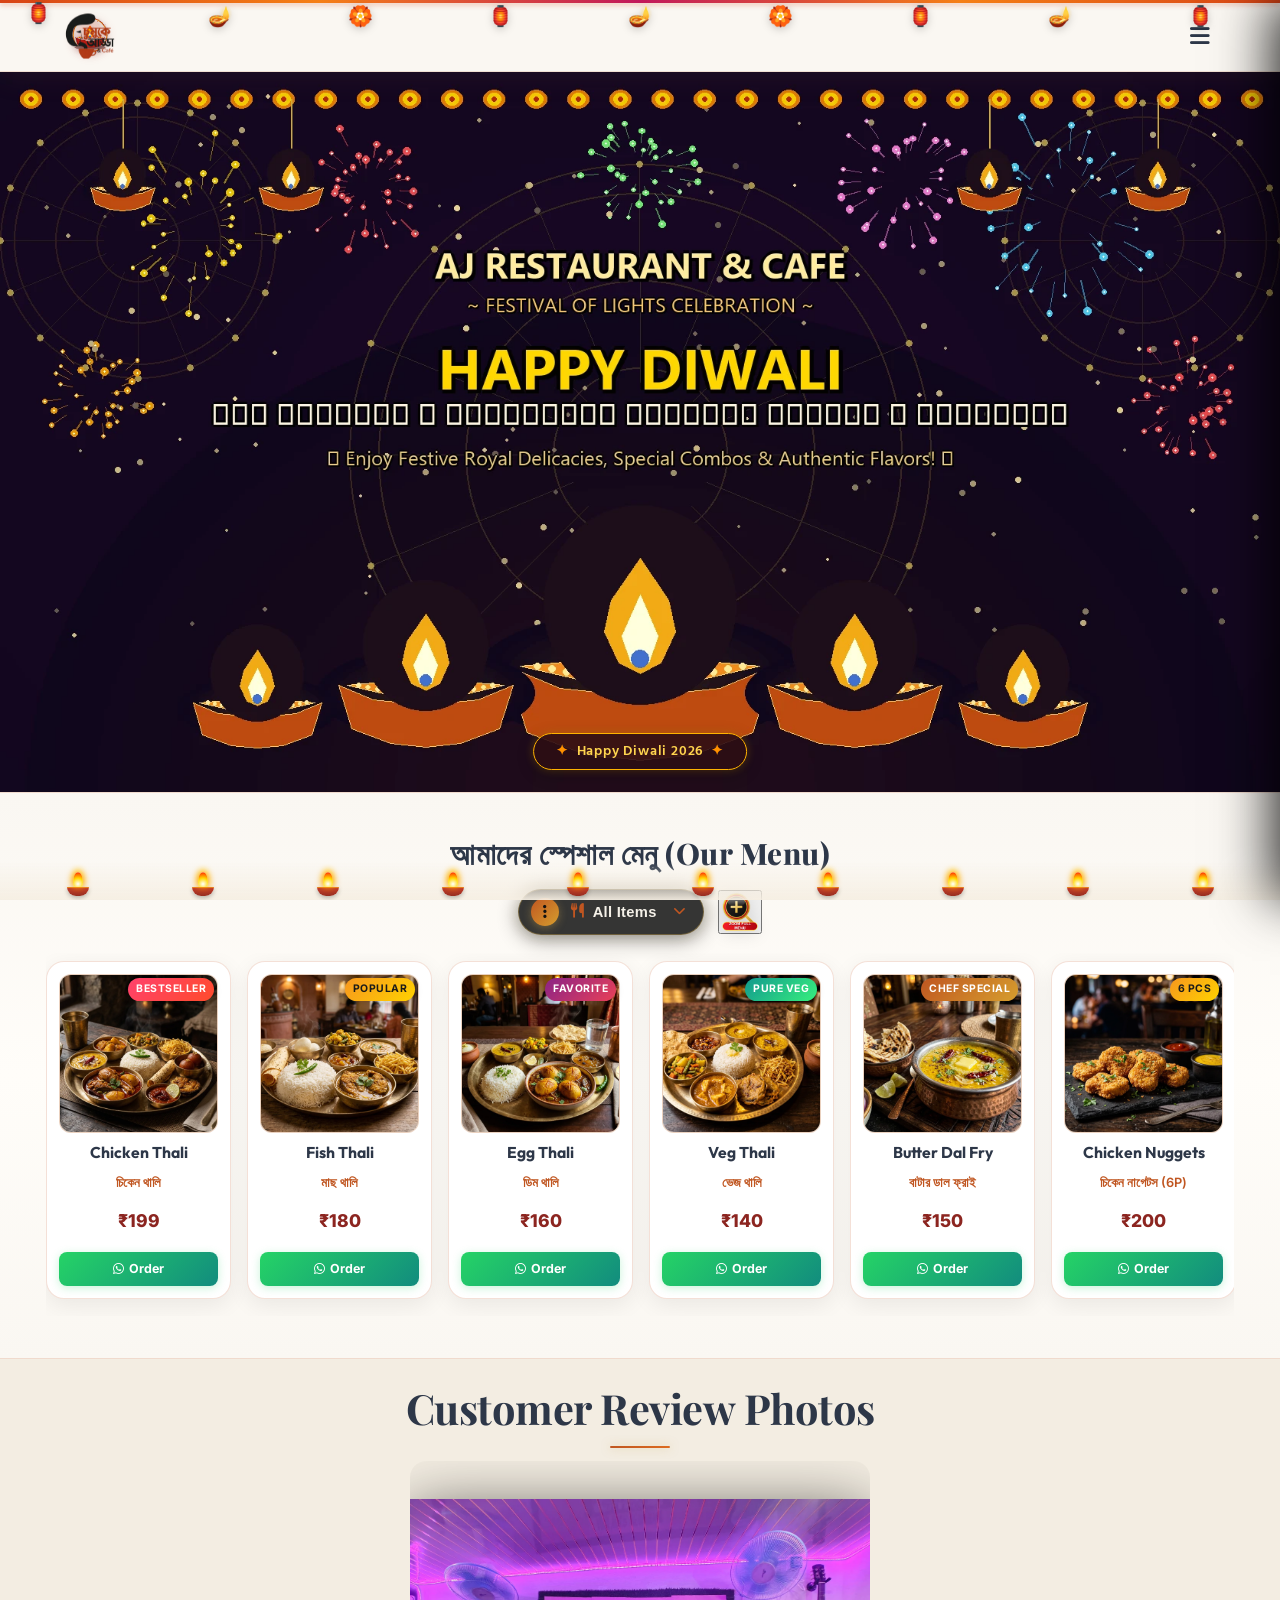
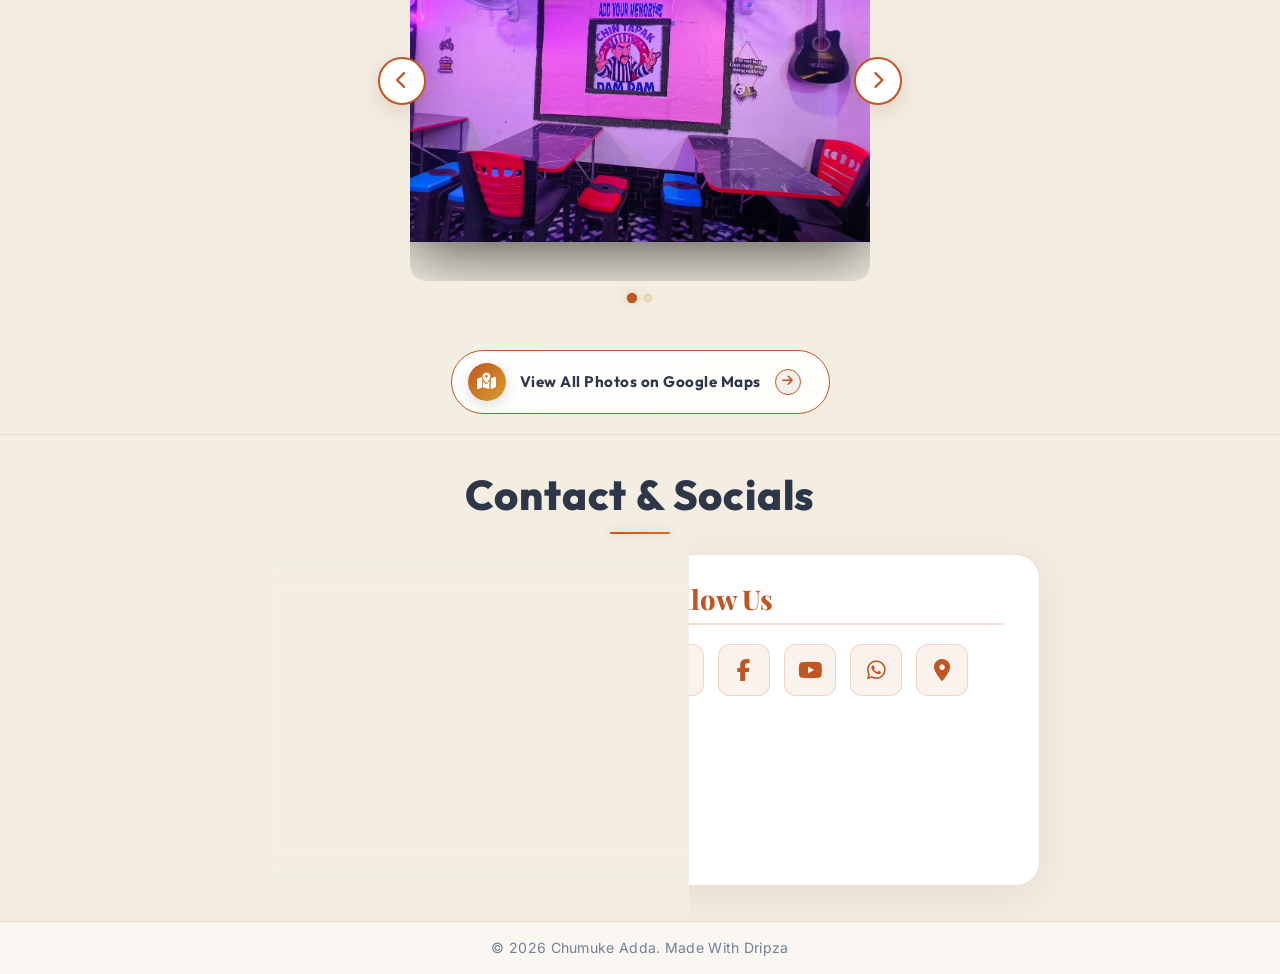
<file: index.html>
﻿<!DOCTYPE html>
<html lang="bn">
<head>
    <meta charset="UTF-8">
    <meta name="viewport" content="width=device-width, initial-scale=1.0">
    <title>Chumuke Adda</title>
    <link rel="icon" type="image/png" href="assets/chumuke_adda_logo.webp">
    <link href="https://fonts.googleapis.com/css2?family=Playfair+Display:wght@400;600;700;800&family=Outfit:wght@300;400;600;800&family=Inter:wght@300;400;500;600&family=Hind+Siliguri:wght@400;600;700&display=swap" rel="stylesheet">
    <link rel="stylesheet" href="https://cdnjs.cloudflare.com/ajax/libs/font-awesome/6.4.0/css/all.min.css">
    <link rel="stylesheet" href="styles.css?v=1.3">
</head>
<body class="no-scroll diwali-theme">
    <!-- Preloader Screen -->
    <div id="preloader">
        <div class="preloader-content">
            <div class="preloader-diya-glow">🪔</div>
            <h1 class="preloader-title">Welcome to <br><span class="highlight">Chumuke Adda</span></h1>
            <div class="preloader-loader">
                <div class="loader-bar"></div>
            </div>
        </div>
    </div>
    <!-- Navbar -->
        <!-- Hanging Decorative Diwali Toran & Lanterns -->
    <div class="diwali-hanging-toran" aria-hidden="true">
        <div class="toran-string"></div>
        <div class="toran-items">
            <span class="toran-lantern tl1">🏮</span>
            <span class="toran-diya td1">🪔</span>
            <span class="toran-flower tf1">🏵️</span>
            <span class="toran-lantern tl2">🏮</span>
            <span class="toran-diya td2">🪔</span>
            <span class="toran-flower tf2">🏵️</span>
            <span class="toran-lantern tl3">🏮</span>
            <span class="toran-diya td3">🪔</span>
            <span class="toran-lantern tl4">🏮</span>
        </div>
    </div>
    <nav class="navbar">
        <div class="logo-container">
            <img src="assets/chumuke_adda_logo.webp" alt="Chumuke Adda Logo" class="logo-brand-img">
            <div class="logo-text-wrapper">
                <span class="animated-football-header" title="Diwali Celebration">
                    <img src="assets/diwali_run_icon.webp" alt="Mahalaya Run Icon" style="object-fit: contain; filter: drop-shadow(0 2px 5px rgba(183, 28, 28, 0.4)) drop-shadow(0 1px 2px rgba(0, 0, 0, 0.25));">
                </span>
                <span class="logo-text">Chumuke Adda</span>
            </div>
        </div>
        <span class="rath-yatra-header-text diwali-header-text">✨ শুভ দীপাবলি ও কালীপূজা 🪔</span>
        <ul class="nav-links">
            <li><a href="#home">Home</a></li>
            <li><a href="#menu">Menu</a></li>
            <li><a href="#reviews">Reviews</a></li>
            <li><a href="#contact">Contact</a></li>
        </ul>
        <div class="navbar-actions">
            <div class="hamburger">
                <i class="fas fa-bars"></i>
            </div>
        </div>
    </nav>

    <!-- Hero Section -->
    <section id="home" class="hero">
        <div class="hero-bg banner-box">
            <img src="assets/diwali_greeting_banner.webp" alt="Happy Diwali Festival Banner" class="active">
            <img src="assets/hero_banner_1.webp" alt="Chumuke Adda Banner 1">
            <img src="assets/hero_banner_2.webp" alt="Chumuke Adda Banner 2">
            <img src="assets/hero_banner_3.webp" alt="Chumuke Adda Banner 3">
            <div class="overlay"></div>
        </div>
        <!-- Interactive Diwali Fireworks Canvas Overlay -->
        <canvas id="diwali-fireworks-canvas"></canvas>
        <div class="hero-diwali-badge">
            <span class="sparkle-star">✦</span> Happy Diwali 2026 <span class="sparkle-star">✦</span>
        </div>
        <!-- Click/Hover Zones for Banner Control -->
        <div class="hero-nav-zone left-zone" title="Previous Image"></div>
        <div class="hero-nav-zone right-zone" title="Next Image"></div>
    </section>

                <!-- Digital Restaurant Menu Section -->
    <section id="menu" class="main-menu-section">
        <div class="menu-header-wrapper">
            <div class="menu-eyebrow-container">
                <span class="menu-eyebrow">আমাদের স্পেশাল মেনু (Our Menu)</span>
            </div>
        </div>

        <!-- Menu Category Filter Tabs -->
                <!-- Menu Category Filter Dropdown (Three-Dot Filter Menu) -->
        <!-- Menu Filter and Zoom Controls Row -->
        <div class="menu-filter-controls-row">
            <div class="menu-filter-dropdown-wrapper" id="main-menu-filter-dropdown-wrapper">
            <button type="button" class="menu-filter-dots-btn" id="main-menu-filter-dots-btn" aria-expanded="false" aria-haspopup="true" title="Filter Menu">
                <span class="three-dots-icon-box">
                    <i class="fas fa-ellipsis-v"></i>
                </span>
                <span class="current-filter-label" id="main-current-filter-label">
                    <i class="fas fa-utensils"></i>
                    <span>All Items</span>
                </span>
                <i class="fas fa-chevron-down filter-dropdown-arrow"></i>
            </button>

            <!-- Dropdown List of Category Filter Options -->
            <div class="menu-filter-dropdown-menu" id="main-menu-filter-dropdown-menu">
                <div class="menu-filter-dropdown-header">
                    <span><i class="fas fa-filter"></i> Filter Category</span>
                </div>
                <div class="menu-filter-dropdown-list">
                    <button type="button" class="menu-tab-btn active" data-category="all">
                        <span class="tab-btn-content">
                            <i class="fas fa-utensils tab-icon"></i>
                            <span class="tab-title">All Items</span>
                        </span>
                        <i class="fas fa-check active-indicator-icon"></i>
                    </button>
                    <button type="button" class="menu-tab-btn" data-category="thali">
                        <span class="tab-btn-content">
                            <i class="fas fa-bowl-rice tab-icon"></i>
                            <span class="tab-title">Bengali Thali</span>
                        </span>
                        <i class="fas fa-check active-indicator-icon"></i>
                    </button>
                    <button type="button" class="menu-tab-btn" data-category="snacks">
                        <span class="tab-btn-content">
                            <i class="fas fa-burger tab-icon"></i>
                            <span class="tab-title">Breakfast & Snacks</span>
                        </span>
                        <i class="fas fa-check active-indicator-icon"></i>
                    </button>
                    <button type="button" class="menu-tab-btn" data-category="beverages">
                        <span class="tab-btn-content">
                            <i class="fas fa-mug-hot tab-icon"></i>
                            <span class="tab-title">Tea & Coffee</span>
                        </span>
                        <i class="fas fa-check active-indicator-icon"></i>
                    </button>
                    <button type="button" class="menu-tab-btn" data-category="extras">
                        <span class="tab-btn-content">
                            <i class="fas fa-plate-wheat tab-icon"></i>
                            <span class="tab-title">Sides & Extras</span>
                        </span>
                        <i class="fas fa-check active-indicator-icon"></i>
                    </button>
                </div>
            </div>
        </div>

            <!-- Zoom Full Menu Button on Right Side of Filter -->
            <button type="button" class="menu-zoom-img-btn" id="open-full-menu-modal-btn" title="Open Complete Menu Card (সম্পূর্ণ মেনু)">
                    <img src="assets/zoom_full_menu_icon.webp" alt="Zoom Full Menu" class="zoom-full-menu-img">
                </button>
        </div>
        

        <!-- Menu Cards Horizontal Side-Scroll Wrapper -->
        <div class="main-menu-scroll-wrapper">
            <div class="main-menu-scroll-track" id="main-restaurant-menu-scroll">
                
                <!-- 1. Chicken Thali -->
                <div class="food-menu-card" data-category="thali">
                    <div class="food-card-badge bestseller">Bestseller</div>
                    <div class="food-card-img-box">
                        <img src="assets/menu_chicken_thali.webp" alt="Chicken Thali" loading="lazy">
                    </div>
                    <div class="food-card-body">
                        <h3 class="food-title">Chicken Thali</h3>
                        <span class="bengali-title">চিকেন থালি</span>
                        <span class="food-price">₹199</span>
                        <a href="https://wa.me/917432897195?text=Hi%20Chumuke%20Adda,%20I%20want%20to%20order%20Chicken%20Thali%20(₹199)" target="_blank" class="food-order-btn">
                            <i class="fab fa-whatsapp"></i> Order
                        </a>
                    </div>
                </div>

                <!-- 2. Fish Thali -->
                <div class="food-menu-card" data-category="thali">
                    <div class="food-card-badge popular">Popular</div>
                    <div class="food-card-img-box">
                        <img src="assets/menu_fish_thali.webp" alt="Fish Thali" loading="lazy">
                    </div>
                    <div class="food-card-body">
                        <h3 class="food-title">Fish Thali</h3>
                        <span class="bengali-title">মাছ থালি</span>
                        <span class="food-price">₹180</span>
                        <a href="https://wa.me/917432897195?text=Hi%20Chumuke%20Adda,%20I%20want%20to%20order%20Fish%20Thali%20(₹180)" target="_blank" class="food-order-btn">
                            <i class="fab fa-whatsapp"></i> Order
                        </a>
                    </div>
                </div>

                <!-- 3. Egg Thali -->
                <div class="food-menu-card" data-category="thali">
                    <div class="food-card-badge special">Favorite</div>
                    <div class="food-card-img-box">
                        <img src="assets/menu_egg_thali.webp" alt="Egg Thali" loading="lazy">
                    </div>
                    <div class="food-card-body">
                        <h3 class="food-title">Egg Thali</h3>
                        <span class="bengali-title">ডিম থালি</span>
                        <span class="food-price">₹160</span>
                        <a href="https://wa.me/917432897195?text=Hi%20Chumuke%20Adda,%20I%20want%20to%20order%20Egg%20Thali%20(₹160)" target="_blank" class="food-order-btn">
                            <i class="fab fa-whatsapp"></i> Order
                        </a>
                    </div>
                </div>

                <!-- 4. Veg Thali -->
                <div class="food-menu-card" data-category="thali">
                    <div class="food-card-badge pure-veg">Pure Veg</div>
                    <div class="food-card-img-box">
                        <img src="assets/menu_veg_thali.webp" alt="Veg Thali" loading="lazy">
                    </div>
                    <div class="food-card-body">
                        <h3 class="food-title">Veg Thali</h3>
                        <span class="bengali-title">ভেজ থালি</span>
                        <span class="food-price">₹140</span>
                        <a href="https://wa.me/917432897195?text=Hi%20Chumuke%20Adda,%20I%20want%20to%20order%20Veg%20Thali%20(₹140)" target="_blank" class="food-order-btn">
                            <i class="fab fa-whatsapp"></i> Order
                        </a>
                    </div>
                </div>

                <!-- 5. Butter Dal Fry -->
                <div class="food-menu-card" data-category="extras">
                    <div class="food-card-badge chef">Chef Special</div>
                    <div class="food-card-img-box">
                        <img src="assets/menu_butter_dal_fry.webp" alt="Butter Dal Fry" loading="lazy">
                    </div>
                    <div class="food-card-body">
                        <h3 class="food-title">Butter Dal Fry</h3>
                        <span class="bengali-title">বাটার ডাল ফ্রাই</span>
                        <span class="food-price">₹150</span>
                        <a href="https://wa.me/917432897195?text=Hi%20Chumuke%20Adda,%20I%20want%20to%20order%20Butter%20Dal%20Fry%20(₹150)" target="_blank" class="food-order-btn">
                            <i class="fab fa-whatsapp"></i> Order
                        </a>
                    </div>
                </div>

                <!-- 6. Chicken Nuggets -->
                <div class="food-menu-card" data-category="snacks">
                    <div class="food-card-badge popular">6 Pcs</div>
                    <div class="food-card-img-box">
                        <img src="assets/menu_chicken_nuggets.webp" alt="Chicken Nuggets" loading="lazy">
                    </div>
                    <div class="food-card-body">
                        <h3 class="food-title">Chicken Nuggets</h3>
                        <span class="bengali-title">চিকেন নাগেটস (6P)</span>
                        <span class="food-price">₹200</span>
                        <a href="https://wa.me/917432897195?text=Hi%20Chumuke%20Adda,%20I%20want%20to%20order%20Chicken%20Nuggets%20(₹200)" target="_blank" class="food-order-btn">
                            <i class="fab fa-whatsapp"></i> Order
                        </a>
                    </div>
                </div>

                <!-- 7. Aloo Tikki -->
                <div class="food-menu-card" data-category="snacks">
                    <div class="food-card-badge pure-veg">Big Size</div>
                    <div class="food-card-img-box">
                        <img src="assets/menu_aloo_tikki.webp" alt="Aloo Tikki Big Size" loading="lazy">
                    </div>
                    <div class="food-card-body">
                        <h3 class="food-title">Aloo Tikki 6P</h3>
                        <span class="bengali-title">আলু টিক্কি (6P)</span>
                        <span class="food-price">₹180</span>
                        <a href="https://wa.me/917432897195?text=Hi%20Chumuke%20Adda,%20I%20want%20to%20order%20Aloo%20Tikki%20(₹180)" target="_blank" class="food-order-btn">
                            <i class="fab fa-whatsapp"></i> Order
                        </a>
                    </div>
                </div>

                <!-- 8. Egg Maggie -->
                <div class="food-menu-card" data-category="snacks">
                    <div class="food-card-badge popular">Hot</div>
                    <div class="food-card-img-box">
                        <img src="assets/menu_egg_maggie.webp" alt="Egg Maggie" loading="lazy">
                    </div>
                    <div class="food-card-body">
                        <h3 class="food-title">Egg Maggie</h3>
                        <span class="bengali-title">এগ ম্যাগি</span>
                        <span class="food-price">₹80</span>
                        <a href="https://wa.me/917432897195?text=Hi%20Chumuke%20Adda,%20I%20want%20to%20order%20Egg%20Maggie%20(₹80)" target="_blank" class="food-order-btn">
                            <i class="fab fa-whatsapp"></i> Order
                        </a>
                    </div>
                </div>

                <!-- 9. Veg Maggie -->
                <div class="food-menu-card" data-category="snacks">
                    <div class="food-card-badge pure-veg">Veg</div>
                    <div class="food-card-img-box">
                        <img src="assets/menu_egg_maggie.webp" alt="Veg Maggie" loading="lazy">
                    </div>
                    <div class="food-card-body">
                        <h3 class="food-title">Veg Maggie</h3>
                        <span class="bengali-title">ভেজ ম্যাগি</span>
                        <span class="food-price">₹60</span>
                        <a href="https://wa.me/917432897195?text=Hi%20Chumuke%20Adda,%20I%20want%20to%20order%20Veg%20Maggie%20(₹60)" target="_blank" class="food-order-btn">
                            <i class="fab fa-whatsapp"></i> Order
                        </a>
                    </div>
                </div>

                <!-- 10. Bread Omelette -->
                <div class="food-menu-card" data-category="snacks">
                    <div class="food-card-badge special">Breakfast</div>
                    <div class="food-card-img-box">
                        <img src="assets/menu6.webp" alt="Bread Omelette Jam Butter" loading="lazy">
                    </div>
                    <div class="food-card-body">
                        <h3 class="food-title">Bread Omelette</h3>
                        <span class="bengali-title">ব্রেড ওমলেট / জ্যাম</span>
                        <span class="food-price">₹60</span>
                        <a href="https://wa.me/917432897195?text=Hi%20Chumuke%20Adda,%20I%20want%20to%20order%20Bread%20Omelette%20(₹60)" target="_blank" class="food-order-btn">
                            <i class="fab fa-whatsapp"></i> Order
                        </a>
                    </div>
                </div>

                <!-- 11. Chai & Coffee -->
                <div class="food-menu-card" data-category="beverages">
                    <div class="food-card-badge special">Hot</div>
                    <div class="food-card-img-box">
                        <img src="assets/menu_tea_coffee.webp" alt="Coffee" loading="lazy">
                    </div>
                    <div class="food-card-body">
                        <h3 class="food-title">Milk / Black Coffee</h3>
                        <span class="bengali-title">কফি (Min 2 Cup)</span>
                        <span class="food-price">₹50</span>
                        <a href="https://wa.me/917432897195?text=Hi%20Chumuke%20Adda,%20I%20want%20to%20order%20Coffee" target="_blank" class="food-order-btn">
                            <i class="fab fa-whatsapp"></i> Order
                        </a>
                    </div>
                </div>

                <!-- 12. Milk / Black Tea -->
                <div class="food-menu-card" data-category="beverages">
                    <div class="food-card-badge bestseller">Chai</div>
                    <div class="food-card-img-box">
                        <img src="assets/menu_tea_coffee.webp" alt="Tea" loading="lazy">
                    </div>
                    <div class="food-card-body">
                        <h3 class="food-title">Black / Milk Tea</h3>
                        <span class="bengali-title">চা (Min 2 Cup)</span>
                        <span class="food-price">₹25</span>
                        <a href="https://wa.me/917432897195?text=Hi%20Chumuke%20Adda,%20I%20want%20to%20order%20Tea" target="_blank" class="food-order-btn">
                            <i class="fab fa-whatsapp"></i> Order
                        </a>
                    </div>
                </div>

                <!-- 13. Green Tea -->
                <div class="food-menu-card" data-category="beverages">
                    <div class="food-card-badge pure-veg">Healthy</div>
                    <div class="food-card-img-box">
                        <img src="assets/menu_tea_coffee.webp" alt="Green Tea" loading="lazy">
                    </div>
                    <div class="food-card-body">
                        <h3 class="food-title">Green Tea</h3>
                        <span class="bengali-title">গ্রিন টি (Min 2 Cup)</span>
                        <span class="food-price">₹40</span>
                        <a href="https://wa.me/917432897195?text=Hi%20Chumuke%20Adda,%20I%20want%20to%20order%20Green%20Tea" target="_blank" class="food-order-btn">
                            <i class="fab fa-whatsapp"></i> Order
                        </a>
                    </div>
                </div>

                <!-- 14. Extra Chicken 4P -->
                <div class="food-menu-card" data-category="extras">
                    <div class="food-card-badge popular">4 Pcs</div>
                    <div class="food-card-img-box">
                        <img src="assets/menu_chicken_thali.webp" alt="Extra Chicken" loading="lazy">
                    </div>
                    <div class="food-card-body">
                        <h3 class="food-title">Extra Chicken (4P)</h3>
                        <span class="bengali-title">চিকেন কারি (4P)</span>
                        <span class="food-price">₹180</span>
                        <a href="https://wa.me/917432897195?text=Hi%20Chumuke%20Adda,%20I%20want%20to%20order%20Extra%20Chicken%204P%20(₹180)" target="_blank" class="food-order-btn">
                            <i class="fab fa-whatsapp"></i> Order
                        </a>
                    </div>
                </div>

                <!-- 15. Extra Mutton 1P -->
                <div class="food-menu-card" data-category="extras">
                    <div class="food-card-badge special">Special</div>
                    <div class="food-card-img-box">
                        <img src="assets/menu3.webp" alt="Extra Mutton" loading="lazy">
                    </div>
                    <div class="food-card-body">
                        <h3 class="food-title">Extra Mutton (1P)</h3>
                        <span class="bengali-title">মটন (স্পেশাল অর্ডার)</span>
                        <span class="food-price">₹80</span>
                        <a href="https://wa.me/917432897195?text=Hi%20Chumuke%20Adda,%20I%20want%20to%20order%20Extra%20Mutton%20(₹80)" target="_blank" class="food-order-btn">
                            <i class="fab fa-whatsapp"></i> Order
                        </a>
                    </div>
                </div>

                <!-- 16. Extra Fish 1P -->
                <div class="food-menu-card" data-category="extras">
                    <div class="food-card-badge popular">1 Pc</div>
                    <div class="food-card-img-box">
                        <img src="assets/menu_fish_thali.webp" alt="Extra Fish" loading="lazy">
                    </div>
                    <div class="food-card-body">
                        <h3 class="food-title">Extra Fish (1P)</h3>
                        <span class="bengali-title">মাছ ১ পিস</span>
                        <span class="food-price">₹80</span>
                        <a href="https://wa.me/917432897195?text=Hi%20Chumuke%20Adda,%20I%20want%20to%20order%20Extra%20Fish%20(₹80)" target="_blank" class="food-order-btn">
                            <i class="fab fa-whatsapp"></i> Order
                        </a>
                    </div>
                </div>

                <!-- 17. Green Salad -->
                <div class="food-menu-card" data-category="extras">
                    <div class="food-card-badge pure-veg">Fresh</div>
                    <div class="food-card-img-box">
                        <img src="assets/menu_veg_thali.webp" alt="Green Salad" loading="lazy">
                    </div>
                    <div class="food-card-body">
                        <h3 class="food-title">Green Salad</h3>
                        <span class="bengali-title">গ্রিন স্যালাড</span>
                        <span class="food-price">₹100</span>
                        <a href="https://wa.me/917432897195?text=Hi%20Chumuke%20Adda,%20I%20want%20to%20order%20Green%20Salad%20(₹100)" target="_blank" class="food-order-btn">
                            <i class="fab fa-whatsapp"></i> Order
                        </a>
                    </div>
                </div>

                <!-- 18. Extra Egg (2P) -->
                <div class="food-menu-card" data-category="extras">
                    <div class="food-card-badge special">2 Pcs</div>
                    <div class="food-card-img-box">
                        <img src="assets/menu_egg_thali.webp" alt="Extra Egg 2P" loading="lazy">
                    </div>
                    <div class="food-card-body">
                        <h3 class="food-title">Extra Egg (2P)</h3>
                        <span class="bengali-title">ডিম (২ পিস)</span>
                        <span class="food-price">₹50</span>
                        <a href="https://wa.me/917432897195?text=Hi%20Chumuke%20Adda,%20I%20want%20to%20order%20Extra%20Egg%202P%20(₹50)" target="_blank" class="food-order-btn">
                            <i class="fab fa-whatsapp"></i> Order
                        </a>
                    </div>
                </div>

                <!-- 19. Extra Rice -->
                <div class="food-menu-card" data-category="extras">
                    <div class="food-card-badge popular">1 Plate</div>
                    <div class="food-card-img-box">
                        <img src="assets/menu_veg_thali.webp" alt="Extra Rice" loading="lazy">
                    </div>
                    <div class="food-card-body">
                        <h3 class="food-title">Extra Rice</h3>
                        <span class="bengali-title">এক্সট্রা ভাত</span>
                        <span class="food-price">₹50</span>
                        <a href="https://wa.me/917432897195?text=Hi%20Chumuke%20Adda,%20I%20want%20to%20order%20Extra%20Rice%20(₹50)" target="_blank" class="food-order-btn">
                            <i class="fab fa-whatsapp"></i> Order
                        </a>
                    </div>
                </div>

                <!-- 20. Extra Misti / Papad / Roti -->
                <div class="food-menu-card" data-category="extras">
                    <div class="food-card-badge pure-veg">Per Pc</div>
                    <div class="food-card-img-box">
                        <img src="assets/menu2.webp" alt="Extra Misti Papad Roti" loading="lazy">
                    </div>
                    <div class="food-card-body">
                        <h3 class="food-title">Extra Misti / Papad / Roti</h3>
                        <span class="bengali-title">মিষ্টি / পাঁপড় / রুটি</span>
                        <span class="food-price">₹10</span>
                        <a href="https://wa.me/917432897195?text=Hi%20Chumuke%20Adda,%20I%20want%20to%20order%20Extra%20Misti%20Papad%20Roti%20(₹10)" target="_blank" class="food-order-btn">
                            <i class="fab fa-whatsapp"></i> Order
                        </a>
                    </div>
                </div>

                <!-- 21. Extra Sabji / Dal / Vaji -->
                <div class="food-menu-card" data-category="extras">
                    <div class="food-card-badge pure-veg">Side Bowl</div>
                    <div class="food-card-img-box">
                        <img src="assets/menu_butter_dal_fry.webp" alt="Extra Sabji Dal Vaji" loading="lazy">
                    </div>
                    <div class="food-card-body">
                        <h3 class="food-title">Extra Sabji / Dal / Vaji</h3>
                        <span class="bengali-title">সবজি / ডাল / ভাজি</span>
                        <span class="food-price">₹30</span>
                        <a href="https://wa.me/917432897195?text=Hi%20Chumuke%20Adda,%20I%20want%20to%20order%20Extra%20Sabji%20Dal%20Vaji%20(₹30)" target="_blank" class="food-order-btn">
                            <i class="fab fa-whatsapp"></i> Order
                        </a>
                    </div>
                </div>

                <!-- 18. Water Bottle -->
                <div class="food-menu-card" data-category="beverages">
                    <div class="food-card-badge pure-veg">Mineral</div>
                    <div class="food-card-img-box">
                        <img src="assets/menu5.webp" alt="Water Bottle" loading="lazy">
                    </div>
                    <div class="food-card-body">
                        <h3 class="food-title">Water Bottle</h3>
                        <span class="bengali-title">জল 1L / 2L</span>
                        <span class="food-price">₹20 / ₹30</span>
                        <a href="https://wa.me/917432897195?text=Hi%20Chumuke%20Adda,%20I%20want%20to%20order%20Water%20Bottle" target="_blank" class="food-order-btn">
                            <i class="fab fa-whatsapp"></i> Order
                        </a>
                    </div>
                </div>

            </div>
        </div>
    </section>

    <!-- Reviews Section (Photo Gallery) -->
    <section id="reviews" class="reviews-section">
        <h2 class="section-title">Customer Review Photos</h2>
        <div class="reviews-slider-container">
            <div class="reviews-slider">
                <div class="review-slide active">
                    <img src="assets/customer_review_1.webp" alt="Customer Review 1">
                </div>
                <div class="review-slide">
                    <img src="assets/customer_review_2.webp" alt="Customer Review 2">
                </div>
            </div>
            
            <!-- Slider Controls -->
            <button class="slider-btn prev-btn"><i class="fas fa-chevron-left"></i></button>
            <button class="slider-btn next-btn"><i class="fas fa-chevron-right"></i></button>
            
            <!-- Slider Dots -->
            <div class="slider-dots">
                <span class="dot active" data-index="0"></span>
                <span class="dot" data-index="1"></span>
            </div>
        </div>
        <div style="text-align: center; margin-top: 3rem;">
            <div class="reviews-cta-wrapper">
            <a href="https://maps.app.goo.gl/Szn18ThjXPSMj12R8" target="_blank" class="modern-maps-btn" title="Open Google Maps Gallery">
                <span class="maps-icon-badge"><i class="fas fa-map-marked-alt"></i></span>
                <span class="maps-btn-text">View All Photos on Google Maps</span>
                <span class="maps-arrow-circle"><i class="fas fa-arrow-right"></i></span>
            </a>
        </div>
        </div>
    </section>

    <!-- Contact & Footer -->
    <section id="contact" class="contact-section">
        <h2 class="section-title">Contact & Socials</h2>
        <div class="contact-container glassmorphism">
            <div class="contact-info">
                <h2>Visit Us</h2>
                <div class="info-item">
                    <a href="https://maps.app.goo.gl/DJ6kk2fHjK8gkijg8" target="_blank" style="color: inherit; text-decoration: none; display: flex; align-items: center; gap: 15px;">
                        <i class="fas fa-map-marker-alt"></i>
                        <p>Vidyanagar VIDYANAGAR, opposite BAR, Nabadwip, Manganpur, West Bengal 713513</p>
                    </a>
                </div>
                <div class="info-item">
                    <a href="tel:+917432897195" style="color: inherit; text-decoration: none; display: flex; align-items: center; gap: 15px;">
                        <i class="fas fa-phone-alt"></i>
                        <p>+91 7432897195</p>
                    </a>
                </div>
                <div class="info-item">
                    <a href="mailto:chumukeadda@gmail.com" style="color: inherit; text-decoration: none; display: flex; align-items: center; gap: 15px;">
                        <i class="fas fa-envelope"></i>
                        <p>chumukeadda@gmail.com</p>
                    </a>
                </div>
            </div>
            <div class="social-links">
                <h2>Follow Us</h2>
                <div class="social-icons">
                    <a href="#" class="social-icon"><i class="fab fa-instagram"></i></a>
                    <a href="#" class="social-icon"><i class="fab fa-facebook-f"></i></a>
                    <a href="#" class="social-icon"><i class="fab fa-youtube"></i></a>
                    <a href="https://wa.me/917432897195" target="_blank" class="social-icon" title="Chat on WhatsApp"><i class="fab fa-whatsapp"></i></a>
                    <a href="https://maps.app.goo.gl/DJ6kk2fHjK8gkijg8" target="_blank" class="social-icon" title="View Location"><i class="fas fa-map-marker-alt"></i></a>
                </div>
            </div>
        </div>
    </section>

    <footer>
        <p>&copy; 2026 Chumuke Adda. Made With Dripza</p>
    </footer>



    <!-- Full Menu Interactive Modal -->
    <div class="full-menu-modal" id="full-menu-modal" aria-hidden="true">
        <div class="full-menu-modal-overlay" id="full-menu-modal-overlay"></div>
        <div class="full-menu-modal-container">
            <!-- Modal Sticky Top Header Container (Header + Hero Title + Search + Category Tabs) -->
            <div class="full-menu-modal-top-section">
                <!-- Modal Header -->
                <div class="full-menu-modal-header">
                    <div class="full-menu-modal-header-left">
                        <button class="menu-modal-close-btn" id="close-full-menu-modal-btn" aria-label="Close Full Menu">
                            <i class="fas fa-arrow-left"></i> <span>Back</span>
                        </button>
                        <div class="full-menu-modal-title">
                            Chumuke Adda
                        </div>
                    </div>
                    <div class="full-menu-modal-header-right">
                        <a href="#modal-order-timings" class="menu-modal-timing-btn" id="modal-timing-btn" title="Order Timings">
                            <i class="fas fa-clock"></i> <span>Timings</span>
                        </a>
                        <a href="tel:917432897195" class="menu-modal-call-btn">
                            <i class="fas fa-phone-alt"></i> <span>917432897195</span>
                        </a>
                        <button class="menu-modal-close-icon-btn" id="close-full-menu-icon-btn" aria-label="Close">
                            <i class="fas fa-times"></i>
                        </button>
                    </div>
                </div>

                <!-- Modal Hero Header -->
                <div class="full-menu-hero">
                    <h1>Complete Menu Card <span class="bengali-heading">আমাদের সম্পূর্ণ ডিজিটাল মেনু</span></h1>
                </div>

                <!-- Search Bar & Category Filter Tabs -->
                <div class="menu-control-bar">
                    

                    <!-- Modal Category Filter Dropdown (Three-Dot Filter Menu) -->
                    <div class="menu-filter-dropdown-wrapper" id="modal-menu-filter-dropdown-wrapper">
            <button type="button" class="menu-filter-dots-btn" id="modal-menu-filter-dots-btn" aria-expanded="false" aria-haspopup="true" title="Filter Menu">
                <span class="three-dots-icon-box">
                    <i class="fas fa-ellipsis-v"></i>
                </span>
                <span class="current-filter-label" id="modal-current-filter-label">
                    <i class="fas fa-utensils"></i>
                    <span>All Items</span>
                </span>
                <i class="fas fa-chevron-down filter-dropdown-arrow"></i>
            </button>

            <!-- Dropdown List of Category Filter Options -->
            <div class="menu-filter-dropdown-menu" id="modal-menu-filter-dropdown-menu">
                <div class="menu-filter-dropdown-header">
                    <span><i class="fas fa-filter"></i> Filter Category</span>
                </div>
                <div class="menu-filter-dropdown-list">
                    <button type="button" class="menu-tab-btn active" data-category="all">
                        <span class="tab-btn-content">
                            <i class="fas fa-utensils tab-icon"></i>
                            <span class="tab-title">All Items</span>
                        </span>
                        <i class="fas fa-check active-indicator-icon"></i>
                    </button>
                    <button type="button" class="menu-tab-btn" data-category="thali">
                        <span class="tab-btn-content">
                            <i class="fas fa-bowl-rice tab-icon"></i>
                            <span class="tab-title">Bengali Thali</span>
                        </span>
                        <i class="fas fa-check active-indicator-icon"></i>
                    </button>
                    <button type="button" class="menu-tab-btn" data-category="snacks">
                        <span class="tab-btn-content">
                            <i class="fas fa-burger tab-icon"></i>
                            <span class="tab-title">Breakfast & Snacks</span>
                        </span>
                        <i class="fas fa-check active-indicator-icon"></i>
                    </button>
                    <button type="button" class="menu-tab-btn" data-category="beverages">
                        <span class="tab-btn-content">
                            <i class="fas fa-mug-hot tab-icon"></i>
                            <span class="tab-title">Tea & Coffee</span>
                        </span>
                        <i class="fas fa-check active-indicator-icon"></i>
                    </button>
                    <button type="button" class="menu-tab-btn" data-category="extras">
                        <span class="tab-btn-content">
                            <i class="fas fa-plate-wheat tab-icon"></i>
                            <span class="tab-title">Sides & Extras</span>
                        </span>
                        <i class="fas fa-check active-indicator-icon"></i>
                    </button>
                </div>
            </div>
                </div>

                    <div class="search-box-wrapper">
                        <i class="fas fa-search"></i>
                        <input type="text" id="modal-menu-search-input" placeholder="খাবারের নাম লিখে খুঁজুন (Search dishes...)" autocomplete="off" enterkeyhint="search">
                        <button type="button" id="modal-menu-search-clear" class="search-clear-btn" aria-label="Clear search" title="à¦®à§à¦›à§‡ à¦«à§‡à¦²à§à¦¨ (Clear)">
                            <i class="fas fa-times"></i>
                        </button>
                    </div>
            </div>
            </div>

            <div class="full-menu-modal-body">
                <!-- Complete Menu Card Grid -->
                <div class="compact-menu-grid-container">
                    <div class="compact-grid" id="modal-full-menu-grid">

                        <!-- 1. Chicken Thali -->
                        <div class="food-menu-card" data-category="thali" data-keywords="chicken thali murgi murgir mangsho rice dal sabji thali">
                            <div class="food-card-badge bestseller">Bestseller</div>
                            <div class="food-card-img-box">
                                <img src="assets/menu_chicken_thali.webp" alt="Chicken Thali" loading="lazy">
                            </div>
                            <div class="food-card-body">
                                <h3 class="food-title">Chicken Thali</h3>
                                <span class="bengali-title">চিকেন থালি</span>
                                <span class="food-price">₹199</span>
                                <a href="https://wa.me/917432897195?text=Hi%20Chumuke%20Adda,%20I%20want%20to%20order%20Chicken%20Thali%20(₹199)" target="_blank" class="food-order-btn">
                                    <i class="fab fa-whatsapp"></i> Order
                                </a>
                            </div>
                        </div>

                        <!-- 2. Fish Thali -->
                        <div class="food-menu-card" data-category="thali" data-keywords="fish thali macher thali mach jhol rui katla rice dal thali">
                            <div class="food-card-badge popular">Popular</div>
                            <div class="food-card-img-box">
                                <img src="assets/menu_fish_thali.webp" alt="Fish Thali" loading="lazy">
                            </div>
                            <div class="food-card-body">
                                <h3 class="food-title">Fish Thali</h3>
                                <span class="bengali-title">মাছ থালি</span>
                                <span class="food-price">₹180</span>
                                <a href="https://wa.me/917432897195?text=Hi%20Chumuke%20Adda,%20I%20want%20to%20order%20Fish%20Thali%20(₹180)" target="_blank" class="food-order-btn">
                                    <i class="fab fa-whatsapp"></i> Order
                                </a>
                            </div>
                        </div>

                        <!-- 3. Egg Thali -->
                        <div class="food-menu-card" data-category="thali" data-keywords="egg thali dimer thali dim kosha rice dal thali">
                            <div class="food-card-badge special">Favorite</div>
                            <div class="food-card-img-box">
                                <img src="assets/menu_egg_thali.webp" alt="Egg Thali" loading="lazy">
                            </div>
                            <div class="food-card-body">
                                <h3 class="food-title">Egg Thali</h3>
                                <span class="bengali-title">ডিম থালি</span>
                                <span class="food-price">₹160</span>
                                <a href="https://wa.me/917432897195?text=Hi%20Chumuke%20Adda,%20I%20want%20to%20order%20Egg%20Thali%20(₹160)" target="_blank" class="food-order-btn">
                                    <i class="fab fa-whatsapp"></i> Order
                                </a>
                            </div>
                        </div>

                        <!-- 4. Veg Thali -->
                        <div class="food-menu-card" data-category="thali" data-keywords="veg thali niramish thali paneer dal sabji rice mishti doi">
                            <div class="food-card-badge pure-veg">Pure Veg</div>
                            <div class="food-card-img-box">
                                <img src="assets/menu_veg_thali.webp" alt="Veg Thali" loading="lazy">
                            </div>
                            <div class="food-card-body">
                                <h3 class="food-title">Veg Thali</h3>
                                <span class="bengali-title">ভেজ থালি</span>
                                <span class="food-price">₹140</span>
                                <a href="https://wa.me/917432897195?text=Hi%20Chumuke%20Adda,%20I%20want%20to%20order%20Veg%20Thali%20(₹140)" target="_blank" class="food-order-btn">
                                    <i class="fab fa-whatsapp"></i> Order
                                </a>
                            </div>
                        </div>

                        <!-- 5. Butter Dal Fry -->
                        <div class="food-menu-card" data-category="extras" data-keywords="butter dal fry yellow dal tadka veg">
                            <div class="food-card-badge chef">Chef Special</div>
                            <div class="food-card-img-box">
                                <img src="assets/menu_butter_dal_fry.webp" alt="Butter Dal Fry" loading="lazy">
                            </div>
                            <div class="food-card-body">
                                <h3 class="food-title">Butter Dal Fry</h3>
                                <span class="bengali-title">বাটার ডাল ফ্রাই</span>
                                <span class="food-price">₹150</span>
                                <a href="https://wa.me/917432897195?text=Hi%20Chumuke%20Adda,%20I%20want%20to%20order%20Butter%20Dal%20Fry%20(₹150)" target="_blank" class="food-order-btn">
                                    <i class="fab fa-whatsapp"></i> Order
                                </a>
                            </div>
                        </div>

                        <!-- 6. Chicken Nuggets (6P) -->
                        <div class="food-menu-card" data-category="snacks" data-keywords="chicken nuggets 6p fried snacks non-veg">
                            <div class="food-card-badge popular">6 Pcs</div>
                            <div class="food-card-img-box">
                                <img src="assets/menu_chicken_nuggets.webp" alt="Chicken Nuggets" loading="lazy">
                            </div>
                            <div class="food-card-body">
                                <h3 class="food-title">Chicken Nuggets</h3>
                                <span class="bengali-title">চিকেন নাগেটস (6P)</span>
                                <span class="food-price">₹200</span>
                                <a href="https://wa.me/917432897195?text=Hi%20Chumuke%20Adda,%20I%20want%20to%20order%20Chicken%20Nuggets%20(₹200)" target="_blank" class="food-order-btn">
                                    <i class="fab fa-whatsapp"></i> Order
                                </a>
                            </div>
                        </div>

                        <!-- 7. Aloo Tikki Big Size (6P) -->
                        <div class="food-menu-card" data-category="snacks" data-keywords="aloo tikki potato cutlet snacks big size veg">
                            <div class="food-card-badge pure-veg">Big Size</div>
                            <div class="food-card-img-box">
                                <img src="assets/menu_aloo_tikki.webp" alt="Aloo Tikki Big Size" loading="lazy">
                            </div>
                            <div class="food-card-body">
                                <h3 class="food-title">Aloo Tikki 6P</h3>
                                <span class="bengali-title">আলু টিক্কি (6P)</span>
                                <span class="food-price">₹180</span>
                                <a href="https://wa.me/917432897195?text=Hi%20Chumuke%20Adda,%20I%20want%20to%20order%20Aloo%20Tikki%20(₹180)" target="_blank" class="food-order-btn">
                                    <i class="fab fa-whatsapp"></i> Order
                                </a>
                            </div>
                        </div>

                        <!-- 8. Egg Maggie -->
                        <div class="food-menu-card" data-category="snacks" data-keywords="egg maggie noodles masala snacks">
                            <div class="food-card-badge popular">Hot</div>
                            <div class="food-card-img-box">
                                <img src="assets/menu_egg_maggie.webp" alt="Egg Maggie" loading="lazy">
                            </div>
                            <div class="food-card-body">
                                <h3 class="food-title">Egg Maggie</h3>
                                <span class="bengali-title">এগ ম্যাগি</span>
                                <span class="food-price">₹80</span>
                                <a href="https://wa.me/917432897195?text=Hi%20Chumuke%20Adda,%20I%20want%20to%20order%20Egg%20Maggie%20(₹80)" target="_blank" class="food-order-btn">
                                    <i class="fab fa-whatsapp"></i> Order
                                </a>
                            </div>
                        </div>

                        <!-- 9. Veg Maggie -->
                        <div class="food-menu-card" data-category="snacks" data-keywords="veg maggie masala noodles snacks vegetarian">
                            <div class="food-card-badge pure-veg">Veg</div>
                            <div class="food-card-img-box">
                                <img src="assets/menu_egg_maggie.webp" alt="Veg Maggie" loading="lazy">
                            </div>
                            <div class="food-card-body">
                                <h3 class="food-title">Veg Maggie</h3>
                                <span class="bengali-title">ভেজ ম্যাগি</span>
                                <span class="food-price">₹60</span>
                                <a href="https://wa.me/917432897195?text=Hi%20Chumuke%20Adda,%20I%20want%20to%20order%20Veg%20Maggie%20(₹60)" target="_blank" class="food-order-btn">
                                    <i class="fab fa-whatsapp"></i> Order
                                </a>
                            </div>
                        </div>

                        <!-- 10. Bread Omelette / Jam / Butter -->
                        <div class="food-menu-card" data-category="snacks" data-keywords="bread omelette jam butter breakfast toast egg">
                            <div class="food-card-badge special">Breakfast</div>
                            <div class="food-card-img-box">
                                <img src="assets/menu6.webp" alt="Bread Omelette Jam Butter" loading="lazy">
                            </div>
                            <div class="food-card-body">
                                <h3 class="food-title">Bread Omelette</h3>
                                <span class="bengali-title">ব্রেড ওমলেট / জ্যাম</span>
                                <span class="food-price">₹60</span>
                                <a href="https://wa.me/917432897195?text=Hi%20Chumuke%20Adda,%20I%20want%20to%20order%20Bread%20Omelette%20(₹60)" target="_blank" class="food-order-btn">
                                    <i class="fab fa-whatsapp"></i> Order
                                </a>
                            </div>
                        </div>

                        <!-- 11. Milk / Black Coffee -->
                        <div class="food-menu-card" data-category="beverages" data-keywords="coffee milk coffee black coffee hot drink beverages espresso">
                            <div class="food-card-badge special">Hot</div>
                            <div class="food-card-img-box">
                                <img src="assets/menu_tea_coffee.webp" alt="Milk and Black Coffee" loading="lazy">
                            </div>
                            <div class="food-card-body">
                                <h3 class="food-title">Milk / Black Coffee</h3>
                                <span class="bengali-title">কফি (Min 2 Cup)</span>
                                <span class="food-price">₹50</span>
                                <a href="https://wa.me/917432897195?text=Hi%20Chumuke%20Adda,%20I%20want%20to%20order%20Coffee" target="_blank" class="food-order-btn">
                                    <i class="fab fa-whatsapp"></i> Order
                                </a>
                            </div>
                        </div>

                        <!-- 12. Black / Milk Tea -->
                        <div class="food-menu-card" data-category="beverages" data-keywords="tea chai milk tea black tea masala chai beverage">
                            <div class="food-card-badge bestseller">Chai</div>
                            <div class="food-card-img-box">
                                <img src="assets/menu_tea_coffee.webp" alt="Black and Milk Tea" loading="lazy">
                            </div>
                            <div class="food-card-body">
                                <h3 class="food-title">Black / Milk Tea</h3>
                                <span class="bengali-title">চা (Min 2 Cup)</span>
                                <span class="food-price">₹25</span>
                                <a href="https://wa.me/917432897195?text=Hi%20Chumuke%20Adda,%20I%20want%20to%20order%20Tea" target="_blank" class="food-order-btn">
                                    <i class="fab fa-whatsapp"></i> Order
                                </a>
                            </div>
                        </div>

                        <!-- 13. Green Tea -->
                        <div class="food-menu-card" data-category="beverages" data-keywords="green tea healthy detox hot beverage">
                            <div class="food-card-badge pure-veg">Healthy</div>
                            <div class="food-card-img-box">
                                <img src="assets/menu_tea_coffee.webp" alt="Green Tea" loading="lazy">
                            </div>
                            <div class="food-card-body">
                                <h3 class="food-title">Green Tea</h3>
                                <span class="bengali-title">গ্রিন টি (Min 2 Cup)</span>
                                <span class="food-price">₹40</span>
                                <a href="https://wa.me/917432897195?text=Hi%20Chumuke%20Adda,%20I%20want%20to%20order%20Green%20Tea" target="_blank" class="food-order-btn">
                                    <i class="fab fa-whatsapp"></i> Order
                                </a>
                            </div>
                        </div>

                        <!-- 14. Extra Chicken (4P) -->
                        <div class="food-menu-card" data-category="extras" data-keywords="extra chicken 4p murgir mangsho chicken curry side non-veg">
                            <div class="food-card-badge popular">4 Pcs</div>
                            <div class="food-card-img-box">
                                <img src="assets/menu_chicken_thali.webp" alt="Extra Chicken 4P" loading="lazy">
                            </div>
                            <div class="food-card-body">
                                <h3 class="food-title">Extra Chicken (4P)</h3>
                                <span class="bengali-title">চিকেন কারি (4P)</span>
                                <span class="food-price">₹180</span>
                                <a href="https://wa.me/917432897195?text=Hi%20Chumuke%20Adda,%20I%20want%20to%20order%20Extra%20Chicken%204P%20(₹180)" target="_blank" class="food-order-btn">
                                    <i class="fab fa-whatsapp"></i> Order
                                </a>
                            </div>
                        </div>

                        <!-- 15. Extra Mutton (1P - Special Order) -->
                        <div class="food-menu-card" data-category="extras" data-keywords="extra mutton 1p khasi mangsho mutton kosha special non-veg">
                            <div class="food-card-badge special">Special</div>
                            <div class="food-card-img-box">
                                <img src="assets/menu3.webp" alt="Extra Mutton 1P" loading="lazy">
                            </div>
                            <div class="food-card-body">
                                <h3 class="food-title">Extra Mutton (1P)</h3>
                                <span class="bengali-title">মটন (স্পেশাল অর্ডার)</span>
                                <span class="food-price">₹80</span>
                                <a href="https://wa.me/917432897195?text=Hi%20Chumuke%20Adda,%20I%20want%20to%20order%20Extra%20Mutton%20(₹80)" target="_blank" class="food-order-btn">
                                    <i class="fab fa-whatsapp"></i> Order
                                </a>
                            </div>
                        </div>

                        <!-- 16. Extra Fish (1P) -->
                        <div class="food-menu-card" data-category="extras" data-keywords="extra fish 1p macher jhol rui katla side non-veg">
                            <div class="food-card-badge popular">1 Pc</div>
                            <div class="food-card-img-box">
                                <img src="assets/menu_fish_thali.webp" alt="Extra Fish 1P" loading="lazy">
                            </div>
                            <div class="food-card-body">
                                <h3 class="food-title">Extra Fish (1P)</h3>
                                <span class="bengali-title">মাছ ১ পিস</span>
                                <span class="food-price">₹80</span>
                                <a href="https://wa.me/917432897195?text=Hi%20Chumuke%20Adda,%20I%20want%20to%20order%20Extra%20Fish%20(₹80)" target="_blank" class="food-order-btn">
                                    <i class="fab fa-whatsapp"></i> Order
                                </a>
                            </div>
                        </div>

                        <!-- 17. Green Salad -->
                        <div class="food-menu-card" data-category="extras" data-keywords="green salad cucumber tomato onion lemon salad veg">
                            <div class="food-card-badge pure-veg">Fresh</div>
                            <div class="food-card-img-box">
                                <img src="assets/menu_veg_thali.webp" alt="Green Salad" loading="lazy">
                            </div>
                            <div class="food-card-body">
                                <h3 class="food-title">Green Salad</h3>
                                <span class="bengali-title">গ্রিন স্যালাড</span>
                                <span class="food-price">₹100</span>
                                <a href="https://wa.me/917432897195?text=Hi%20Chumuke%20Adda,%20I%20want%20to%20order%20Green%20Salad%20(₹100)" target="_blank" class="food-order-btn">
                                    <i class="fab fa-whatsapp"></i> Order
                                </a>
                            </div>
                        </div>

                        <!-- 18. Extra Egg (2P) -->
                        <div class="food-menu-card" data-category="extras" data-keywords="extra egg 2p dim egg curry side non-veg">
                            <div class="food-card-badge special">2 Pcs</div>
                            <div class="food-card-img-box">
                                <img src="assets/menu_egg_thali.webp" alt="Extra Egg 2P" loading="lazy">
                            </div>
                            <div class="food-card-body">
                                <h3 class="food-title">Extra Egg (2P)</h3>
                                <span class="bengali-title">ডিম (২ পিস)</span>
                                <span class="food-price">₹50</span>
                                <a href="https://wa.me/917432897195?text=Hi%20Chumuke%20Adda,%20I%20want%20to%20order%20Extra%20Egg%202P%20(₹50)" target="_blank" class="food-order-btn">
                                    <i class="fab fa-whatsapp"></i> Order
                                </a>
                            </div>
                        </div>

                        <!-- 19. Extra Rice -->
                        <div class="food-menu-card" data-category="extras" data-keywords="extra rice bhat rice portion veg side">
                            <div class="food-card-badge popular">1 Plate</div>
                            <div class="food-card-img-box">
                                <img src="assets/menu_veg_thali.webp" alt="Extra Rice" loading="lazy">
                            </div>
                            <div class="food-card-body">
                                <h3 class="food-title">Extra Rice</h3>
                                <span class="bengali-title">এক্সট্রা ভাত</span>
                                <span class="food-price">₹50</span>
                                <a href="https://wa.me/917432897195?text=Hi%20Chumuke%20Adda,%20I%20want%20to%20order%20Extra%20Rice%20(₹50)" target="_blank" class="food-order-btn">
                                    <i class="fab fa-whatsapp"></i> Order
                                </a>
                            </div>
                        </div>

                        <!-- 20. Extra Misti / Papad / Roti -->
                        <div class="food-menu-card" data-category="extras" data-keywords="extra misti papad roti sweet flatbread side">
                            <div class="food-card-badge pure-veg">Per Pc</div>
                            <div class="food-card-img-box">
                                <img src="assets/menu2.webp" alt="Extra Misti Papad Roti" loading="lazy">
                            </div>
                            <div class="food-card-body">
                                <h3 class="food-title">Extra Misti / Papad / Roti</h3>
                                <span class="bengali-title">মিষ্টি / পাঁপড় / রুটি</span>
                                <span class="food-price">₹10</span>
                                <a href="https://wa.me/917432897195?text=Hi%20Chumuke%20Adda,%20I%20want%20to%20order%20Extra%20Misti%20Papad%20Roti%20(₹10)" target="_blank" class="food-order-btn">
                                    <i class="fab fa-whatsapp"></i> Order
                                </a>
                            </div>
                        </div>

                        <!-- 21. Extra Sabji / Dal / Vaji -->
                        <div class="food-menu-card" data-category="extras" data-keywords="extra sabji dal vaji butter dal fry veg side">
                            <div class="food-card-badge pure-veg">Side Bowl</div>
                            <div class="food-card-img-box">
                                <img src="assets/menu_butter_dal_fry.webp" alt="Extra Sabji Dal Vaji" loading="lazy">
                            </div>
                            <div class="food-card-body">
                                <h3 class="food-title">Extra Sabji / Dal / Vaji</h3>
                                <span class="bengali-title">সবজি / ডাল / ভাজি</span>
                                <span class="food-price">₹30</span>
                                <a href="https://wa.me/917432897195?text=Hi%20Chumuke%20Adda,%20I%20want%20to%20order%20Extra%20Sabji%20Dal%20Vaji%20(₹30)" target="_blank" class="food-order-btn">
                                    <i class="fab fa-whatsapp"></i> Order
                                </a>
                            </div>
                        </div>

                        <!-- 22. Packaged Water Bottle (1L / 2L) -->
                        <div class="food-menu-card" data-category="beverages" data-keywords="water bottle 1l 2l mineral water drink">
                            <div class="food-card-badge pure-veg">Mineral</div>
                            <div class="food-card-img-box">
                                <img src="assets/menu5.webp" alt="Packaged Water Bottle" loading="lazy">
                            </div>
                            <div class="food-card-body">
                                <h3 class="food-title">Water Bottle</h3>
                                <span class="bengali-title">জল 1L / 2L</span>
                                <span class="food-price">₹20 / ₹30</span>
                                <a href="https://wa.me/917432897195?text=Hi%20Chumuke%20Adda,%20I%20want%20to%20order%20Water%20Bottle" target="_blank" class="food-order-btn">
                                    <i class="fab fa-whatsapp"></i> Order
                                </a>
                            </div>
                        </div>

                    </div>

                    <!-- No Results Fallback -->
                    <div id="modal-no-results-msg" style="display: none; text-align: center; padding: 40px 20px; color: #aaa;">
                        <i class="fas fa-search" style="font-size: 2.5rem; margin-bottom: 12px; display: block; color: var(--accent-gold);"></i>
                        <p>আপনার খোঁজা অনুযায়ী কোনো খাবার পাওয়া যায়নি। অন্য কিছু লিখে খুঁজুন।</p>
                    </div>
                </div>

                <!-- Order Timings Banner -->
                <div id="modal-order-timings" style="max-width: 1200px; margin: 35px auto 40px; padding: 0 15px;">
                    <div class="order-info-banner glassmorphism">
                        <div class="order-timing-card">
                            <div class="timing-icon"><i class="fas fa-clock"></i></div>
                            <div class="timing-details">
                                <h4>⏰ Order Timings (অর্ডার সময়সূচী)</h4>
                                <ul>
                                    <li><strong>☀️ Lunch:</strong> Any Time You're Hungry!</li>
                                    <li><strong>🌙 Dinner:</strong> Order 05:00 PM – 06:30 PM <span class="serve-time">(Serve: 9:30 PM – 10:00 PM)</span></li>
                                    <li><strong>🌅 Breakfast:</strong> Pre-order 09:00 PM – 10:00 PM <span class="serve-time">(Serve Next Morning: 8:30 AM)</span></li>
                                </ul>
                            </div>
                        </div>
                        
                        <div class="order-call-box">
                            <div class="call-badge">Direct Hotline</div>
                            <h3>Call or WhatsApp to Place Order</h3>
                            <a href="tel:917432897195" class="order-phone-link">
                                <i class="fas fa-phone-volume"></i> 917432897195
                            </a>
                            <div class="quick-action-btns">
                                <a href="tel:917432897195" class="direct-call-btn">
                                    <i class="fas fa-phone"></i> Call Now
                                </a>
                                <a href="https://wa.me/917432897195?text=Hello%20Chumuke%20Adda,%20I%20want%20to%20place%20an%20order!" target="_blank" class="direct-wp-btn">
                                    <i class="fab fa-whatsapp"></i> WhatsApp Order
                                </a>
                            </div>
                        </div>
                    </div>
                </div>
            </div>
        </div>
    </div>

    

    <!-- Message Panel Overlay -->
    <div class="msg-panel-overlay" id="msg-panel-overlay"></div>

    <!-- Slide-out Message Panel -->
    <div class="msg-panel" id="msg-panel">
        <button class="close-msg-panel-btn" id="close-msg-panel-btn">&times;</button>
        <div class="msg-panel-header">
            <h2>Send a Message</h2>
            <p>We'd love to hear from you! Write to us and we'll save it to our sheet.</p>
        </div>
        <form id="msg-panel-form">
            <div class="form-group">
                <label for="msg-name">Your Name</label>
                <input type="text" id="msg-name" required placeholder="Enter your full name">
            </div>
            <div class="form-group">
                <label for="msg-email">Email or Phone</label>
                <input type="text" id="msg-email" required placeholder="Enter email or phone number">
            </div>
            <div class="form-group">
                <label for="msg-content">Message</label>
                <textarea id="msg-content" rows="5" required placeholder="Type your message here..."></textarea>
            </div>
            <button type="submit" class="submit-msg-btn" id="submit-msg-btn">
                <span>Send Message</span> <i class="fas fa-paper-plane"></i>
            </button>
        </form>
        <div class="msg-status-container" id="msg-status-container"></div>
    </div>



        <!-- Interactive Diwali Diya Bar along bottom -->
    <div class="diwali-diya-bar" id="diwali-diya-bar" title="Interactive Diwali Diyas - Click to Light / Extinguish">
        <div class="interactive-diya-item"><div class="diya-flame"></div><div class="diya-pot"></div></div>
        <div class="interactive-diya-item"><div class="diya-flame"></div><div class="diya-pot"></div></div>
        <div class="interactive-diya-item"><div class="diya-flame"></div><div class="diya-pot"></div></div>
        <div class="interactive-diya-item"><div class="diya-flame"></div><div class="diya-pot"></div></div>
        <div class="interactive-diya-item"><div class="diya-flame"></div><div class="diya-pot"></div></div>
        <div class="interactive-diya-item"><div class="diya-flame"></div><div class="diya-pot"></div></div>
        <div class="interactive-diya-item"><div class="diya-flame"></div><div class="diya-pot"></div></div>
        <div class="interactive-diya-item"><div class="diya-flame"></div><div class="diya-pot"></div></div>
        <div class="interactive-diya-item"><div class="diya-flame"></div><div class="diya-pot"></div></div>
        <div class="interactive-diya-item"><div class="diya-flame"></div><div class="diya-pot"></div></div>
    </div>
    <script src="script.js?v=1.4"></script>
    </body>
</html>
</file>
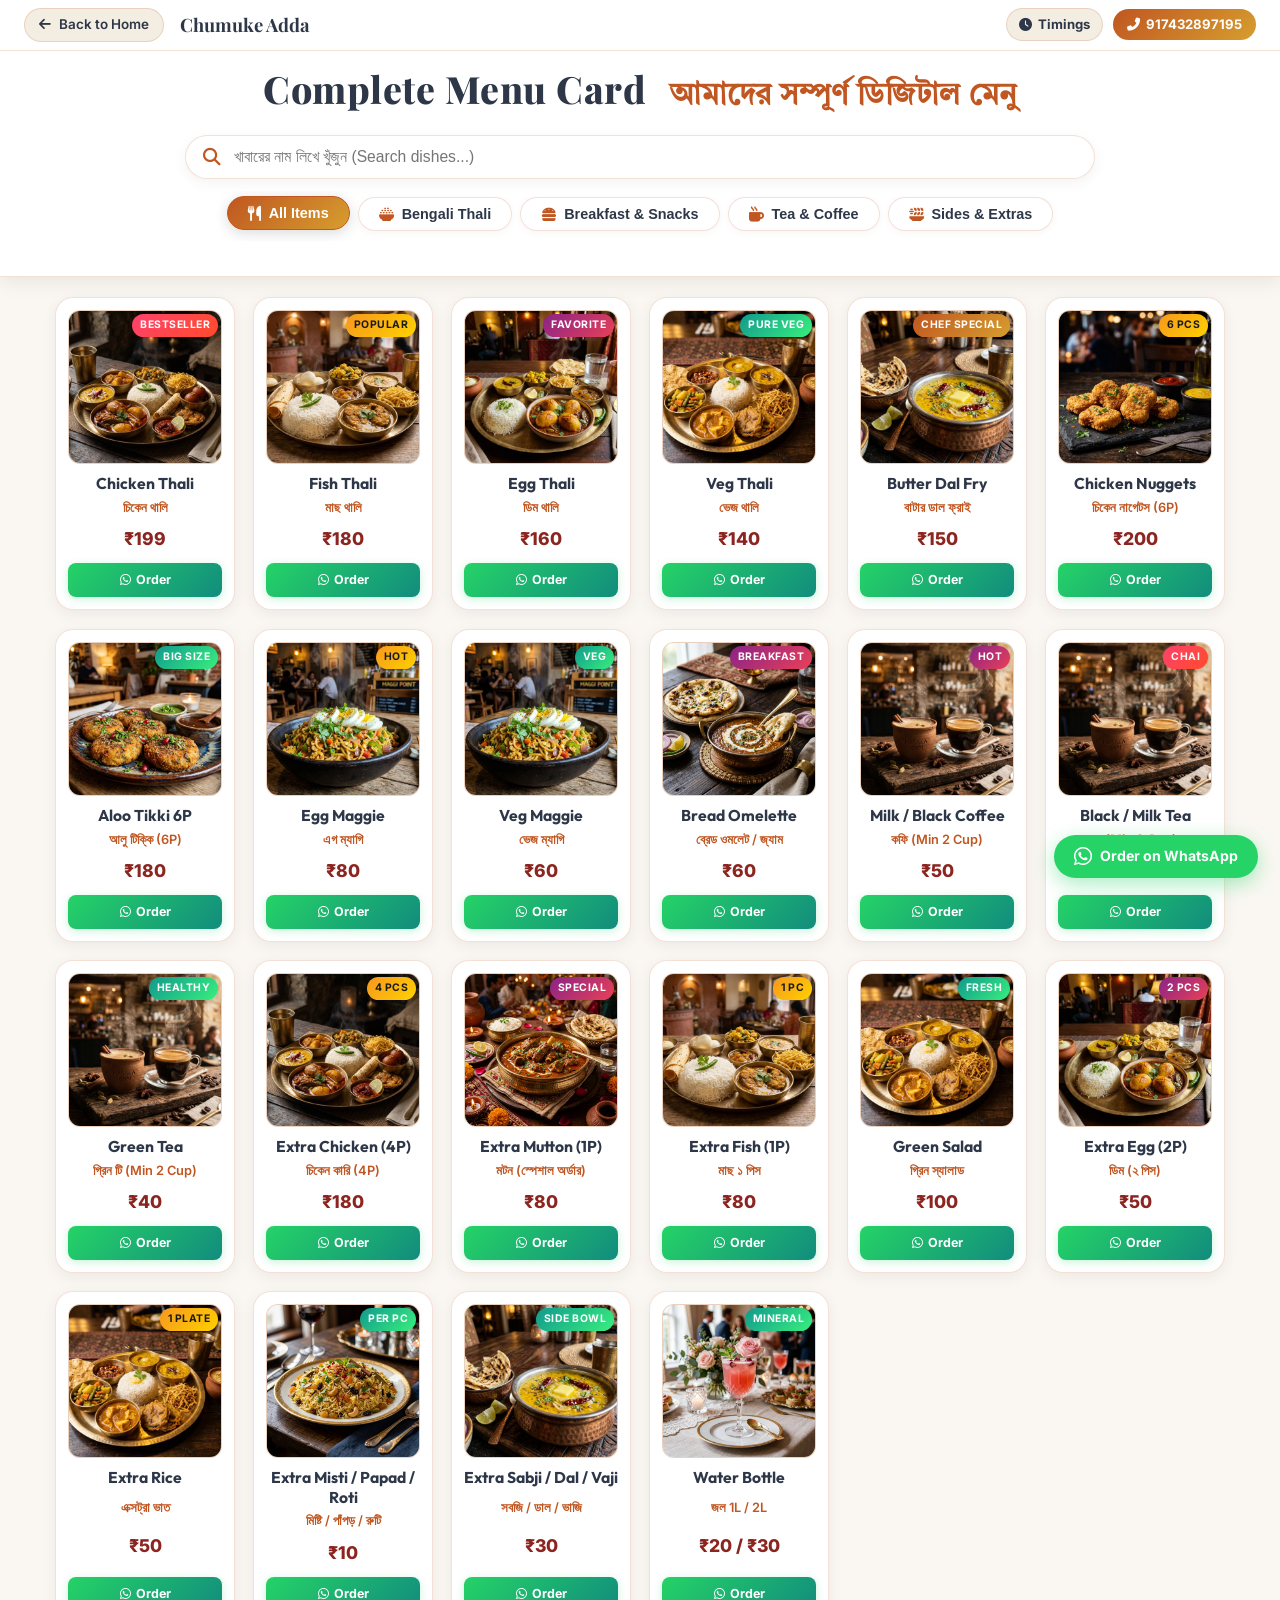
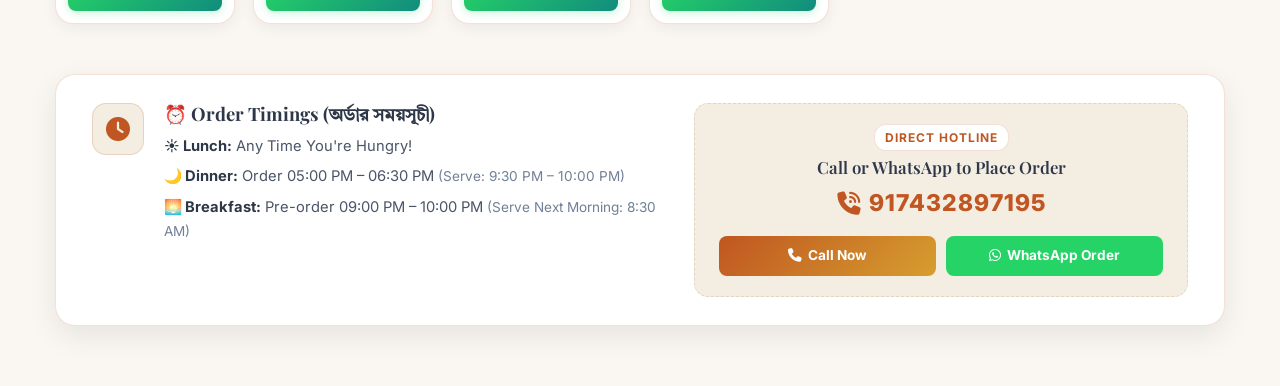
<file: menu.html>
﻿<!DOCTYPE html>
<html lang="bn">
<head>
    <meta charset="UTF-8">
    <meta name="viewport" content="width=device-width, initial-scale=1.0">
    <title>Full Menu Card | Chumuke Adda| সম্পূর্ণ মেনু</title>
    
    <!-- Meta Descriptions & SEO -->
    <meta name="description" content="Explore the full digital menu of Chumuke Adda. Bengali Thalis, Snacks, Tea, Coffee, Extras & Direct WhatsApp Ordering.">
    <meta name="theme-color" content="#c9a24b">
    
    <!-- Fonts -->
    <link rel="preconnect" href="https://fonts.googleapis.com">
    <link rel="preconnect" href="https://fonts.gstatic.com" crossorigin>
    <link href="https://fonts.googleapis.com/css2?family=Cinzel:wght@500;700;900&family=Inter:wght@300;400;500;600;700;800&family=Outfit:wght@400;500;600;700;800&family=Playfair+Display:ital,wght@0,600;0,700;0,900;1,600&family=Tiro+Bangla:ital@0;1&display=swap" rel="stylesheet">
    
    <!-- Font Awesome -->
    <link rel="stylesheet" href="https://cdnjs.cloudflare.com/ajax/libs/font-awesome/6.5.1/css/all.min.css">
    
    <!-- Main Style -->
    <link rel="stylesheet" href="styles.css">

    <style>
        /* Specific Styles for Compact Full Menu Page (LIGHT THEME) */
        .full-menu-page {
            background-color: var(--bg-deep);
            color: var(--text-primary);
            min-height: 100vh;
        }

        /* Sticky Top Header Container */
        .sticky-menu-top-container {
            position: sticky;
            top: 0;
            z-index: 1000;
            background: var(--bg-card);
            backdrop-filter: blur(20px);
            -webkit-backdrop-filter: blur(20px);
            border-bottom: 1.5px solid var(--glass-border);
            box-shadow: 0 4px 20px rgba(0, 0, 0, 0.08);
        }

        .full-menu-nav {
            padding: 8px 24px;
            display: flex;
            align-items: center;
            justify-content: space-between;
            border-bottom: 1px solid var(--glass-border);
        }

        .full-menu-nav-left {
            display: flex;
            align-items: center;
            gap: 16px;
        }

        .nav-back-btn {
            display: inline-flex;
            align-items: center;
            gap: 8px;
            background: var(--bg-dark);
            border: 1px solid var(--glass-border);
            color: var(--text-primary);
            padding: 5px 14px;
            border-radius: 25px;
            text-decoration: none;
            font-weight: 600;
            font-size: 0.84rem;
            transition: all 0.3s ease;
        }

        .nav-back-btn:hover {
            background: var(--accent-gold);
            color: #ffffff;
            border-color: var(--accent-gold);
            transform: translateX(-3px);
            box-shadow: 0 0 15px rgba(0, 0, 0, 0.15);
        }

        .full-menu-logo-title {
            font-family: 'Playfair Display', serif;
            font-size: 1.15rem;
            font-weight: 700;
            color: var(--text-primary);
        }

        .full-menu-logo-title span {
            color: var(--accent-gold);
        }

        .full-menu-nav-right {
            display: flex;
            align-items: center;
            gap: 10px;
        }

        .nav-timing-btn {
            display: inline-flex;
            align-items: center;
            gap: 6px;
            background: var(--bg-dark);
            border: 1px solid var(--glass-border);
            color: var(--text-primary);
            padding: 5px 12px;
            border-radius: 25px;
            text-decoration: none;
            font-weight: 700;
            font-size: 0.82rem;
            transition: all 0.3s ease;
        }

        .nav-timing-btn:hover {
            background: var(--accent-gold);
            color: #ffffff;
            border-color: var(--accent-gold);
            transform: translateY(-2px);
            box-shadow: 0 0 15px rgba(0, 0, 0, 0.15);
        }

        .nav-call-btn {
            display: inline-flex;
            align-items: center;
            gap: 6px;
            background: linear-gradient(135deg, var(--accent-gold), var(--accent-amber));
            color: #ffffff;
            padding: 5px 14px;
            border-radius: 25px;
            text-decoration: none;
            font-weight: 700;
            font-size: 0.82rem;
            transition: all 0.3s ease;
        }

        .nav-call-btn:hover {
            transform: translateY(-2px);
            box-shadow: 0 4px 15px rgba(0, 0, 0, 0.2);
        }

        /* Full Menu Hero Header */
        .full-menu-hero {
            text-align: center;
            padding: 14px 20px 10px;
            position: relative;
        }

        .full-menu-hero h1 {
            font-family: 'Playfair Display', serif;
            font-size: 2.35rem;
            font-weight: 800;
            color: var(--text-primary);
            margin-bottom: 0;
            line-height: 1.25;
            letter-spacing: 0.5px;
        }

        .full-menu-hero h1 .bengali-heading {
            color: var(--accent-gold);
            display: inline-block;
            font-size: 1.85rem;
            margin-left: 14px;
            font-family: 'Tiro Bangla', serif;
            font-weight: 700;
        }

        .full-menu-hero p {
            display: none;
        }

        /* Search & Filter Controls */
        .menu-control-bar {
            max-width: 950px;
            margin: 0 auto;
            padding: 10px 20px 15px;
        }

        .search-box-wrapper {
            position: relative;
            margin-bottom: 12px;
        }

        .search-box-wrapper input {
            width: 100%;
            background: var(--bg-card);
            border: 1.5px solid var(--glass-border);
            padding: 12px 20px 12px 48px;
            border-radius: 30px;
            color: var(--text-primary);
            font-size: 0.98rem;
            outline: none;
            transition: all 0.3s ease;
            box-shadow: 0 4px 14px rgba(0, 0, 0, 0.05);
        }

        .search-box-wrapper input:focus {
            border-color: var(--accent-gold);
            box-shadow: 0 0 18px rgba(0, 0, 0, 0.1);
            background: var(--bg-card);
        }

        .search-box-wrapper i {
            position: absolute;
            left: 18px;
            top: 50%;
            transform: translateY(-50%);
            color: var(--accent-gold);
            font-size: 1.1rem;
        }

        .menu-category-tabs {
            touch-action: pan-x pan-y;
            overscroll-behavior-x: contain;
            display: flex;
            justify-content: center;
            flex-wrap: wrap;
            gap: 10px;
            margin: 0;
        }

        .menu-tab-btn {
            background: var(--bg-card);
            border: 1.5px solid var(--glass-border);
            color: var(--text-secondary);
            padding: 8px 20px;
            border-radius: 25px;
            font-size: 0.9rem;
            font-weight: 600;
            cursor: pointer;
            backdrop-filter: blur(8px);
            transition: all 0.25s ease;
            display: inline-flex;
            align-items: center;
            gap: 8px;
            box-shadow: 0 2px 8px rgba(0, 0, 0, 0.04);
        }

        .menu-tab-btn i {
            color: var(--accent-gold);
            font-size: 0.95rem;
            transition: transform 0.3s ease;
        }

        .menu-tab-btn:hover {
            border-color: var(--accent-gold);
            color: var(--text-primary);
            background: var(--bg-card2, #f4f8f9);
            transform: translateY(-2px);
            box-shadow: 0 4px 15px rgba(0, 0, 0, 0.08);
        }

        .menu-tab-btn.active {
            background: linear-gradient(135deg, var(--accent-gold), var(--accent-amber));
            border-color: var(--accent-gold);
            color: #ffffff;
            box-shadow: 0 3px 14px rgba(0, 0, 0, 0.15);
            transform: translateY(-1px);
        }

        .menu-tab-btn.active i {
            color: #ffffff;
        }

        /* Compact Grid for Full Menu */
        .compact-menu-grid-container {
            max-width: 1200px;
            margin: 20px auto 50px;
            padding: 0 15px;
        }

        .compact-grid {
            display: grid;
            grid-template-columns: repeat(auto-fill, minmax(180px, 1fr));
            gap: 18px;
        }

        .compact-grid .food-menu-card {
            flex: initial;
            width: 100%;
            animation: floatMenuItem 4.5s ease-in-out infinite alternate;
        }

        .compact-grid .food-menu-card.hidden {
            display: none !important;
        }

        /* No Results Message */
        #no-results-msg {
            text-align: center;
            padding: 50px 20px;
            font-size: 1.1rem;
            color: var(--accent-gold);
            display: none;
            grid-column: 1 / -1;
        }

        /* Order Info Banner (Light Theme) */
        .order-info-banner {
            display: flex;
            align-items: stretch;
            justify-content: space-between;
            gap: 25px;
            padding: 28px 36px;
            border-radius: 20px;
            background: var(--bg-card);
            border: 1.5px solid var(--glass-border);
            box-shadow: 0 10px 30px rgba(0, 0, 0, 0.07);
        }

        .order-timing-card {
            display: flex;
            gap: 20px;
            flex: 1.3;
        }

        .timing-icon {
            width: 52px;
            height: 52px;
            border-radius: 14px;
            background: var(--bg-dark);
            border: 1px solid var(--glass-border);
            display: flex;
            align-items: center;
            justify-content: center;
            color: var(--accent-gold);
            font-size: 1.5rem;
            flex-shrink: 0;
        }

        .timing-details h4 {
            color: var(--text-primary);
            font-size: 1.15rem;
            margin-bottom: 10px;
            font-weight: 700;
        }

        .timing-details ul {
            list-style: none;
            padding: 0;
            margin: 0;
            display: flex;
            flex-direction: column;
            gap: 7px;
        }

        .timing-details li {
            font-size: 0.92rem;
            color: var(--text-secondary);
        }

        .timing-details li strong {
            color: var(--text-primary);
        }

        .timing-details .serve-time {
            color: var(--text-muted);
            font-size: 0.85rem;
        }

        .order-call-box {
            flex: 1;
            display: flex;
            flex-direction: column;
            align-items: center;
            justify-content: center;
            text-align: center;
            background: var(--bg-dark);
            padding: 20px 24px;
            border-radius: 14px;
            border: 1px dashed var(--glass-border);
        }

        .call-badge {
            background: var(--bg-card);
            color: var(--accent-gold);
            font-size: 0.75rem;
            font-weight: 700;
            text-transform: uppercase;
            letter-spacing: 1px;
            padding: 3px 10px;
            border-radius: 12px;
            margin-bottom: 6px;
            border: 1px solid var(--glass-border);
        }

        .order-call-box h3 {
            font-size: 1.05rem;
            color: var(--text-primary);
            margin-bottom: 8px;
            font-weight: 600;
        }

        .order-phone-link {
            font-size: 1.45rem;
            font-weight: 800;
            color: var(--accent-gold);
            text-decoration: none;
            letter-spacing: 1px;
            display: inline-flex;
            align-items: center;
            gap: 8px;
            margin-bottom: 14px;
            transition: transform 0.3s ease;
        }

        .order-phone-link:hover {
            transform: scale(1.05);
        }

        .quick-action-btns {
            display: flex;
            gap: 10px;
            width: 100%;
        }

        .direct-call-btn, .direct-wp-btn {
            flex: 1;
            padding: 9px 12px;
            border-radius: 8px;
            font-size: 0.85rem;
            font-weight: 700;
            text-decoration: none;
            display: inline-flex;
            align-items: center;
            justify-content: center;
            gap: 6px;
            transition: all 0.3s ease;
        }

        .direct-call-btn {
            background: linear-gradient(135deg, var(--accent-gold), var(--accent-amber));
            color: #ffffff;
        }

        .direct-call-btn:hover {
            transform: translateY(-2px);
            box-shadow: 0 4px 15px rgba(0, 0, 0, 0.2);
        }

        .direct-wp-btn {
            background: #25D366;
            color: #ffffff;
        }

        .direct-wp-btn:hover {
            background: #1ebc59;
            transform: translateY(-2px);
            box-shadow: 0 4px 15px rgba(37, 211, 102, 0.4);
        }

        /* Floating Order Quick Dial */
        .floating-order-btn {
            position: fixed;
            bottom: 22px;
            right: 22px;
            z-index: 999;
            display: flex;
            align-items: center;
            gap: 8px;
            background: #25D366;
            color: #ffffff;
            padding: 10px 20px;
            border-radius: 35px;
            text-decoration: none;
            font-weight: 700;
            font-size: 0.88rem;
            box-shadow: 0 6px 20px rgba(37, 211, 102, 0.4);
            transition: all 0.3s ease;
            animation: pulseOrderBtn 2.5s infinite;
        }

        .floating-order-btn:hover {
            background: #1ebc59;
            color: #ffffff;
            transform: scale(1.06);
            box-shadow: 0 8px 25px rgba(37, 211, 102, 0.6);
        }

        @keyframes pulseOrderBtn {
            0%, 100% { transform: scale(1); }
            50% { transform: scale(1.04); }
        }

        @media (max-width: 900px) {
            .order-info-banner {
                flex-direction: column;
                padding: 22px;
            }
            .order-timing-card {
                flex-direction: column;
                gap: 12px;
            }
        }

        @media (max-width: 600px) {
            .full-menu-nav {
                padding: 8px 12px;
            }
            .nav-back-btn span {
                display: none;
            }
            .full-menu-logo-title {
                font-size: 1.05rem;
            }
            .nav-timing-btn {
                padding: 4px 8px;
                font-size: 0.76rem;
            }
            .nav-timing-btn span {
                display: none;
            }
            .nav-call-btn {
                padding: 4px 10px;
                font-size: 0.76rem;
            }
            .full-menu-hero {
                padding: 10px 10px 4px;
            }
            .full-menu-hero h1 {
                font-size: 1.65rem;
            }
            .full-menu-hero h1 .bengali-heading {
                font-size: 1.35rem;
                display: block;
                margin-left: 0;
                margin-top: 4px;
            }
            .menu-control-bar {
                padding: 6px 12px 10px;
            }
            .search-box-wrapper {
                margin-bottom: 8px;
            }
            .search-box-wrapper input {
                padding: 9px 16px 9px 38px;
                font-size: 0.88rem;
                border-radius: 25px;
            }
            .search-box-wrapper i {
                left: 14px;
                font-size: 0.95rem;
            }
            .menu-category-tabs {
            touch-action: pan-x pan-y;
            overscroll-behavior-x: contain;
                gap: 6px;
                overflow-x: auto;
                flex-wrap: nowrap;
                justify-content: flex-start;
                padding-bottom: 4px;
                -webkit-overflow-scrolling: touch;
            }
            .menu-tab-btn {
                padding: 6px 14px;
                font-size: 0.8rem;
                border-radius: 20px;
                white-space: nowrap;
                flex-shrink: 0;
            }
            .compact-grid {
                grid-template-columns: repeat(2, 1fr);
                gap: 10px;
            }
            .compact-grid .food-menu-card {
                padding: 8px;
            }
            .food-title {
                font-size: 0.86rem;
            }
            .bengali-title {
                font-size: 0.72rem;
            }
            .food-price {
                font-size: 0.95rem;
            }
            .food-order-btn {
                padding: 5px 8px;
                font-size: 0.72rem;
            }
        }
    </style>
</head>
<body class="full-menu-page">

    <!-- Sticky Top Header (Navbar + Hero Title + Search Box + Filter Tabs) -->
    <div class="sticky-menu-top-container">
        <!-- Top Navigation Bar -->
        <nav class="full-menu-nav">
            <div class="full-menu-nav-left">
                <a href="index.html" class="nav-back-btn" title="Go back to Home Page">
                    <i class="fas fa-arrow-left"></i> <span>Back to Home</span>
                </a>
                <div class="full-menu-logo-title">Chumuke Adda</div>
            </div>
            <div class="full-menu-nav-right">
                <a href="#order-timings" class="nav-timing-btn" id="nav-timing-toggle-btn" title="Order Timings (অর্ডার সময়সূচী)">
                    <i class="fas fa-clock" id="nav-timing-icon"></i> <span id="nav-timing-text">Timings</span>
                </a>
                <a href="tel:917432897195" class="nav-call-btn">
                    <i class="fas fa-phone-alt"></i> <span>917432897195</span>
                </a>
            </div>
        </nav>

        <!-- Hero Header -->
        <header class="full-menu-hero">
            <h1>Complete Menu Card <span class="bengali-heading">আমাদের সম্পূর্ণ ডিজিটাল মেনু</span></h1>
        </header>

        <!-- Search Bar & Category Filter Tabs -->
        <div class="menu-control-bar">
            <div class="search-box-wrapper">
                <i class="fas fa-search"></i>
                <input type="text" id="menu-search-input" placeholder="খাবারের নাম লিখে খুঁজুন (Search dishes...)" autocomplete="off">
            </div>

            <div class="menu-category-tabs">
                <button class="menu-tab-btn active" data-category="all">
                    <i class="fas fa-utensils"></i> All Items
                </button>
                <button class="menu-tab-btn" data-category="thali">
                    <i class="fas fa-bowl-rice"></i> Bengali Thali
                </button>
                <button class="menu-tab-btn" data-category="snacks">
                    <i class="fas fa-burger"></i> Breakfast & Snacks
                </button>
                <button class="menu-tab-btn" data-category="beverages">
                    <i class="fas fa-mug-hot"></i> Tea & Coffee
                </button>
                <button class="menu-tab-btn" data-category="extras">
                    <i class="fas fa-plate-wheat"></i> Sides & Extras
                </button>
            </div>
        </div>
    </div>

    <!-- Compact Full Menu Grid -->
    <main class="compact-menu-grid-container">
        <div class="compact-grid" id="full-menu-grid">

            <!-- 1. Chicken Thali -->
            <div class="food-menu-card" data-category="thali" data-keywords="chicken thali murgi murgir mangsho rice dal sabji thali">
                <div class="food-card-badge bestseller">Bestseller</div>
                <div class="food-card-img-box">
                    <img src="assets/menu_chicken_thali.webp" alt="Chicken Thali" loading="lazy">
                </div>
                <div class="food-card-body">
                    <h3 class="food-title">Chicken Thali</h3>
                    <span class="bengali-title">চিকেন থালি</span>
                    <span class="food-price">₹199</span>
                    <a href="https://wa.me/917432897195?text==Hi%20Chumuke%20Adda,%20I%20want%20to%20order%20Chicken%20Thali%20(₹199)" target="_blank" class="food-order-btn">
                        <i class="fab fa-whatsapp"></i> Order
                    </a>
                </div>
            </div>

            <!-- 2. Fish Thali -->
            <div class="food-menu-card" data-category="thali" data-keywords="fish thali macher thali mach jhol rui katla rice dal thali">
                <div class="food-card-badge popular">Popular</div>
                <div class="food-card-img-box">
                    <img src="assets/menu_fish_thali.webp" alt="Fish Thali" loading="lazy">
                </div>
                <div class="food-card-body">
                    <h3 class="food-title">Fish Thali</h3>
                    <span class="bengali-title">মাছ থালি</span>
                    <span class="food-price">₹180</span>
                    <a href="https://wa.me/917432897195?text==Hi%20Chumuke%20Adda,%20I%20want%20to%20order%20Fish%20Thali%20(₹180)" target="_blank" class="food-order-btn">
                        <i class="fab fa-whatsapp"></i> Order
                    </a>
                </div>
            </div>

            <!-- 3. Egg Thali -->
            <div class="food-menu-card" data-category="thali" data-keywords="egg thali dimer thali dim kosha rice dal thali">
                <div class="food-card-badge special">Favorite</div>
                <div class="food-card-img-box">
                    <img src="assets/menu_egg_thali.webp" alt="Egg Thali" loading="lazy">
                </div>
                <div class="food-card-body">
                    <h3 class="food-title">Egg Thali</h3>
                    <span class="bengali-title">ডিম থালি</span>
                    <span class="food-price">₹160</span>
                    <a href="https://wa.me/917432897195?text==Hi%20Chumuke%20Adda,%20I%20want%20to%20order%20Egg%20Thali%20(₹160)" target="_blank" class="food-order-btn">
                        <i class="fab fa-whatsapp"></i> Order
                    </a>
                </div>
            </div>

            <!-- 4. Veg Thali -->
            <div class="food-menu-card" data-category="thali" data-keywords="veg thali niramish thali paneer dal sabji rice mishti doi">
                <div class="food-card-badge pure-veg">Pure Veg</div>
                <div class="food-card-img-box">
                    <img src="assets/menu_veg_thali.webp" alt="Veg Thali" loading="lazy">
                </div>
                <div class="food-card-body">
                    <h3 class="food-title">Veg Thali</h3>
                    <span class="bengali-title">ভেজ থালি</span>
                    <span class="food-price">₹140</span>
                    <a href="https://wa.me/917432897195?text==Hi%20Chumuke%20Adda,%20I%20want%20to%20order%20Veg%20Thali%20(₹140)" target="_blank" class="food-order-btn">
                        <i class="fab fa-whatsapp"></i> Order
                    </a>
                </div>
            </div>

            <!-- 5. Butter Dal Fry -->
            <div class="food-menu-card" data-category="extras" data-keywords="butter dal fry yellow dal tadka veg">
                <div class="food-card-badge chef">Chef Special</div>
                <div class="food-card-img-box">
                    <img src="assets/menu_butter_dal_fry.webp" alt="Butter Dal Fry" loading="lazy">
                </div>
                <div class="food-card-body">
                    <h3 class="food-title">Butter Dal Fry</h3>
                    <span class="bengali-title">বাটার ডাল ফ্রাই</span>
                    <span class="food-price">₹150</span>
                    <a href="https://wa.me/917432897195?text==Hi%20Chumuke%20Adda,%20I%20want%20to%20order%20Butter%20Dal%20Fry%20(₹150)" target="_blank" class="food-order-btn">
                        <i class="fab fa-whatsapp"></i> Order
                    </a>
                </div>
            </div>

            <!-- 6. Chicken Nuggets (6P) -->
            <div class="food-menu-card" data-category="snacks" data-keywords="chicken nuggets 6p fried snacks non-veg">
                <div class="food-card-badge popular">6 Pcs</div>
                <div class="food-card-img-box">
                    <img src="assets/menu_chicken_nuggets.webp" alt="Chicken Nuggets" loading="lazy">
                </div>
                <div class="food-card-body">
                    <h3 class="food-title">Chicken Nuggets</h3>
                    <span class="bengali-title">চিকেন নাগেটস (6P)</span>
                    <span class="food-price">₹200</span>
                    <a href="https://wa.me/917432897195?text==Hi%20Chumuke%20Adda,%20I%20want%20to%20order%20Chicken%20Nuggets%20(₹200)" target="_blank" class="food-order-btn">
                        <i class="fab fa-whatsapp"></i> Order
                    </a>
                </div>
            </div>

            <!-- 7. Aloo Tikki Big Size (6P) -->
            <div class="food-menu-card" data-category="snacks" data-keywords="aloo tikki potato cutlet snacks big size veg">
                <div class="food-card-badge pure-veg">Big Size</div>
                <div class="food-card-img-box">
                    <img src="assets/menu_aloo_tikki.webp" alt="Aloo Tikki Big Size" loading="lazy">
                </div>
                <div class="food-card-body">
                    <h3 class="food-title">Aloo Tikki 6P</h3>
                    <span class="bengali-title">আলু টিক্কি (6P)</span>
                    <span class="food-price">₹180</span>
                    <a href="https://wa.me/917432897195?text==Hi%20Chumuke%20Adda,%20I%20want%20to%20order%20Aloo%20Tikki%20(₹180)" target="_blank" class="food-order-btn">
                        <i class="fab fa-whatsapp"></i> Order
                    </a>
                </div>
            </div>

            <!-- 8. Egg Maggie -->
            <div class="food-menu-card" data-category="snacks" data-keywords="egg maggie noodles masala snacks">
                <div class="food-card-badge popular">Hot</div>
                <div class="food-card-img-box">
                    <img src="assets/menu_egg_maggie.webp" alt="Egg Maggie" loading="lazy">
                </div>
                <div class="food-card-body">
                    <h3 class="food-title">Egg Maggie</h3>
                    <span class="bengali-title">এগ ম্যাগি</span>
                    <span class="food-price">₹80</span>
                    <a href="https://wa.me/917432897195?text==Hi%20Chumuke%20Adda,%20I%20want%20to%20order%20Egg%20Maggie%20(₹80)" target="_blank" class="food-order-btn">
                        <i class="fab fa-whatsapp"></i> Order
                    </a>
                </div>
            </div>

            <!-- 9. Veg Maggie -->
            <div class="food-menu-card" data-category="snacks" data-keywords="veg maggie masala noodles snacks vegetarian">
                <div class="food-card-badge pure-veg">Veg</div>
                <div class="food-card-img-box">
                    <img src="assets/menu_egg_maggie.webp" alt="Veg Maggie" loading="lazy">
                </div>
                <div class="food-card-body">
                    <h3 class="food-title">Veg Maggie</h3>
                    <span class="bengali-title">ভেজ ম্যাগি</span>
                    <span class="food-price">₹60</span>
                    <a href="https://wa.me/917432897195?text==Hi%20Chumuke%20Adda,%20I%20want%20to%20order%20Veg%20Maggie%20(₹60)" target="_blank" class="food-order-btn">
                        <i class="fab fa-whatsapp"></i> Order
                    </a>
                </div>
            </div>

            <!-- 10. Bread Omelette / Jam / Butter -->
            <div class="food-menu-card" data-category="snacks" data-keywords="bread omelette jam butter breakfast toast egg">
                <div class="food-card-badge special">Breakfast</div>
                <div class="food-card-img-box">
                    <img src="assets/menu6.webp" alt="Bread Omelette Jam Butter" loading="lazy">
                </div>
                <div class="food-card-body">
                    <h3 class="food-title">Bread Omelette</h3>
                    <span class="bengali-title">ব্রেড ওমলেট / জ্যাম</span>
                    <span class="food-price">₹60</span>
                    <a href="https://wa.me/917432897195?text==Hi%20Chumuke%20Adda,%20I%20want%20to%20order%20Bread%20Omelette%20(₹60)" target="_blank" class="food-order-btn">
                        <i class="fab fa-whatsapp"></i> Order
                    </a>
                </div>
            </div>

            <!-- 11. Milk / Black Coffee -->
            <div class="food-menu-card" data-category="beverages" data-keywords="coffee milk coffee black coffee hot drink beverages espresso">
                <div class="food-card-badge special">Hot</div>
                <div class="food-card-img-box">
                    <img src="assets/menu_tea_coffee.webp" alt="Milk and Black Coffee" loading="lazy">
                </div>
                <div class="food-card-body">
                    <h3 class="food-title">Milk / Black Coffee</h3>
                    <span class="bengali-title">কফি (Min 2 Cup)</span>
                    <span class="food-price">₹50</span>
                    <a href="https://wa.me/917432897195?text==Hi%20Chumuke%20Adda,%20I%20want%20to%20order%20Coffee" target="_blank" class="food-order-btn">
                        <i class="fab fa-whatsapp"></i> Order
                    </a>
                </div>
            </div>

            <!-- 12. Black / Milk Tea -->
            <div class="food-menu-card" data-category="beverages" data-keywords="tea chai milk tea black tea masala chai beverage">
                <div class="food-card-badge bestseller">Chai</div>
                <div class="food-card-img-box">
                    <img src="assets/menu_tea_coffee.webp" alt="Black and Milk Tea" loading="lazy">
                </div>
                <div class="food-card-body">
                    <h3 class="food-title">Black / Milk Tea</h3>
                    <span class="bengali-title">চা (Min 2 Cup)</span>
                    <span class="food-price">₹25</span>
                    <a href="https://wa.me/917432897195?text==Hi%20Chumuke%20Adda,%20I%20want%20to%20order%20Tea" target="_blank" class="food-order-btn">
                        <i class="fab fa-whatsapp"></i> Order
                    </a>
                </div>
            </div>

            <!-- 13. Green Tea -->
            <div class="food-menu-card" data-category="beverages" data-keywords="green tea healthy detox hot beverage">
                <div class="food-card-badge pure-veg">Healthy</div>
                <div class="food-card-img-box">
                    <img src="assets/menu_tea_coffee.webp" alt="Green Tea" loading="lazy">
                </div>
                <div class="food-card-body">
                    <h3 class="food-title">Green Tea</h3>
                    <span class="bengali-title">গ্রিন টি (Min 2 Cup)</span>
                    <span class="food-price">₹40</span>
                    <a href="https://wa.me/917432897195?text==Hi%20Chumuke%20Adda,%20I%20want%20to%20order%20Green%20Tea" target="_blank" class="food-order-btn">
                        <i class="fab fa-whatsapp"></i> Order
                    </a>
                </div>
            </div>

            <!-- 14. Extra Chicken (4P) -->
            <div class="food-menu-card" data-category="extras" data-keywords="extra chicken 4p murgir mangsho chicken curry side non-veg">
                <div class="food-card-badge popular">4 Pcs</div>
                <div class="food-card-img-box">
                    <img src="assets/menu_chicken_thali.webp" alt="Extra Chicken 4P" loading="lazy">
                </div>
                <div class="food-card-body">
                    <h3 class="food-title">Extra Chicken (4P)</h3>
                    <span class="bengali-title">চিকেন কারি (4P)</span>
                    <span class="food-price">₹180</span>
                    <a href="https://wa.me/917432897195?text==Hi%20Chumuke%20Adda,%20I%20want%20to%20order%20Extra%20Chicken%204P%20(₹180)" target="_blank" class="food-order-btn">
                        <i class="fab fa-whatsapp"></i> Order
                    </a>
                </div>
            </div>

            <!-- 15. Extra Mutton (1P - Special Order) -->
            <div class="food-menu-card" data-category="extras" data-keywords="extra mutton 1p khasi mangsho mutton kosha special non-veg">
                <div class="food-card-badge special">Special</div>
                <div class="food-card-img-box">
                    <img src="assets/menu3.webp" alt="Extra Mutton 1P" loading="lazy">
                </div>
                <div class="food-card-body">
                    <h3 class="food-title">Extra Mutton (1P)</h3>
                    <span class="bengali-title">মটন (স্পেশাল অর্ডার)</span>
                    <span class="food-price">₹80</span>
                    <a href="https://wa.me/917432897195?text==Hi%20Chumuke%20Adda,%20I%20want%20to%20order%20Extra%20Mutton%20(₹80)" target="_blank" class="food-order-btn">
                        <i class="fab fa-whatsapp"></i> Order
                    </a>
                </div>
            </div>

            <!-- 16. Extra Fish (1P) -->
            <div class="food-menu-card" data-category="extras" data-keywords="extra fish 1p macher jhol rui katla side non-veg">
                <div class="food-card-badge popular">1 Pc</div>
                <div class="food-card-img-box">
                    <img src="assets/menu_fish_thali.webp" alt="Extra Fish 1P" loading="lazy">
                </div>
                <div class="food-card-body">
                    <h3 class="food-title">Extra Fish (1P)</h3>
                    <span class="bengali-title">মাছ ১ পিস</span>
                    <span class="food-price">₹80</span>
                    <a href="https://wa.me/917432897195?text==Hi%20Chumuke%20Adda,%20I%20want%20to%20order%20Extra%20Fish%20(₹80)" target="_blank" class="food-order-btn">
                        <i class="fab fa-whatsapp"></i> Order
                    </a>
                </div>
            </div>

            <!-- 17. Green Salad -->
            <div class="food-menu-card" data-category="extras" data-keywords="green salad cucumber tomato onion lemon salad veg">
                <div class="food-card-badge pure-veg">Fresh</div>
                <div class="food-card-img-box">
                    <img src="assets/menu_veg_thali.webp" alt="Green Salad" loading="lazy">
                </div>
                <div class="food-card-body">
                    <h3 class="food-title">Green Salad</h3>
                    <span class="bengali-title">গ্রিন স্যালাড</span>
                    <span class="food-price">₹100</span>
                    <a href="https://wa.me/917432897195?text==Hi%20Chumuke%20Adda,%20I%20want%20to%20order%20Green%20Salad%20(₹100)" target="_blank" class="food-order-btn">
                        <i class="fab fa-whatsapp"></i> Order
                    </a>
                </div>
            </div>

            <!-- 18. Extra Egg (2P) -->
            <div class="food-menu-card" data-category="extras" data-keywords="extra egg 2p dim egg curry side non-veg">
                <div class="food-card-badge special">2 Pcs</div>
                <div class="food-card-img-box">
                    <img src="assets/menu_egg_thali.webp" alt="Extra Egg 2P" loading="lazy">
                </div>
                <div class="food-card-body">
                    <h3 class="food-title">Extra Egg (2P)</h3>
                    <span class="bengali-title">ডিম (২ পিস)</span>
                    <span class="food-price">₹50</span>
                    <a href="https://wa.me/917432897195?text==Hi%20Chumuke%20Adda,%20I%20want%20to%20order%20Extra%20Egg%202P%20(₹50)" target="_blank" class="food-order-btn">
                        <i class="fab fa-whatsapp"></i> Order
                    </a>
                </div>
            </div>

            <!-- 19. Extra Rice -->
            <div class="food-menu-card" data-category="extras" data-keywords="extra rice bhat rice portion veg side">
                <div class="food-card-badge popular">1 Plate</div>
                <div class="food-card-img-box">
                    <img src="assets/menu_veg_thali.webp" alt="Extra Rice" loading="lazy">
                </div>
                <div class="food-card-body">
                    <h3 class="food-title">Extra Rice</h3>
                    <span class="bengali-title">এক্সট্রা ভাত</span>
                    <span class="food-price">₹50</span>
                    <a href="https://wa.me/917432897195?text==Hi%20Chumuke%20Adda,%20I%20want%20to%20order%20Extra%20Rice%20(₹50)" target="_blank" class="food-order-btn">
                        <i class="fab fa-whatsapp"></i> Order
                    </a>
                </div>
            </div>

            <!-- 20. Extra Misti / Papad / Roti -->
            <div class="food-menu-card" data-category="extras" data-keywords="extra misti papad roti sweet flatbread side">
                <div class="food-card-badge pure-veg">Per Pc</div>
                <div class="food-card-img-box">
                    <img src="assets/menu2.webp" alt="Extra Misti Papad Roti" loading="lazy">
                </div>
                <div class="food-card-body">
                    <h3 class="food-title">Extra Misti / Papad / Roti</h3>
                    <span class="bengali-title">মিষ্টি / পাঁপড় / রুটি</span>
                    <span class="food-price">₹10</span>
                    <a href="https://wa.me/917432897195?text==Hi%20Chumuke%20Adda,%20I%20want%20to%20order%20Extra%20Misti%20Papad%20Roti%20(₹10)" target="_blank" class="food-order-btn">
                        <i class="fab fa-whatsapp"></i> Order
                    </a>
                </div>
            </div>

            <!-- 21. Extra Sabji / Dal / Vaji -->
            <div class="food-menu-card" data-category="extras" data-keywords="extra sabji dal vaji butter dal fry veg side">
                <div class="food-card-badge pure-veg">Side Bowl</div>
                <div class="food-card-img-box">
                    <img src="assets/menu_butter_dal_fry.webp" alt="Extra Sabji Dal Vaji" loading="lazy">
                </div>
                <div class="food-card-body">
                    <h3 class="food-title">Extra Sabji / Dal / Vaji</h3>
                    <span class="bengali-title">সবজি / ডাল / ভাজি</span>
                    <span class="food-price">₹30</span>
                    <a href="https://wa.me/917432897195?text==Hi%20Chumuke%20Adda,%20I%20want%20to%20order%20Extra%20Sabji%20Dal%20Vaji%20(₹30)" target="_blank" class="food-order-btn">
                        <i class="fab fa-whatsapp"></i> Order
                    </a>
                </div>
            </div>

            <!-- 20. Packaged Water Bottle (1L / 2L) -->
            <div class="food-menu-card" data-category="beverages" data-keywords="water bottle 1l 2l mineral water drink">
                <div class="food-card-badge pure-veg">Mineral</div>
                <div class="food-card-img-box">
                    <img src="assets/menu5.webp" alt="Packaged Water Bottle" loading="lazy">
                </div>
                <div class="food-card-body">
                    <h3 class="food-title">Water Bottle</h3>
                    <span class="bengali-title">জল 1L / 2L</span>
                    <span class="food-price">₹20 / ₹30</span>
                    <a href="https://wa.me/917432897195?text==Hi%20Chumuke%20Adda,%20I%20want%20to%20order%20Water%20Bottle" target="_blank" class="food-order-btn">
                        <i class="fab fa-whatsapp"></i> Order
                    </a>
                </div>
            </div>

        </div>

        <!-- No Results Fallback -->
        <div id="no-results-msg">
            <i class="fas fa-search" style="font-size: 2.5rem; margin-bottom: 12px; display: block;"></i>
            <p>আপনার খোঁজা অনুযায়ী কোনো খাবার পাওয়া যায়নি। অন্য কিছু লিখে খুঁজুন।</p>
        </div>
    </main>

    <!-- Order Timings Banner -->
    <div id="order-timings" style="max-width: 1200px; margin: 0 auto 60px; padding: 0 15px; scroll-margin-top: 170px;">
        <div class="order-info-banner glassmorphism">
            <div class="order-timing-card">
                <div class="timing-icon"><i class="fas fa-clock"></i></div>
                <div class="timing-details">
                    <h4>⏰ Order Timings (অর্ডার সময়সূচী)</h4>
                    <ul>
                        <li><strong>☀️ Lunch:</strong> Any Time You're Hungry!</li>
                        <li><strong>🌙 Dinner:</strong> Order 05:00 PM – 06:30 PM <span class="serve-time">(Serve: 9:30 PM – 10:00 PM)</span></li>
                        <li><strong>🌅 Breakfast:</strong> Pre-order 09:00 PM – 10:00 PM <span class="serve-time">(Serve Next Morning: 8:30 AM)</span></li>
                    </ul>
                </div>
            </div>
            
            <div class="order-call-box">
                <div class="call-badge">Direct Hotline</div>
                <h3>Call or WhatsApp to Place Order</h3>
                <a href="tel:917432897195" class="order-phone-link">
                    <i class="fas fa-phone-volume"></i> 917432897195
                </a>
                <div class="quick-action-btns">
                    <a href="tel:917432897195" class="direct-call-btn">
                        <i class="fas fa-phone"></i> Call Now
                    </a>
                    <a href="https://wa.me/917432897195?text==Hello%20Chumuke%20Adda,%20I%20want%20to%20place%20an%20order!" target="_blank" class="direct-wp-btn">
                        <i class="fab fa-whatsapp"></i> WhatsApp Order
                    </a>
                </div>
            </div>
        </div>
    </div>

    <!-- Floating Direct WhatsApp Button -->
    <a href="https://wa.me/917432897195?text==Hello%20Chumuke%20Adda,%20I%20want%20to%20order%20food!" target="_blank" class="floating-order-btn" title="Direct WhatsApp Order">
        <i class="fab fa-whatsapp" style="font-size: 1.3rem;"></i> <span>Order on WhatsApp</span>
    </a>

    <!-- JavaScript for Live Search & Category Filtering -->
    <script>
        document.addEventListener('DOMContentLoaded', () => {
            const searchInput = document.getElementById('menu-search-input');
            const categoryTabs = document.querySelectorAll('.menu-tab-btn');
            const foodCards = document.querySelectorAll('.food-menu-card');
            const noResultsMsg = document.getElementById('no-results-msg');

            let activeCategory = 'all';

            function filterMenu() {
                const query = searchInput.value.toLowerCase().trim();
                let visibleCount = 0;

                foodCards.forEach(card => {
                    const cardCategory = card.getAttribute('data-category');
                    const keywords = (card.getAttribute('data-keywords') || '') + ' ' + card.innerText.toLowerCase();

                    const matchesCategory = (activeCategory === 'all' || cardCategory === activeCategory);
                    const matchesSearch = query === '' || keywords.includes(query);

                    if (matchesCategory && matchesSearch) {
                        card.classList.remove('hidden');
                        visibleCount++;
                    } else {
                        card.classList.add('hidden');
                    }
                });

                if (visibleCount === 0) {
                    noResultsMsg.style.display = 'block';
                } else {
                    noResultsMsg.style.display = 'none';
                }
            }

            // Category Tab Clicks
            categoryTabs.forEach(tab => {
                tab.addEventListener('click', () => {
                    categoryTabs.forEach(t => t.classList.remove('active'));
                    tab.classList.add('active');
                    activeCategory = tab.getAttribute('data-category');
                    const tabsContainer = tab.closest('.menu-category-tabs');
                    if (tabsContainer) {
                        const targetScroll = tab.offsetLeft - (tabsContainer.clientWidth / 2) + (tab.offsetWidth / 2);
                        tabsContainer.scrollTo({ left: targetScroll, behavior: 'smooth' });
                    }
                    filterMenu();
                });
            });

            // Search Input Live Filter
            searchInput.addEventListener('input', () => {
                filterMenu();
            });

            // ============================================================
            // TWO-WAY TOGGLE SCROLL (Click to go to Timings, Click again to go to Top)
            // ============================================================
            const timingToggleBtn = document.getElementById('nav-timing-toggle-btn');
            const timingIcon = document.getElementById('nav-timing-icon');
            const timingText = document.getElementById('nav-timing-text');
            const orderTimingsSection = document.getElementById('order-timings');

            function isNearTimingsSection() {
                if (!orderTimingsSection) return false;
                const rect = orderTimingsSection.getBoundingClientRect();
                return rect.top <= window.innerHeight * 0.75;
            }

            if (timingToggleBtn && orderTimingsSection) {
                timingToggleBtn.addEventListener('click', (e) => {
                    e.preventDefault();
                    if (isNearTimingsSection()) {
                        // If already at Timings section -> Smoothly scroll back to TOP
                        window.scrollTo({ top: 0, behavior: 'smooth' });
                    } else {
                        // Smoothly scroll DOWN to Order Timings section
                        orderTimingsSection.scrollIntoView({ behavior: 'smooth', block: 'start' });
                    }
                });

                // Dynamically update button icon/text when user scrolls near timings
                window.addEventListener('scroll', () => {
                    if (isNearTimingsSection()) {
                        timingToggleBtn.classList.add('at-bottom');
                        if (timingIcon) timingIcon.className = 'fas fa-arrow-up';
                        if (timingText) timingText.innerText = 'Top';
                        timingToggleBtn.title = 'Scroll back to Top (উপরে ফিরে যান)';
                    } else {
                        timingToggleBtn.classList.remove('at-bottom');
                        if (timingIcon) timingIcon.className = 'fas fa-clock';
                        if (timingText) timingText.innerText = 'Timings';
                        timingToggleBtn.title = 'Order Timings (অর্ডার সময়সূচী)';
                    }
                }, { passive: true });
            }
        });
    </script>
</body>
</html>
</file>
<file: styles.css>
﻿/* ============================================================
   CHUMUKE ADDA — Premium Modern Theme
   ============================================================ */

@import url('https://fonts.googleapis.com/css2?family=Playfair+Display:wght@400;600;700;800&family=Outfit:wght@300;400;600;800&family=Inter:wght@300;400;500;600&display=swap');

/* ---- CSS Variables (Option 1: Warm Cream & Cafe Terracotta Light Theme) ---- */
:root {
    --bg-deep:              #FAF7F2; /* Warm Cream / Ivory Background */
    --bg-dark:              #F3EDE2; /* Soft Warm Beige (section bg alt) */
    --bg-card:              #FFFFFF; /* Pure White Card background */
    --bg-card2:             #FFFDF9; /* Soft Warm Card hover */
    --bg-cream:             #EFE4D4; /* Accent Cream */
    --accent-gold:          #C05621; /* Terracotta Warm Orange (Primary Accent) */
    --accent-amber:         #D69E2E; /* Warm Golden Amber (Secondary Accent) */
    --accent-light:         #DD6B20; /* Bright Terracotta Orange (Hover States) */
    --accent-red:           #8C2520; /* Deep Chestnut Maroon (Highlights) */
    --accent-warm:          #9C4221; /* Warm Terracotta Wine */
    --text-primary:         #2D3748; /* Soft Dark Charcoal Primary Text */
    --text-secondary:       #4A5568; /* Slate Charcoal Secondary Text */
    --text-muted:           #718096; /* Muted Text */
    --text-light-section:   #1A202C; /* Darkest Text */
    --glass-bg:             rgba(255, 255, 255, 0.88); /* Light Glass Background */
    --glass-border:         rgba(192, 86, 33, 0.18); /* Terracotta Glass Border */
    --glass-shadow:         0 8px 30px rgba(160, 110, 70, 0.12); /* Soft Warm Shadow */
    --glow-gold:            0 0 25px rgba(192, 86, 33, 0.2);
    --radius-sm:            8px;
    --radius-md:            16px;
    --radius-lg:            24px;
    --transition:           all 0.4s cubic-bezier(0.4, 0, 0.2, 1);
}

/* ---- Reset ---- */
*, *::before, *::after {
    margin: 0;
    padding: 0;
    box-sizing: border-box;
}

html {
    scroll-behavior: smooth;
}

body {
    font-family: 'Inter', sans-serif;
    background-color: var(--bg-deep);
    color: var(--text-primary);
    overflow-x: hidden;
    line-height: 1.6;
}

body.no-scroll {
    overflow-y: hidden !important;
}

h1, h2, h3, h4 {
    font-family: 'Playfair Display', 'Tiro Bangla', serif;
    line-height: 1.2;
}

/* ---- Custom Scrollbar ---- */
::-webkit-scrollbar          { width: 6px; }
::-webkit-scrollbar-track    { background: var(--bg-deep); }
::-webkit-scrollbar-thumb    { background: var(--accent-gold); border-radius: 3px; }
::-webkit-scrollbar-thumb:hover { background: var(--accent-amber); }

/* ============================================================
   NAVBAR
   ============================================================ */
.navbar {
    position: sticky;
    top: 0;
    margin: 0;
    width: 100%;
    padding: 0 5%;
    height: 72px;
    border-radius: 0;
    display: flex;
    justify-content: space-between;
    align-items: center;
    background: rgba(250, 247, 242, 0.94);
    backdrop-filter: blur(20px);
    -webkit-backdrop-filter: blur(20px);
    z-index: 1000;
    border-bottom: 1px solid rgba(192, 86, 33, 0.15);
    box-shadow: 0 4px 30px rgba(160, 110, 70, 0.1);
    transition: var(--transition);
}

.navbar-scrolled {
    height: 62px;
    background: rgba(250, 247, 242, 0.98);
    border-bottom-color: rgba(192, 86, 33, 0.25);
    box-shadow: 0 8px 35px rgba(160, 110, 70, 0.15);
}

.logo-container {
    display: flex;
    align-items: center;
    gap: 2px;
}

.logo-brand-img {
    position: relative;
    z-index: 1002;
    height: 52px;
    width: auto;
    object-fit: contain;
    transition: var(--transition);
}

.logo-brand-img:hover {
    transform: scale(1.04);
}

.logo-text-wrapper {
    display: flex;
    align-items: center;
    position: relative;
    padding-left: 0px;
}

.animated-football-header {
    position: absolute;
    left: -52px;
    width: 48px;
    height: 48px;
    top: 50%;
    margin-top: -24px;
    display: inline-block;
    z-index: 10;
    animation: footballRollAcross 14s linear infinite;
    will-change: left, transform, opacity;
    pointer-events: none;
}

.animated-football-header svg,
.animated-football-header img {
    width: 100%;
    height: 100%;
    filter: drop-shadow(0 2px 5px rgba(183, 28, 28, 0.4)) drop-shadow(0 1px 2px rgba(0, 0, 0, 0.25)) !important;
}

.logo-text {
    font-size: 1.5rem;
    font-weight: 800;
    letter-spacing: 1px;
    background: linear-gradient(90deg, var(--accent-gold), var(--accent-red));
    -webkit-background-clip: text;
    -webkit-text-fill-color: transparent;
    font-family: 'Outfit', sans-serif;
    display: inline-block;
    white-space: nowrap;
    overflow: hidden;
    clip-path: inset(0 100% 0 0);
    opacity: 0;
    animation: revealTextWipe 14s linear infinite;
    will-change: clip-path, opacity;
}

.nav-links {
    display: flex;
    flex-direction: column;
    position: absolute;
    top: 100%;
    right: 5%;
    width: 210px;
    height: auto;
    background: rgba(250, 247, 242, 0.98);
    backdrop-filter: blur(20px);
    -webkit-backdrop-filter: blur(20px);
    border: 1px solid rgba(192, 86, 33, 0.15);
    border-radius: 0 0 var(--radius-md) var(--radius-md);
    padding: 1.5rem 0;
    gap: 0.25rem;
    box-shadow: 0 15px 40px rgba(160, 110, 70, 0.15);
    opacity: 0;
    transform: translateY(-8px);
    pointer-events: none;
    transition: all 0.3s cubic-bezier(0.165, 0.84, 0.44, 1);
    align-items: center;
    list-style: none;
    z-index: 1000;
}

.nav-links.nav-active {
    opacity: 1;
    transform: translateY(0);
    pointer-events: auto;
}

.nav-links a {
    text-decoration: none;
    color: var(--text-primary);
    font-weight: 600;
    font-size: 0.95rem;
    letter-spacing: 0.5px;
    text-transform: uppercase;
    padding: 0.65rem 1.4rem;
    border-radius: var(--radius-sm);
    transition: var(--transition);
    position: relative;
    display: block;
    width: 100%;
    text-align: center;
}

.nav-links a::after {
    content: '';
    position: absolute;
    bottom: 2px;
    left: 50%;
    transform: translateX(-50%);
    width: 0;
    height: 1.5px;
    background: var(--accent-gold);
    border-radius: 2px;
    transition: width 0.3s ease;
}

.nav-links a:hover {
    color: var(--accent-light);
}

.nav-links a:hover::after {
    width: 60%;
}

.navbar-actions {
    display: flex;
    align-items: center;
    gap: 0.35rem;
}
.dripza-btn-nav {
    background: transparent !important;
    border: none !important;
    width: 38px;
    height: 38px;
    cursor: pointer;
    display: flex;
    align-items: center;
    justify-content: center;
    padding: 0;
    overflow: visible;
    position: relative;
    box-shadow: none !important;
    transition: transform 0.3s ease;
}

.dripza-btn-nav:hover {
    background: transparent !important;
    box-shadow: none !important;
    transform: translateY(-2px);
}

.dripza-nav-icon {
    width: 100%;
    height: 100%;
    object-fit: contain;
    animation: dripzaBreathing 3.5s infinite ease-in-out;
    transition: filter 0.4s ease, transform 0.8s cubic-bezier(0.34, 1.56, 0.64, 1);
}

.dripza-btn-nav:hover .dripza-nav-icon {
    transform: scale(1.15) rotate(360deg);
    filter: drop-shadow(0 0 10px rgba(201, 162, 75, 0.9));
}

@keyframes dripzaBreathing {
    0%, 100% {
        transform: scale(1);
        filter: drop-shadow(0 0 2px rgba(201, 162, 75, 0.25));
    }
    50% {
        transform: scale(1.06);
        filter: drop-shadow(0 0 7px rgba(201, 162, 75, 0.65));
    }
}

.hamburger {
    display: block;
    cursor: pointer;
    font-size: 1.4rem;
    color: var(--text-primary);
    padding: 0.4rem;
    border-radius: var(--radius-sm);
    transition: var(--transition);
}

.hamburger:hover {
    color: var(--accent-gold);
    background: rgba(192, 86, 33, 0.08);
}

/* ============================================================
   HERO / BANNER SECTION
   ============================================================ */
.hero {
    position: relative;
    width: 100%;
    aspect-ratio: 16 / 9;
    height: 56.25vw; /* Explicit 16:9 height to prevent collapse */
    min-height: 400px; /* Safe minimum height for PC banner */
    display: flex;
    align-items: center;
    justify-content: center;
    text-align: center;
    overflow: hidden;
    margin-top: 0;
}

.hero-bg {
    position: absolute;
    inset: 0;
    z-index: 0;
    overflow: hidden;
    background: var(--bg-deep);
}

.hero-bg::before {
    content: '';
    position: absolute;
    top: -30px;
    left: -30px;
    right: -30px;
    bottom: -30px;
    background-image: var(--bg-image);
    background-size: cover;
    background-position: center;
    filter: blur(28px) brightness(0.28) saturate(1.2);
    transition: background-image 1.2s ease-in-out;
    z-index: 0;
}

.hero-bg img {
    position: absolute;
    inset: 0;
    width: 100%;
    height: 100%;
    object-fit: cover;
    display: block;
    opacity: 0;
    transition: opacity 1.5s ease-in-out;
    z-index: 1;
}

.hero-video {
    position: absolute;
    inset: 0;
    width: 100%;
    height: 100%;
    object-fit: cover;
    z-index: 1;
}

.hero-bg img.active {
    opacity: 1;
    z-index: 2;
}

.hero-bg img.prev {
    opacity: 0;
    z-index: 1;
}

.hero-nav-zone {
    position: absolute;
    top: 0;
    bottom: 0;
    width: 15%;
    z-index: 5;
    cursor: pointer;
    background: transparent;
    transition: background 0.3s ease;
}

.hero-nav-zone.left-zone {
    left: 0;
}

.hero-nav-zone.right-zone {
    right: 0;
}

/* Subtle feedback on hover (no arrow icons) */
.hero-nav-zone:hover {
    background: rgba(255, 255, 255, 0.03);
}

.overlay {
    position: absolute;
    inset: 0;
    background: transparent;
    z-index: 3;
    pointer-events: none;
}

.hero-content {
    max-width: 800px;
    padding: 0 24px;
    z-index: 4;
    transform: translateY(30px);
    opacity: 0;
    animation: fadeUp 1.2s cubic-bezier(0.165, 0.84, 0.44, 1) forwards 0.4s;
}

.hero-content h1 {
    font-size: 3.6rem;
    font-weight: 800;
    margin-bottom: 1.2rem;
    color: var(--text-primary);
    text-shadow: 0 4px 15px rgba(0, 0, 0, 0.5);
    letter-spacing: -1px;
}

.hero-content p {
    font-size: 1.15rem;
    color: var(--text-secondary);
    margin-bottom: 2.8rem;
    line-height: 1.7;
    text-shadow: 0 2px 8px rgba(0, 0, 0, 0.5);
}

/* ============================================================
   SECTION SHARED
   ============================================================ */
section {
    padding: 15px 6%;
}

.section-title {
    font-family: 'Playfair Display', 'Tiro Bangla', serif;
    font-size: 2.6rem;
    font-weight: 700;
    text-align: center;
    margin-bottom: 1.2rem;
    color: var(--text-primary);
    position: relative;
    display: inline-block;
    width: 100%;
    letter-spacing: -0.5px;
}

.section-title::after {
    content: '';
    display: block;
    width: 60px;
    height: 2px;
    background: linear-gradient(90deg, var(--accent-gold), var(--accent-light));
    margin: 0.8rem auto 0;
    border-radius: 2px;
    box-shadow: 0 0 10px rgba(201, 162, 75, 0.5);
}

/* ============================================================
   VIBE SECTION
   ============================================================ */
.vibe-section {
    background: radial-gradient(ellipse at center top, rgba(201, 162, 75,0.05) 0%, transparent 65%);
    border-top: 1px solid rgba(201, 162, 75, 0.08);
    border-bottom: 1px solid rgba(201, 162, 75, 0.08);
    padding-top: 15px;
    padding-bottom: 15px;
}

.vibe-container {
    display: flex;
    align-items: center;
    justify-content: center;
    flex-wrap: wrap;
    gap: 1.2rem;
    padding: 0;
    max-width: 1100px;
    margin: 0 auto;
}

.vibe-text {
    max-width: 520px;
}

.vibe-text h3 {
    font-family: 'Playfair Display', 'Tiro Bangla', serif;
    font-size: 2rem;
    margin-bottom: 1.2rem;
    font-weight: 700;
    color: var(--text-primary);
    position: relative;
    padding-left: 1.2rem;
}

.vibe-text h3::before {
    content: '';
    position: absolute;
    left: 0;
    top: 10%;
    height: 80%;
    width: 3px;
    background: linear-gradient(to bottom, var(--accent-gold), var(--accent-amber));
    border-radius: 3px;
}

.vibe-text p {
    color: var(--text-secondary);
    line-height: 1.9;
    font-size: 1.05rem;
    font-weight: 400;
}

/* ============================================================
   INTERACTIVE RAKHI PURNIMA SPECIAL ALTAR
   ============================================================ */
.rath-feast-container {
    position: relative;
    width: 190px;
    height: 190px;
    background: radial-gradient(circle at center, #260A13 0%, #120408 100%);
    border-radius: var(--radius-md);
    border: 2px solid rgba(255, 193, 7, 0.55);
    box-shadow: 0 8px 24px rgba(0, 0, 0, 0.85), 
                inset 0 0 25px rgba(233, 30, 99, 0.25),
                0 0 14px rgba(255, 193, 7, 0.35);
    overflow: hidden;
    cursor: pointer;
    perspective: 500px;
    flex-shrink: 0;
    margin: 20px;
    transition: border-color 0.4s ease, box-shadow 0.4s ease;
}

.rath-feast-container:hover {
    border-color: #FFD54F;
    box-shadow: 0 8px 24px rgba(0, 0, 0, 0.95), 
                inset 0 0 25px rgba(255, 215, 0, 0.3),
                0 0 22px rgba(233, 30, 99, 0.5);
}

.temple-arch {
    position: absolute;
    top: 5px;
    left: 5px;
    right: 5px;
    bottom: 5px;
    border: 1px dashed rgba(255, 215, 0, 0.4);
    border-radius: var(--radius-md);
    pointer-events: none;
    z-index: 1;
}

.rath-altar-chariot {
    position: absolute;
    top: 15px;
    left: 50%;
    transform: translateX(-50%);
    width: 72px;
    height: 72px;
    z-index: 3;
    filter: drop-shadow(0 2px 6px rgba(0,0,0,0.7));
    transition: transform 0.4s cubic-bezier(0.175, 0.885, 0.32, 1.275), filter 0.4s ease;
    animation: trophyFloat 3.5s infinite ease-in-out;
}

.rath-altar-chariot svg {
    width: 100%;
    height: 100%;
}

.rath-feast-container.activated .rath-altar-chariot {
    filter: drop-shadow(0 0 10px #FFD700) drop-shadow(0 0 18px #E91E63);
    animation: trophyVibrate 0.12s infinite linear;
}

@keyframes trophyFloat {
    0%, 100% { transform: translateX(-50%) translateY(0); }
    50% { transform: translateX(-50%) translateY(-3px); }
}

@keyframes trophyVibrate {
    0%, 100% { transform: translateX(-50%) translate(0, 0) scale(1.04); }
    25% { transform: translateX(-50%) translate(-0.6px, 0.6px) scale(1.04); }
    50% { transform: translateX(-50%) translate(0.6px, -0.6px) scale(1.04); }
    75% { transform: translateX(-50%) translate(-0.6px, -0.6px) scale(1.04); }
}

.temple-bell {
    position: absolute;
    bottom: 12px;
    left: 50%;
    width: 58px;
    height: 58px;
    transform: translateX(-50%);
    z-index: 5;
    cursor: pointer;
    filter: drop-shadow(0 3px 6px rgba(0,0,0,0.7));
    transition: transform 0.6s cubic-bezier(0.19, 1, 0.22, 1), opacity 0.5s ease;
}

.temple-bell:hover {
    transform: translateX(-50%) scale(1.1);
}

.temple-bell svg {
    width: 100%;
    height: 100%;
}

.rath-feast-container.activated .temple-bell {
    transform: translateX(-50%) translateY(-55px) rotate(-22deg) scale(0.9);
    opacity: 0;
    pointer-events: none;
}

.rath-fusion-burger {
    position: absolute;
    bottom: 10px;
    left: 50%;
    width: 68px;
    height: 68px;
    transform: translate(-50%, 15px) scale(0.6);
    opacity: 0;
    z-index: 2;
    pointer-events: none;
    transition: all 0.6s cubic-bezier(0.175, 0.885, 0.32, 1.275);
    filter: drop-shadow(0 0 4px rgba(0, 0, 0, 0.4));
}

.rath-fusion-burger svg {
    width: 100%;
    height: 100%;
}

.rath-feast-container.activated .rath-fusion-burger {
    opacity: 1;
    transform: translate(-50%, 0) scale(1.2);
    filter: drop-shadow(0 0 10px #FFD700) drop-shadow(0 0 18px #E91E63);
}

.rath-celebration {
    position: absolute;
    top: 36%;
    left: 50%;
    transform: translate(-50%, -50%) scale(0.7);
    font-family: 'Outfit', sans-serif;
    font-size: 0.82rem;
    font-weight: 900;
    color: #ffffff;
    letter-spacing: 1px;
    text-shadow: 0 0 10px #FFD700, 
                 0 0 18px #E91E63, 
                 0 0 26px #880E4F;
    opacity: 0;
    pointer-events: none;
    z-index: 6;
    transition: all 0.4s cubic-bezier(0.175, 0.885, 0.32, 1.275);
    white-space: nowrap;
}

.rath-feast-container.activated .rath-celebration {
    opacity: 1;
    transform: translate(-50%, -50%) scale(1);
    animation: pulseGoal 0.4s ease-in-out infinite alternate;
}

.feast-item {
    position: absolute;
    font-size: 11px;
    opacity: 0;
    z-index: 4;
    pointer-events: none;
}

.feast-item.p1 { left: 45%; top: 35px; }
.feast-item.p2 { left: 35%; top: 40px; }
.feast-item.p3 { left: 55%; top: 40px; }
.feast-item.p4 { left: 40%; top: 30px; }
.feast-item.p5 { left: 50%; top: 30px; }
.feast-item.p6 { left: 48%; top: 25px; }

.rath-feast-container.activated .feast-item {
    animation: rainConfetti 1.5s cubic-bezier(0.1, 0.8, 0.3, 1) forwards;
}

@keyframes rainConfetti {
    0% {
        transform: translate(0, 0) rotate(0deg) scale(0.5);
        opacity: 1;
    }
    100% {
        opacity: 0;
    }
}

.rath-feast-container.activated .feast-item.p1 { transform: translate(-50px, 85px) rotate(360deg) scale(1.3); }
.rath-feast-container.activated .feast-item.p2 { transform: translate(-70px, 65px) rotate(180deg) scale(1.1); }
.rath-feast-container.activated .feast-item.p3 { transform: translate(60px, 80px) rotate(-360deg) scale(1.4); }
.rath-feast-container.activated .feast-item.p4 { transform: translate(-30px, 95px) rotate(-180deg) scale(1.2); }
.rath-feast-container.activated .feast-item.p5 { transform: translate(40px, 90px) rotate(540deg) scale(1.5); }
.rath-feast-container.activated .feast-item.p6 { transform: translate(5px, 100px) rotate(-540deg) scale(1.3); }

/* ============================================================
   REVIEWS GALLERY SLIDER
   ============================================================ */
.reviews-section {
    background: var(--bg-dark);
}

.reviews-slider-container {
    position: relative;
    max-width: 500px;
    margin: 0 auto;
    padding: 0 10px;
}

.reviews-slider {
    position: relative;
    height: 500px;
    width: 100%;
    border-radius: var(--radius-md);
    overflow: hidden;
}

.gallery-item {
    transition: transform 0.3s ease;
    padding: 15px;
    border-radius: var(--radius-md);
}

.reviews-slider .review-slide {
    position: absolute;
    inset: 0;
    width: 100%;
    height: 100%;
    opacity: 0;
    z-index: 1;
    transition: opacity 1s ease-in-out;
    pointer-events: none;
    padding: 0;
}

.reviews-slider .review-slide.active {
    opacity: 1;
    z-index: 2;
    pointer-events: auto;
}

.reviews-slider .review-slide img {
    width: 100%;
    height: 100%;
    object-fit: contain;
    border: none;
    background: none;
    filter: drop-shadow(0 12px 32px rgba(0, 0, 0, 0.65));
}

/* ---- Slider Buttons ---- */
.slider-btn {
    position: absolute;
    top: 50%;
    transform: translateY(-50%);
    background: #FFFFFF;
    border: 2px solid var(--accent-gold);
    color: var(--accent-gold);
    width: 48px;
    height: 48px;
    border-radius: 50%;
    display: flex;
    align-items: center;
    justify-content: center;
    cursor: pointer;
    z-index: 15;
    box-shadow: 0 6px 20px rgba(160, 110, 70, 0.22);
    transition: var(--transition);
    font-size: 1.15rem;
}

.slider-btn:hover {
    background: var(--accent-gold);
    border-color: var(--accent-gold);
    color: #FFFFFF;
    box-shadow: 0 8px 25px rgba(192, 86, 33, 0.45);
    transform: translateY(-50%) scale(1.12);
}

.prev-btn { left: -22px; }
.next-btn { right: -22px; }

/* ---- Slider Dots ---- */
.slider-dots {
    display: flex;
    justify-content: center;
    gap: 8px;
    margin-top: 2rem;
}

.dot {
    width: 8px;
    height: 8px;
    border-radius: 50%;
    background: rgba(201, 162, 75, 0.2);
    border: 1px solid rgba(201, 162, 75, 0.3);
    cursor: pointer;
    transition: var(--transition);
}

.dot.active,
.dot:hover {
    background: var(--accent-gold);
    border-color: var(--accent-gold);
    box-shadow: 0 0 8px rgba(201, 162, 75, 0.5);
    transform: scale(1.3);
}

/* ---- CTA Button ---- */
.cta-button {
    display: inline-flex;
    align-items: center;
    gap: 0.7rem;
    padding: 14px 34px;
    background: transparent;
    color: var(--accent-light);
    border: 1.5px solid var(--accent-gold);
    border-radius: 4px;
    font-weight: 500;
    font-size: 0.95rem;
    letter-spacing: 0.8px;
    text-transform: uppercase;
    text-decoration: none;
    transition: var(--transition);
    box-shadow: 0 0 0 rgba(201, 162, 75, 0);
    position: relative;
    overflow: hidden;
}

.cta-button::before {
    content: '';
    position: absolute;
    inset: 0;
    background: linear-gradient(135deg, var(--accent-gold), var(--accent-amber));
    opacity: 0;
    transition: opacity 0.35s ease;
    z-index: -1;
}

.cta-button:hover {
    color: #fff;
    border-color: var(--accent-amber);
    box-shadow: 0 4px 25px rgba(201, 162, 75, 0.45);
    transform: translateY(-2px);
}

.cta-button:hover::before {
    opacity: 1;
}

/* ============================================================
   GLASSMORPHISM CARD
   ============================================================ */
.glassmorphism {
    background: #FFFFFF;
    backdrop-filter: blur(16px);
    -webkit-backdrop-filter: blur(16px);
    border: 1.5px solid rgba(192, 86, 33, 0.2);
    border-radius: var(--radius-lg);
    padding: 28px 36px;
    box-shadow: 0 10px 40px rgba(160, 110, 70, 0.12), inset 0 1px 0 rgba(255, 255, 255, 0.9);
}

#contact {
    background: var(--bg-dark);
    border-top: 1px solid rgba(192, 86, 33, 0.12);
    padding-top: 35px;
    padding-bottom: 35px;
}
#contact .section-title,
.contact-section .section-title {
    font-family: 'Outfit', sans-serif;
    font-weight: 800;
    letter-spacing: 0.8px;
}


.contact-container {
    display: flex;
    justify-content: space-around;
    flex-wrap: wrap;
    gap: 1.5rem;
    max-width: 800px;
    margin: 0 auto;
}

.contact-info, .social-links {
    flex: 1;
    min-width: 270px;
}

.contact-info h2, .social-links h2 {
    font-family: 'Playfair Display', 'Tiro Bangla', serif;
    font-size: 1.7rem;
    margin-bottom: 1.2rem;
    font-weight: 800;
    color: var(--accent-gold);
    letter-spacing: -0.3px;
    padding-bottom: 0.5rem;
    border-bottom: 2px solid rgba(192, 86, 33, 0.2);
}

.info-item {
    display: flex;
    align-items: flex-start;
    gap: 14px;
    margin-bottom: 0.8rem;
    color: var(--text-primary);
    font-size: 1rem;
    font-weight: 500;
    transition: var(--transition);
    padding: 8px 12px;
    border-radius: var(--radius-sm);
    border: 1px solid transparent;
    background: rgba(250, 247, 242, 0.6);
}

.info-item p {
    color: var(--text-primary);
    font-weight: 600;
    line-height: 1.5;
}

.info-item:hover {
    transform: translateX(4px);
    color: var(--accent-gold);
    background: rgba(192, 86, 33, 0.08);
    border-color: rgba(192, 86, 33, 0.2);
}

.info-item i {
    color: var(--accent-gold);
    font-size: 1.25rem;
    width: 24px;
    margin-top: 2px;
    flex-shrink: 0;
    transition: transform 0.3s ease;
}

.info-item:hover i {
    transform: scale(1.25);
    color: var(--accent-red);
}

/* ---- Social Icons ---- */
.social-icons {
    display: flex;
    gap: 14px;
    flex-wrap: wrap;
    margin-top: 0.8rem;
}

.social-icon {
    display: flex;
    align-items: center;
    justify-content: center;
    width: 52px;
    height: 52px;
    border-radius: 12px;
    background: rgba(192, 86, 33, 0.08);
    color: var(--accent-gold);
    font-size: 1.35rem;
    text-decoration: none;
    transition: var(--transition);
    border: 1px solid rgba(192, 86, 33, 0.2);
}

.social-icon:hover {
    background: var(--accent-gold);
    border-color: var(--accent-gold);
    color: #FFFFFF;
    transform: translateY(-5px) scale(1.08);
    box-shadow: 0 8px 25px rgba(192, 86, 33, 0.35);
}

/* ============================================================
   FOOTER
   ============================================================ */
footer {
    text-align: center;
    padding: 15px 5%;
    background: var(--bg-deep);
    color: var(--text-muted);
    border-top: 1px solid var(--glass-border);
    font-size: 0.88rem;
    letter-spacing: 0.3px;
}

footer p {
    margin: 0;
}

/* ============================================================
   ANIMATIONS
   ============================================================ */
@keyframes footballRollAcross {
    0% {
        left: -52px;
        transform: scaleX(1);
        opacity: 0;
    }
    1.5% {
        opacity: 1;
    }
    14.3% {
        left: calc(100% - 52px);
        transform: scaleX(1);
        opacity: 1;
    }
    21.4% {
        left: calc(100vw - 10% - 220px);
        transform: scaleX(1);
        opacity: 0;
    }
    50% {
        left: calc(100vw - 10% - 220px);
        transform: scaleX(1);
        opacity: 0;
    }
    51.5% {
        left: calc(100vw - 10% - 220px);
        transform: scaleX(-1);
        opacity: 1;
    }
    57.1% {
        left: calc(100% - 52px);
        transform: scaleX(-1);
        opacity: 1;
    }
    71.4% {
        left: -52px;
        transform: scaleX(-1);
        opacity: 1;
    }
    78.6% {
        left: -140px;
        transform: scaleX(-1);
        opacity: 0;
    }
    100% {
        left: -52px;
        transform: scaleX(1);
        opacity: 0;
    }
}

@keyframes footballRollAcrossMobile {
    0% {
        left: -38px;
        transform: scaleX(1);
        opacity: 0;
    }
    1.5% {
        opacity: 1;
    }
    14.3% {
        left: calc(100% - 38px);
        transform: scaleX(1);
        opacity: 1;
    }
    21.4% {
        left: calc(100vw - 10% - 160px);
        transform: scaleX(1);
        opacity: 0;
    }
    50% {
        left: calc(100vw - 10% - 160px);
        transform: scaleX(1);
        opacity: 0;
    }
    51.5% {
        left: calc(100vw - 10% - 160px);
        transform: scaleX(-1);
        opacity: 1;
    }
    57.1% {
        left: calc(100% - 38px);
        transform: scaleX(-1);
        opacity: 1;
    }
    71.4% {
        left: -38px;
        transform: scaleX(-1);
        opacity: 1;
    }
    78.6% {
        left: -100px;
        transform: scaleX(-1);
        opacity: 0;
    }
    100% {
        left: -38px;
        transform: scaleX(1);
        opacity: 0;
    }
}

@keyframes revealTextWipe {
    0%, 3.3% {
        clip-path: inset(0 100% 0 0);
        opacity: 0;
    }
    3.4% {
        opacity: 1;
    }
    18%, 55% {
        clip-path: inset(0 0% 0 0);
        opacity: 1;
    }
    57.1% {
        clip-path: inset(0 22% 0 0);
        opacity: 1;
    }
    64.3%, 100% {
        clip-path: inset(0 100% 0 0);
        opacity: 0;
    }
}

.rath-yatra-header-text {
    position: absolute;
    left: 50%;
    top: 50%;
    transform: translate(-50%, -50%);
    font-family: 'Playfair Display', 'Tiro Bangla', serif;
    font-size: 1.35rem;
    font-weight: 800;
    letter-spacing: 0.5px;
    color: #8B1A1A;
    text-shadow: 0 1px 2px rgba(0, 0, 0, 0.15);
    white-space: nowrap;
    opacity: 0;
    pointer-events: none;
    animation: revealRathText 14s linear infinite;
    z-index: 5;
}

@keyframes revealRathText {
    0%, 3.3% {
        opacity: 1;
        transform: translate(-50%, -50%) translateY(0);
    }
    18% {
        opacity: 0;
        transform: translate(-50%, -50%) translateY(-10px);
    }
    55% {
        opacity: 0;
        transform: translate(-50%, -50%) translateY(10px);
    }
    64.3%, 100% {
        opacity: 1;
        transform: translate(-50%, -50%) translateY(0);
    }
}

@keyframes fadeUp {
    from { opacity: 0; transform: translateY(30px); }
    to   { opacity: 1; transform: translateY(0); }
}

@keyframes steamUp {
    0%   { transform: translateY(0) scaleX(1); opacity: 0; }
    40%  { opacity: 0.85; }
    100% { transform: translateY(-55px) scaleX(2.5); opacity: 0; }
}

@keyframes shimmer {
    0%   { background-position: -200% 0; }
    100% { background-position: 200% 0; }
}

/* ============================================================
   RESPONSIVE — MOBILE
   ============================================================ */
@media (max-width: 768px) {
    .hero {
        aspect-ratio: 16 / 9;
        height: auto;
        min-height: auto;
        max-height: none;
        margin-top: 0;
    }

    .navbar {
        top: 0;
        margin: 0;
        width: 100%;
        padding: 0 5%;
        height: 60px;
        border-radius: 0;
    }

    .navbar-scrolled {
        top: 0;
        height: 54px;
    }

        /* Nav links and hamburger are inherited from global desktop view styles */

    .logo-brand-img { height: 44px; width: auto; }
    .logo-text-wrapper { padding-left: 0px; }
    .logo-text { font-size: 0.95rem; }
    .animated-football-header {
        width: 35px;
        height: 35px;
        top: 50%;
        margin-top: -17.5px;
        left: -38px;
        animation-name: footballRollAcrossMobile;
    }
        .rath-yatra-header-text {
        font-size: 0.95rem;
    }


    section { padding: 22px 5%; }

    .section-title {
        font-size: 1.55rem;
        margin-bottom: 0.8rem;
    }
    .cta-button {
        padding: 10px 22px;
        font-size: 0.82rem;
        letter-spacing: 0.5px;
    }

    .vibe-container {
        flex-direction: row;
        align-items: center;
        text-align: left;
        gap: 1rem;
        flex-wrap: nowrap;
    }

    .hot-bowl-container {
        transform: scale(0.65);
        transform-origin: bottom center;
        margin: 0;
        flex-shrink: 0;
    }

    .vibe-text {
        flex: 1;
        min-width: 0;
    }

    .vibe-text h3::before { display: none; }
    .vibe-text h3 {
        padding-left: 0;
        font-size: 1.25rem;
        margin-bottom: 0.5rem;
    }

    .vibe-text p {
        font-size: 0.85rem;
        line-height: 1.5;
    }

    .contact-container { flex-direction: column; gap: 1.5rem; }

    .glassmorphism { padding: 20px 16px; }

    /* Mobile review slider */
    .reviews-slider-container { max-width: 95%; }
    .reviews-slider { height: 380px; }

    .prev-btn {
        left: 6px;
        background: #FFFFFF;
        border: 2px solid var(--accent-gold);
        color: var(--accent-gold);
        width: 42px;
        height: 42px;
        box-shadow: 0 4px 15px rgba(0, 0, 0, 0.15);
    }
    .next-btn {
        right: 6px;
        background: #FFFFFF;
        border: 2px solid var(--accent-gold);
        color: var(--accent-gold);
        width: 42px;
        height: 42px;
        box-shadow: 0 4px 15px rgba(0, 0, 0, 0.15);
    }
}

/* ============================================================
   PRELOADER
   ============================================================ */
#preloader {
    position: fixed;
    inset: 0;
    width: 100vw;
    height: 100vh;
    background: var(--bg-deep);
    display: flex;
    justify-content: center;
    align-items: center;
    z-index: 9999;
    transition: opacity 0.9s cubic-bezier(0.77, 0, 0.175, 1), visibility 0.9s;
}

#preloader::before,
#preloader::after {
    content: '';
    position: absolute;
    left: 50%;
    transform: translateX(-50%);
    width: 1px;
    height: 80px;
    background: linear-gradient(to bottom, transparent, var(--accent-gold), transparent);
    opacity: 0.4;
}

#preloader::before { top: 0; }
#preloader::after  { bottom: 0; }

.preloader-content {
    text-align: center;
    display: flex;
    flex-direction: column;
    align-items: center;
    gap: 2.2rem;
    padding: 20px;
}

.preloader-title {
    font-family: 'Playfair Display', 'Tiro Bangla', serif;
    font-size: 2.8rem;
    font-weight: 700;
    color: var(--text-primary);
    opacity: 0;
    transform: translateY(25px);
    animation: preloaderTextReveal 1.2s cubic-bezier(0.165, 0.84, 0.44, 1) forwards 0.3s;
    line-height: 1.25;
    letter-spacing: -0.5px;
}

.preloader-title .highlight {
    color: var(--accent-gold);
    display: inline-block;
    background: linear-gradient(135deg, var(--accent-light) 0%, var(--accent-gold) 60%, var(--accent-amber) 100%);
    -webkit-background-clip: text;
    -webkit-text-fill-color: transparent;
    filter: drop-shadow(0 0 12px rgba(201, 162, 75, 0.45));
}

.preloader-loader {
    width: 180px;
    height: 2px;
    background: rgba(201, 162, 75, 0.08);
    border-radius: 2px;
    overflow: hidden;
    opacity: 0;
    animation: fadeIn 0.8s ease forwards 0.8s;
    position: relative;
}

.loader-bar {
    width: 0;
    height: 100%;
    background: linear-gradient(90deg, transparent, var(--accent-gold), var(--accent-light), var(--accent-gold), transparent);
    background-size: 200% 100%;
    box-shadow: 0 0 12px var(--accent-gold);
    animation: fillProgress 1.1s cubic-bezier(0.1, 0.85, 0.25, 1) forwards,
               shimmer 1.5s linear infinite 0.5s;
}

/* ---- Preloader Animations ---- */
@keyframes preloaderTextReveal {
    to { opacity: 1; transform: translateY(0); }
}

@keyframes fillProgress {
    to { width: 100%; }
}

@keyframes fadeIn {
    to { opacity: 1; }
}

.preloader-fade-out {
    opacity: 0;
    visibility: hidden;
}

/* ============================================================
   SLIDE-OUT MESSAGE PANEL
   ============================================================ */
.msg-panel-overlay, .quick-panel-overlay {
    position: fixed;
    inset: 0;
    background: rgba(26, 22, 16, 0.6);
    backdrop-filter: blur(8px);
    -webkit-backdrop-filter: blur(8px);
    z-index: 9990;
    opacity: 0;
    visibility: hidden;
    transition: opacity 0.5s ease, visibility 0.5s ease;
}

.msg-panel-overlay.active, .quick-panel-overlay.active {
    opacity: 1;
    visibility: visible;
}

.msg-panel, .quick-panel {
    position: fixed;
    top: 0;
    right: -450px; /* Hide off-screen by default */
    width: 100%;
    max-width: 450px;
    height: 100%;
    background: rgba(43, 37, 27, 0.85);
    backdrop-filter: blur(30px);
    -webkit-backdrop-filter: blur(30px);
    border-left: 1px solid rgba(201, 162, 75, 0.15);
    box-shadow: -10px 0 50px rgba(0, 0, 0, 0.8);
    z-index: 9995;
    display: flex;
    flex-direction: column;
    transition: right 0.5s cubic-bezier(0.165, 0.84, 0.44, 1);
    overflow-y: auto;
}

.msg-panel {
    padding: 3rem 2.2rem;
    gap: 2rem;
}

.quick-panel {
    padding: 0;
    gap: 0;
}

.msg-panel.active, .quick-panel.active {
    right: 0;
}

.close-msg-panel-btn, .close-quick-panel-btn {
    position: absolute;
    top: 1.5rem;
    right: 1.5rem;
    background: transparent;
    border: none;
    color: var(--text-secondary);
    font-size: 2.2rem;
    line-height: 1;
    cursor: pointer;
    z-index: 10;
    transition: var(--transition);
}

.close-msg-panel-btn:hover, .close-quick-panel-btn:hover {
    color: var(--accent-gold);
    transform: rotate(90deg);
}

/* Quick Panel Banner Styles */
.quick-panel-banner {
    position: relative;
    width: 100%;
    height: 200px;
    overflow: hidden;
    display: flex;
    align-items: center;
    justify-content: center;
    border-bottom: 1px solid rgba(201, 162, 75, 0.15);
}

.quick-panel-banner-img {
    width: 100%;
    height: 100%;
    object-fit: cover;
    position: absolute;
    inset: 0;
    z-index: 0;
    opacity: 0.35;
}

.quick-panel-banner-overlay {
    position: absolute;
    inset: 0;
    background: linear-gradient(to bottom, rgba(34, 29, 21, 0.5) 0%, rgba(43, 37, 27, 0.98) 100%);
    z-index: 1;
}

.quick-panel-banner-content {
    position: relative;
    z-index: 2;
    text-align: center;
    margin-top: 1.5rem;
}

.quick-panel-banner-logo {
    height: 52px;
    width: auto;
    object-fit: contain;
    margin-bottom: 0.4rem;
    filter: drop-shadow(0 0 10px rgba(201, 162, 75, 0.4));
}

.quick-panel-banner-content h3 {
    font-family: 'Playfair Display', 'Tiro Bangla', serif;
    font-size: 1.5rem;
    font-weight: 700;
    color: var(--text-primary);
    margin-bottom: 0.1rem;
    letter-spacing: -0.5px;
}

.quick-panel-banner-content p {
    font-size: 0.75rem;
    color: var(--accent-light);
    text-transform: uppercase;
    letter-spacing: 1.5px;
    font-weight: 600;
}

/* Quick Panel Content & Button Styles */
.quick-panel-content {
    padding: 2.2rem 2.2rem;
    display: flex;
    flex-direction: column;
    gap: 1.2rem;
}

.quick-panel-btn {
    background: rgba(34, 29, 21, 0.6);
    border: 1px solid rgba(201, 162, 75, 0.15);
    color: var(--text-primary);
    padding: 1.2rem;
    border-radius: var(--radius-md);
    font-family: 'Outfit', sans-serif;
    font-size: 1.1rem;
    font-weight: 600;
    cursor: pointer;
    display: flex;
    align-items: center;
    gap: 1rem;
    transition: var(--transition);
    text-align: left;
    width: 100%;
}

.quick-panel-btn i {
    color: var(--accent-gold);
    font-size: 1.3rem;
    transition: var(--transition);
}

.quick-panel-btn:hover {
    border-color: var(--accent-gold);
    background: rgba(201, 162, 75, 0.05);
    box-shadow: 0 0 15px rgba(201, 162, 75, 0.15);
    transform: translateY(-2px);
}

.quick-panel-btn:hover i {
    transform: scale(1.15);
}

.msg-panel-header h2 {
    font-size: 2.2rem;
    font-weight: 800;
    margin-bottom: 0.5rem;
    background: linear-gradient(90deg, var(--accent-gold), var(--accent-light));
    -webkit-background-clip: text;
    -webkit-text-fill-color: transparent;
    font-family: 'Outfit', sans-serif;
}

.msg-panel-header p {
    color: var(--text-secondary);
    font-size: 0.95rem;
    line-height: 1.5;
}

#msg-panel-form {
    display: flex;
    flex-direction: column;
    gap: 1.5rem;
}

.form-group {
    display: flex;
    flex-direction: column;
    gap: 0.5rem;
}

.form-group label {
    font-family: 'Outfit', sans-serif;
    font-size: 0.85rem;
    text-transform: uppercase;
    letter-spacing: 1px;
    color: var(--text-secondary);
    font-weight: 600;
}

.form-group input,
.form-group textarea {
    background: rgba(34, 29, 21, 0.6);
    border: 1px solid rgba(201, 162, 75, 0.15);
    border-radius: var(--radius-sm);
    color: var(--text-primary);
    padding: 0.8rem 1rem;
    font-family: 'Inter', sans-serif;
    font-size: 0.95rem;
    transition: var(--transition);
}

.form-group input:focus,
.form-group textarea:focus {
    outline: none;
    border-color: var(--accent-gold);
    box-shadow: 0 0 10px rgba(201, 162, 75, 0.2);
    background: rgba(34, 29, 21, 0.9);
}

.submit-msg-btn {
    background: transparent;
    border: 1.5px solid var(--accent-gold);
    color: var(--accent-light);
    padding: 1rem;
    border-radius: var(--radius-sm);
    font-family: 'Outfit', sans-serif;
    font-size: 1rem;
    font-weight: 700;
    text-transform: uppercase;
    letter-spacing: 1px;
    cursor: pointer;
    display: flex;
    align-items: center;
    justify-content: center;
    gap: 0.75rem;
    transition: var(--transition);
    position: relative;
    overflow: hidden;
    z-index: 1;
}

.submit-msg-btn:hover {
    color: var(--bg-deep);
    border-color: var(--accent-amber);
    box-shadow: 0 0 20px rgba(201, 162, 75, 0.4);
    transform: translateY(-1px);
}

.submit-msg-btn::before {
    content: '';
    position: absolute;
    inset: 0;
    background: linear-gradient(135deg, var(--accent-gold), var(--accent-amber));
    opacity: 0;
    transition: opacity 0.35s ease;
    z-index: -1;
}

.submit-msg-btn:hover::before {
    opacity: 1;
}

.submit-msg-btn:disabled {
    border-color: var(--text-muted);
    color: var(--text-muted);
    cursor: not-allowed;
    box-shadow: none;
    transform: none;
}

.submit-msg-btn:disabled::before {
    display: none;
}

.msg-status-container {
    font-size: 0.95rem;
    text-align: center;
    padding: 0.8rem;
    border-radius: var(--radius-sm);
    display: none;
    animation: fadeIn 0.4s ease forwards;
}

.msg-status-container.success {
    display: block;
    background: rgba(201, 162, 75, 0.08);
    border: 1px solid rgba(201, 162, 75, 0.3);
    color: var(--accent-light);
}

.msg-status-container.error {
    display: block;
    background: rgba(255, 107, 107, 0.08);
    border: 1px solid rgba(255, 107, 107, 0.3);
    color: var(--accent-red);
}

.submit-msg-btn .btn-loader {
    width: 20px;
    height: 20px;
    border: 2.5px solid rgba(201, 162, 75, 0.2);
    border-top-color: var(--accent-gold);
    border-radius: 50%;
    animation: spin 0.8s linear infinite;
}

@keyframes spin {
    to { transform: rotate(360deg); }
}

/* ============================================================
   SLIDE-OUT REDEEM PANEL (Two-Column Layout)
   ============================================================ */
.redeem-panel-overlay {
    position: fixed;
    inset: 0;
    background: rgba(26, 22, 16, 0.6);
    backdrop-filter: blur(8px);
    -webkit-backdrop-filter: blur(8px);
    z-index: 9990;
    opacity: 0;
    visibility: hidden;
    transition: opacity 0.5s ease, visibility 0.5s ease;
}

.redeem-panel-overlay.active {
    opacity: 1;
    visibility: visible;
}

.redeem-panel {
    position: fixed;
    top: 0;
    right: -750px; /* Hide off-screen by default (desktop size) */
    width: 100%;
    max-width: 750px;
    height: 100%;
    background: rgba(43, 37, 27, 0.95);
    backdrop-filter: blur(30px);
    -webkit-backdrop-filter: blur(30px);
    border-left: 1px solid rgba(201, 162, 75, 0.15);
    box-shadow: -10px 0 50px rgba(0, 0, 0, 0.8);
    z-index: 9995;
    display: flex;
    flex-direction: column;
    transition: right 0.5s cubic-bezier(0.165, 0.84, 0.44, 1);
    overflow: hidden;
}

.redeem-panel.active {
    right: 0;
}

.close-redeem-panel-btn {
    position: absolute;
    top: 1.5rem;
    right: 1.5rem;
    background: transparent;
    border: none;
    color: var(--text-secondary);
    font-size: 2.2rem;
    line-height: 1;
    cursor: pointer;
    z-index: 10000;
    transition: var(--transition);
}

.close-redeem-panel-btn:hover {
    color: var(--accent-gold);
    transform: rotate(90deg);
}

.redeem-panel-wrapper {
    display: flex;
    width: 100%;
    height: 100%;
}

/* Left Column: Coral Red Sidebar */
.redeem-left-col {
    flex: 1;
    background: linear-gradient(135deg, #ff3333 0%, #ff6b6b 100%);
    padding: 3rem 2.2rem;
    color: #ffffff;
    display: flex;
    flex-direction: column;
    justify-content: space-between;
    position: relative;
    overflow: hidden;
    border-right: 1px solid rgba(255, 255, 255, 0.1);
}

.redeem-left-col::before {
    content: '';
    position: absolute;
    width: 200px;
    height: 200px;
    background: radial-gradient(circle, rgba(255,255,255,0.15) 0%, transparent 70%);
    top: -50px;
    left: -50px;
    border-radius: 50%;
}

.redeem-brand-header {
    position: relative;
    z-index: 2;
}

.redeem-brand-header h2 {
    font-family: 'Outfit', sans-serif;
    font-size: 2rem;
    font-weight: 800;
    line-height: 1.2;
    text-shadow: 0 2px 10px rgba(0, 0, 0, 0.15);
    letter-spacing: -0.5px;
}

.redeem-features {
    display: flex;
    flex-direction: column;
    gap: 2rem;
    margin: auto 0;
    position: relative;
    z-index: 2;
}

.redeem-feature-item {
    display: flex;
    align-items: flex-start;
    gap: 1.1rem;
}

.redeem-feature-item i {
    font-size: 1.6rem;
    color: #ffffff;
    background: rgba(255, 255, 255, 0.15);
    width: 44px;
    height: 44px;
    border-radius: 12px;
    display: flex;
    align-items: center;
    justify-content: center;
    flex-shrink: 0;
    box-shadow: 0 4px 15px rgba(0,0,0,0.1);
}

.redeem-feature-item h4 {
    font-family: 'Outfit', sans-serif;
    font-size: 1.1rem;
    font-weight: 700;
    margin-bottom: 0.2rem;
    color: #ffffff;
}

.redeem-feature-item p {
    font-size: 0.85rem;
    color: rgba(255, 255, 255, 0.85);
    line-height: 1.4;
}

.redeem-left-
        param($match)
        $m = $match.Value
        return $m
    

/* Right Column: Form, Inputs & States */
.redeem-right-col {
    flex: 1.25;
    padding: 4.5rem 2.5rem 3rem 2.5rem;
    display: flex;
    flex-direction: column;
    justify-content: flex-start;
    overflow-y: auto;
    background: rgba(34, 29, 21, 0.4);
}

#redeem-panel-form {
    display: flex;
    flex-direction: column;
    gap: 1.6rem;
    width: 100%;
}

.icon-input-group label {
    font-family: 'Outfit', sans-serif;
    font-size: 0.8rem;
    text-transform: uppercase;
    letter-spacing: 1.5px;
    color: var(--text-secondary);
    font-weight: 700;
    margin-bottom: 0.5rem;
    display: block;
}

.input-with-icon {
    position: relative;
    display: flex;
    align-items: center;
}

.input-with-icon i {
    position: absolute;
    left: 1.1rem;
    color: var(--text-muted);
    font-size: 1.1rem;
    pointer-events: none;
    transition: var(--transition);
}

.input-with-icon input {
    width: 100%;
    background: rgba(26, 22, 16, 0.6);
    border: 1px solid rgba(201, 162, 75, 0.15);
    border-radius: var(--radius-md);
    color: var(--text-primary);
    padding: 1.1rem 1.1rem 1.1rem 2.8rem;
    font-family: 'Inter', sans-serif;
    font-size: 1rem;
    transition: var(--transition);
}

.input-with-icon input:focus {
    outline: none;
    border-color: var(--accent-gold);
    box-shadow: 0 0 15px rgba(201, 162, 75, 0.25);
    background: rgba(26, 22, 16, 0.9);
}

.input-with-icon input:focus + i {
    color: var(--accent-gold);
}

.submit-redeem-btn {
    background: #13151b;
    border: 1.5px solid rgba(255, 255, 255, 0.1);
    color: var(--text-primary);
    padding: 1.2rem;
    border-radius: var(--radius-md);
    font-family: 'Outfit', sans-serif;
    font-size: 1.1rem;
    font-weight: 700;
    text-transform: uppercase;
    letter-spacing: 1.5px;
    cursor: pointer;
    transition: var(--transition);
    box-shadow: 0 8px 24px rgba(0, 0, 0, 0.3);
    margin-top: 0.8rem;
}

.submit-redeem-btn:hover:not(:disabled) {
    background: #ff4d4d;
    border-color: #ff4d4d;
    box-shadow: 0 8px 30px rgba(255, 77, 77, 0.4);
    transform: translateY(-2px);
}

.submit-redeem-btn:disabled {
    opacity: 0.5;
    cursor: not-allowed;
}

.redeem-subtext-link {
    text-align: center;
    font-size: 0.9rem;
    color: var(--text-secondary);
    margin-top: 0.5rem;
}

.redeem-subtext-link a {
    color: #ff6b6b;
    text-decoration: none;
    font-weight: 600;
    transition: var(--transition);
}

.redeem-subtext-link a:hover {
    color: #ff4d4d;
    text-decoration: underline;
}

/* Status Notifications */
.redeem-status-container {
    margin-top: 1.5rem;
    font-size: 0.95rem;
    text-align: center;
    padding: 1rem;
    border-radius: var(--radius-md);
    display: none;
    animation: fadeIn 0.4s ease forwards;
}

.redeem-status-container.success {
    display: block;
    background: rgba(201, 162, 75, 0.08);
    border: 1px solid rgba(201, 162, 75, 0.3);
    color: var(--accent-light);
}

.redeem-status-container.error {
    display: block;
    background: rgba(255, 107, 107, 0.08);
    border: 1px solid rgba(255, 107, 107, 0.3);
    color: var(--accent-red);
}

/* Digital Ticket styling */
.ticket-container {
    display: flex;
    flex-direction: column;
    align-items: center;
    gap: 1.5rem;
    animation: fadeIn 0.5s ease-out forwards;
    width: 100%;
}

.ticket {
    background: rgba(43, 37, 27, 0.9);
    border: 1px solid rgba(201, 162, 75, 0.2);
    border-radius: var(--radius-md);
    width: 100%;
    box-shadow: 0 15px 35px rgba(0, 0, 0, 0.5);
    overflow: hidden;
    position: relative;
}

.ticket-header {
    background: linear-gradient(90deg, rgba(201, 162, 75, 0.1), transparent);
    padding: 1.5rem;
    text-align: center;
}

.ticket-header h3 {
    font-family: 'Playfair Display', 'Tiro Bangla', serif;
    font-size: 1.4rem;
    color: var(--text-primary);
    margin-bottom: 0.2rem;
}

.ticket-header p {
    font-size: 0.75rem;
    color: var(--accent-gold);
    letter-spacing: 2px;
    font-weight: 700;
}

.ticket-divider {
    position: relative;
    height: 1px;
    border-top: 1.5px dashed rgba(201, 162, 75, 0.25);
    margin: 0 1rem;
}

.left-notch, .right-notch {
    position: absolute;
    width: 20px;
    height: 20px;
    background: rgba(34, 29, 21, 0.98); /* Match panel background to cut out */
    border-radius: 50%;
    top: -10px;
    z-index: 10;
}

.left-notch {
    left: -22px;
    border-right: 1px solid rgba(201, 162, 75, 0.2);
}

.right-notch {
    right: -22px;
    border-left: 1px solid rgba(201, 162, 75, 0.2);
}

.ticket-body {
    padding: 2rem 1.5rem;
    text-align: center;
    display: flex;
    flex-direction: column;
    align-items: center;
    gap: 1rem;
}

.ticket-label {
    font-size: 0.8rem;
    text-transform: uppercase;
    color: var(--text-secondary);
    letter-spacing: 1px;
}

.ticket-token {
    font-family: 'Outfit', sans-serif;
    font-size: 2.2rem;
    color: var(--accent-gold);
    background: rgba(201, 162, 75, 0.05);
    padding: 0.6rem 2rem;
    border-radius: var(--radius-sm);
    border: 1px dashed var(--accent-gold);
    letter-spacing: 1px;
    box-shadow: 0 0 15px rgba(201, 162, 75, 0.1);
    font-weight: 800;
}

.ticket-subtext {
    font-size: 0.85rem;
    color: var(--text-secondary);
    line-height: 1.5;
    max-width: 280px;
}

.copy-token-btn {
    background: transparent;
    border: 1.5px solid var(--accent-gold);
    color: var(--accent-light);
    padding: 0.75rem 1.8rem;
    border-radius: var(--radius-sm);
    font-family: 'Outfit', sans-serif;
    font-weight: 600;
    cursor: pointer;
    display: flex;
    align-items: center;
    gap: 0.5rem;
    transition: var(--transition);
}

.copy-token-btn:hover {
    background: var(--accent-gold);
    color: var(--bg-deep);
    box-shadow: 0 0 15px rgba(201, 162, 75, 0.4);
}

.redeem-again-btn, .back-to-form-btn {
    background: transparent;
    border: 1.5px solid rgba(255, 255, 255, 0.15);
    color: var(--text-secondary);
    padding: 0.9rem;
    border-radius: var(--radius-md);
    width: 100%;
    cursor: pointer;
    font-family: 'Outfit', sans-serif;
    font-weight: 600;
    transition: var(--transition);
    text-transform: uppercase;
    font-size: 0.9rem;
    letter-spacing: 1px;
}

.redeem-again-btn:hover, .back-to-form-btn:hover {
    border-color: var(--text-primary);
    color: var(--text-primary);
    background: rgba(255, 255, 255, 0.05);
}

/* History container styling */
.redeem-history-container {
    width: 100%;
    display: flex;
    flex-direction: column;
    gap: 1.5rem;
    animation: fadeIn 0.4s ease forwards;
}

.redeem-history-container h3 {
    font-family: 'Outfit', sans-serif;
    font-size: 1.4rem;
    color: var(--text-primary);
    display: flex;
    align-items: center;
    gap: 0.75rem;
}

.history-badge {
    background: #ff4d4d;
    color: white;
    font-size: 0.8rem;
    padding: 2px 8px;
    border-radius: 10px;
    font-family: 'Inter', sans-serif;
}

.history-list {
    display: flex;
    flex-direction: column;
    gap: 1rem;
    max-height: 380px;
    overflow-y: auto;
    padding-right: 0.5rem;
}

.history-list::-webkit-scrollbar {
    width: 4px;
}

.history-card {
    background: rgba(43, 37, 27, 0.6);
    border: 1px solid rgba(255, 255, 255, 0.08);
    border-radius: var(--radius-md);
    padding: 1.2rem;
    display: flex;
    justify-content: space-between;
    align-items: center;
    transition: var(--transition);
}

.history-card:hover {
    border-color: var(--accent-gold);
    background: rgba(43, 37, 27, 0.9);
}

.history-details {
    display: flex;
    flex-direction: column;
    gap: 0.3rem;
}

.history-code-tag {
    font-size: 0.75rem;
    color: #ff6b6b;
    text-transform: uppercase;
    font-weight: 700;
    letter-spacing: 0.5px;
}

.history-token {
    font-family: 'Outfit', sans-serif;
    font-size: 1.25rem;
    color: var(--text-primary);
    font-weight: 700;
}

.history-date {
    font-size: 0.7rem;
    color: var(--text-muted);
}

.history-copy-btn {
    background: transparent;
    border: 1px solid rgba(201, 162, 75, 0.3);
    color: var(--accent-light);
    width: 38px;
    height: 38px;
    border-radius: 50%;
    display: flex;
    align-items: center;
    justify-content: center;
    cursor: pointer;
    transition: var(--transition);
}

.history-copy-btn:hover {
    background: var(--accent-gold);
    color: var(--bg-deep);
    border-color: var(--accent-gold);
    box-shadow: 0 0 10px rgba(201, 162, 75, 0.3);
}

/* ============================================================
   RESPONSIVE REDEEM PANEL
   ============================================================ */
@media (max-width: 768px) {
    .redeem-panel {
        max-width: 100%;
        right: -100%;
    }
    
    .redeem-panel-wrapper {
        flex-direction: column;
        overflow-y: auto;
    }
    
    .redeem-left-col {
        padding: 2.2rem 1.8rem 1.8rem 1.8rem;
        flex: none;
        min-height: auto;
        border-right: none;
        border-bottom: 1px solid rgba(255, 255, 255, 0.1);
    }
    
    .redeem-features {
        margin-top: 1.5rem;
        gap: 1.2rem;
    }
    
    .redeem-left-col::before {
        display: none;
    }
    
    .redeem-brand-header h2 {
        font-size: 1.6rem;
    }
    
    .redeem-right-col {
        flex: none;
        padding: 2.2rem 1.8rem 3rem 1.8rem;
        background: transparent;
        overflow-y: visible;
    }
    
    .left-notch {
        left: -12px;
    }
    
    .right-notch {
        right: -12px;
    }
}

/* ============================================================
   ANIME FIFA WORLD CUP 2026 BUTTON STYLES
   ============================================================ */
.fifa-btn {
    background: transparent !important;
    border: none !important;
    cursor: pointer;
    padding: 0;
    margin: 0;
    display: flex;
    align-items: center;
    justify-content: center;
    overflow: visible;
    width: 38px;
    height: 38px;
    position: relative;
    transition: transform 0.3s cubic-bezier(0.34, 1.56, 0.64, 1);
}

.fifa-container {
    width: 34px;
    height: 34px;
    position: relative;
    display: flex;
    align-items: center;
    justify-content: center;
}

/* Magic Ring: Anime Spell Circle behind Trophy (Stadium Green) */
.fifa-magic-ring {
    position: absolute;
    width: 32px;
    height: 32px;
    border-radius: 50%;
    border: 1.5px dashed #00ff66;
    animation: spinRing 6s linear infinite;
    opacity: 0.85;
}

.fifa-btn:hover .fifa-magic-ring {
    border-color: #ffe066;
    border-style: dotted;
    animation-duration: 1.2s; /* spins super fast on hover like power charging! */
}

/* FIFA Trophy SVG styling */
.fifa-svg {
    width: 100%;
    height: 100%;
    z-index: 2;
    animation: fifaFloat 3s infinite ease-in-out;
}

.fifa-btn:hover .fifa-svg {
    animation: fifaVibrate 0.12s infinite linear; /* vibrates like charging raw energy! */
}

.fifa-btn:hover {
    transform: scale(1.18);
}

/* Animations */
@keyframes spinRing {
    from { transform: rotate(0deg); }
    to { transform: rotate(360deg); }
}

@keyframes fifaFloat {
    0%, 100% {
        transform: translateY(0) scale(1);
    }
    50% {
        transform: translateY(-2px) scale(1.04);
    }
}

@keyframes fifaVibrate {
    0%, 100% { transform: translate(0, 0) scale(1.08); }
    25% { transform: translate(-0.8px, 0.8px) scale(1.08); }
    50% { transform: translate(0.8px, -0.8px) scale(1.08); }
    75% { transform: translate(-0.8px, -0.8px) scale(1.08); }
}

/* ============================================================
   PROMOTIONAL POSTER MODAL
   ============================================================ */
.promo-modal {
    position: fixed;
    inset: 0;
    z-index: 10000; /* Above header, quick panel, etc. */
    display: flex;
    align-items: center;
    justify-content: center;
    opacity: 0;
    pointer-events: none;
}

.promo-modal.active {
    opacity: 1;
    pointer-events: auto;
    transition: opacity 0.5s cubic-bezier(0.4, 0, 0.2, 1);
}

.promo-modal-overlay {
    position: absolute;
    inset: 0;
    background: rgba(26, 22, 16, 0.85);
    transition: opacity 0.5s ease;
}

.promo-modal-content {
    position: relative;
    max-width: 480px;
    width: 88%;
    z-index: 10001;
    transform: scale(0.9);
    transition: transform 0.5s cubic-bezier(0.34, 1.56, 0.64, 1), opacity 0.5s ease;
    display: flex;
    align-items: center;
    justify-content: center;
    border-radius: var(--radius-md);
    overflow: visible;
    box-shadow: 0 25px 60px rgba(0, 0, 0, 0.85), 0 0 40px rgba(201, 162, 75, 0.2);
    border: 1.5px solid rgba(201, 162, 75, 0.2);
}

.promo-modal.active .promo-modal-content {
    transform: scale(1);
}

.promo-modal.closing {
    pointer-events: none;
}

.promo-modal.closing .promo-modal-overlay {
    opacity: 0;
}

.promo-modal.closing .promo-modal-content {
    animation: flyToButton 0.65s cubic-bezier(0.55, 0.055, 0.675, 0.19) forwards;
}

@keyframes flyToButton {
    0% {
        transform: translate(0, 0) scale(1);
        opacity: 1;
    }
    100% {
        transform: translate(var(--fly-x, 0), var(--fly-y, 0)) scale(0.02);
        opacity: 0;
    }
}

.promo-poster-img {
    width: 100%;
    height: auto;
    max-height: 80vh;
    object-fit: contain;
    border-radius: var(--radius-md);
    display: block;
}

.promo-modal-close {
    position: absolute;
    top: -16px;
    right: -16px;
    width: 36px;
    height: 36px;
    border-radius: 50%;
    background: #1A1610;
    border: 2px solid var(--accent-gold);
    color: #fff;
    font-size: 1.1rem; /* font size scaled for icon size */
    font-weight: 600;
    line-height: 1;
    display: flex;
    align-items: center;
    justify-content: center;
    cursor: pointer;
    z-index: 10002;
    box-shadow: 0 4px 15px rgba(201, 162, 75, 0.4);
    transition: all 0.3s ease;
}

.promo-modal-close:hover {
    transform: scale(1.15) rotate(90deg);
    background: var(--accent-gold);
    color: #1A1610;
    box-shadow: 0 4px 22px rgba(201, 162, 75, 0.85);
}

@media (max-width: 480px) {
    .promo-modal-content {
        width: 90%;
        max-width: 350px;
    }
    .promo-modal-close {
        top: 8px;
        right: 8px;
        width: 32px;
        height: 32px;
        font-size: 0.95rem;
        background: rgba(26, 22, 16, 0.85);
        border-color: #fff;
        box-shadow: 0 2px 10px rgba(0,0,0,0.5);
    }
    .promo-modal-close:hover {
        transform: scale(1.1) rotate(90deg);
        background: #fff;
        color: #1A1610;
        box-shadow: 0 4px 15px rgba(255,255,255,0.8);
    }
}

/* ============================================================
   ANIME DURGA PUJA TRISHUL BUTTON STYLES
   ============================================================ */
.puja-btn {
    background: transparent !important;
    border: none !important;
    cursor: pointer;
    padding: 0;
    margin: 0;
    display: flex;
    align-items: center;
    justify-content: center;
    overflow: visible;
    width: 38px;
    height: 38px;
    position: relative;
    transition: transform 0.3s cubic-bezier(0.34, 1.56, 0.64, 1);
}

.puja-container {
    width: 34px;
    height: 34px;
    position: relative;
    display: flex;
    align-items: center;
    justify-content: center;
}

/* Magic Ring: Anime Spell Circle behind Trishul */
.puja-magic-ring {
    position: absolute;
    width: 32px;
    height: 32px;
    border-radius: 50%;
    border: 1.5px dashed #ff2200;
    box-shadow: 0 0 8px rgba(255, 34, 0, 0.45), inset 0 0 8px rgba(255, 34, 0, 0.45);
    animation: spinRing 6s linear infinite;
    opacity: 0.85;
}

.puja-btn:hover .puja-magic-ring {
    border-color: var(--accent-gold);
    border-style: dotted;
    box-shadow: 0 0 12px rgba(201, 162, 75, 0.85), inset 0 0 12px rgba(201, 162, 75, 0.85);
    animation-duration: 1.2s; /* spins super fast on hover like power charging! */
}

/* Durga Face SVG styling */
.puja-svg {
    width: 100%;
    height: 100%;
    z-index: 2;
    filter: drop-shadow(0 0 2px rgba(255, 224, 102, 0.6));
    animation: durgaFloat 3s infinite ease-in-out;
}

.puja-btn:hover .puja-svg {
    filter: drop-shadow(0 0 6px #ff2200) drop-shadow(0 0 10px #ffe066);
    animation: durgaVibrate 0.12s infinite linear; /* vibrates like charging raw energy! */
}

.puja-btn:hover {
    transform: scale(1.18);
}

@keyframes durgaFloat {
    0%, 100% {
        transform: translateY(0) scale(1);
    }
    50% {
        transform: translateY(-2px) scale(1.04);
    }
}

@keyframes durgaVibrate {
    0%, 100% { transform: translate(0, 0) scale(1.08); }
    25% { transform: translate(-0.8px, 0.8px) scale(1.08); }
    50% { transform: translate(0.8px, -0.8px) scale(1.08); }
    75% { transform: translate(-0.8px, -0.8px) scale(1.08); }
}

/* ============================================================
   MAIN DIGITAL RESTAURANT MENU SECTION (PERFECT LIGHT THEME)
   ============================================================ */
.main-menu-section {
    padding: 42px 20px 30px;
    background: linear-gradient(180deg, var(--bg-deep) 0%, var(--bg-card2, var(--bg-dark)) 50%, var(--bg-deep) 100%) !important;
    position: relative;
    border-top: 1px solid var(--glass-border);
    border-bottom: 1px solid var(--glass-border);
}

.menu-header-wrapper {
    text-align: center;
    max-width: 750px;
    margin: 0 auto 16px;
}

.menu-eyebrow-container {
    display: inline-flex;
    align-items: center;
    justify-content: center;
    gap: 14px;
    margin-bottom: 0;
    flex-wrap: wrap;
}

.menu-eyebrow {
    display: inline-block;
    font-size: 1.85rem;
    font-weight: 800;
    letter-spacing: 0.5px;
    color: var(--text-primary) !important;
    background: none;
    padding: 0;
    border: none;
    font-family: 'Playfair Display', 'Tiro Bangla', serif;
    line-height: 1.2;
    text-shadow: none !important;
}

.menu-zoom-img-btn {
    display: inline-flex;
    align-items: center;
    justify-content: center;
    text-decoration: none;
    transition: transform 0.3s ease;
    vertical-align: middle;
}

.zoom-full-menu-img {
    height: 40px;
    width: auto;
    object-fit: contain;
    filter: drop-shadow(0 3px 8px rgba(0, 0, 0, 0.12));
    transition: transform 0.3s ease, filter 0.3s ease;
    cursor: pointer;
}

.menu-zoom-img-btn:hover .zoom-full-menu-img {
    transform: scale(1.08) translateY(-2px);
    filter: drop-shadow(0 6px 16px rgba(0, 0, 0, 0.2));
}

.menu-subtitle {
    display: none;
}

/* ============================================================
   MAIN PAGE THREE-DOT CATEGORY FILTER DROPDOWN
   ============================================================ */
/* ============================================================
   MAIN PAGE THREE-DOT CATEGORY FILTER & ZOOM CONTROLS ROW
   ============================================================ */
.menu-filter-controls-row {
    display: flex;
    align-items: center;
    justify-content: center;
    gap: 14px;
    margin: 6px auto 18px auto;
    width: fit-content;
    max-width: 100%;
    z-index: 60;
    position: relative;
}

.menu-filter-controls-row .menu-filter-dropdown-wrapper {
    margin: 0;
}

.menu-filter-controls-row .menu-zoom-img-btn {
    flex-shrink: 0;
}

.menu-filter-dropdown-wrapper {
    position: relative;
    display: flex;
    justify-content: center;
    margin: 6px auto 18px auto;
    width: fit-content;
    max-width: 100%;
    z-index: 60;
}

.menu-filter-dots-btn {
    display: inline-flex;
    align-items: center;
    justify-content: center;
    gap: 12px;
    background: rgba(26, 26, 26, 0.88);
    border: 1.5px solid rgba(201, 162, 75, 0.4);
    color: #ffffff;
    padding: 8px 18px 8px 12px;
    border-radius: 30px;
    font-size: 0.92rem;
    font-weight: 600;
    cursor: pointer;
    box-shadow: 0 4px 20px rgba(0, 0, 0, 0.45), 0 0 15px rgba(201, 162, 75, 0.15);
    transition: all 0.3s cubic-bezier(0.25, 0.8, 0.25, 1);
    user-select: none;
}

.menu-filter-dots-btn:hover {
    border-color: var(--accent-gold, #c9a24b);
    background: rgba(35, 35, 35, 0.95);
    transform: translateY(-2px);
    box-shadow: 0 6px 25px rgba(0, 0, 0, 0.55), 0 0 20px rgba(201, 162, 75, 0.3);
}

.menu-filter-dots-btn .three-dots-icon-box {
    display: inline-flex;
    align-items: center;
    justify-content: center;
    width: 28px;
    height: 28px;
    background: linear-gradient(135deg, var(--accent-gold, #c9a24b), var(--accent-amber, #dab65e));
    color: #121212;
    border-radius: 50%;
    font-size: 0.95rem;
    box-shadow: 0 2px 8px rgba(201, 162, 75, 0.4);
    transition: transform 0.35s cubic-bezier(0.34, 1.56, 0.64, 1);
}

.menu-filter-dots-btn:hover .three-dots-icon-box {
    transform: rotate(90deg) scale(1.08);
}

.menu-filter-dots-btn .current-filter-label {
    display: inline-flex;
    align-items: center;
    gap: 8px;
    color: #f5f1e8;
    font-size: 0.92rem;
    font-weight: 600;
    letter-spacing: 0.3px;
}

.menu-filter-dots-btn .current-filter-label i {
    color: var(--accent-gold, #c9a24b);
}

.menu-filter-dots-btn .filter-dropdown-arrow {
    font-size: 0.78rem;
    color: var(--accent-gold, #c9a24b);
    margin-left: 4px;
    transition: transform 0.3s cubic-bezier(0.34, 1.56, 0.64, 1);
}

.menu-filter-dropdown-wrapper.open .menu-filter-dots-btn .filter-dropdown-arrow {
    transform: rotate(180deg);
}

.menu-filter-dropdown-wrapper.open .menu-filter-dots-btn {
    border-color: #ffd700;
    box-shadow: 0 0 25px rgba(201, 162, 75, 0.4);
    background: rgba(30, 30, 30, 0.98);
}

.menu-filter-dropdown-wrapper.open .menu-filter-dots-btn .three-dots-icon-box {
    transform: rotate(90deg);
}

/* Dropdown Menu Popup List */
.menu-filter-dropdown-menu {
    position: absolute;
    top: calc(100% + 10px);
    left: 50%;
    transform: translateX(-50%) translateY(-10px) scale(0.96);
    min-width: 250px;
    max-width: 320px;
    width: max-content;
    background: rgba(18, 18, 18, 0.97);
    border: 1.5px solid rgba(201, 162, 75, 0.45);
    border-radius: 18px;
    padding: 10px;
    box-shadow: 0 16px 45px rgba(0, 0, 0, 0.85), 0 0 25px rgba(201, 162, 75, 0.2);
    backdrop-filter: blur(20px);
    -webkit-backdrop-filter: blur(20px);
    opacity: 0;
    visibility: hidden;
    pointer-events: none;
    transition: opacity 0.25s cubic-bezier(0.25, 0.8, 0.25, 1),
                transform 0.25s cubic-bezier(0.34, 1.56, 0.64, 1),
                visibility 0.25s;
    z-index: 100;
}

.menu-filter-dropdown-wrapper.open .menu-filter-dropdown-menu {
    opacity: 1;
    visibility: visible;
    pointer-events: auto;
    transform: translateX(-50%) translateY(0) scale(1);
}

.menu-filter-dropdown-header {
    display: flex;
    align-items: center;
    justify-content: space-between;
    padding: 6px 12px 10px 12px;
    margin-bottom: 6px;
    border-bottom: 1px solid rgba(201, 162, 75, 0.2);
    color: var(--accent-gold, #c9a24b);
    font-size: 0.78rem;
    font-weight: 700;
    text-transform: uppercase;
    letter-spacing: 0.8px;
}

.menu-filter-dropdown-list {
    display: flex;
    flex-direction: column;
    gap: 6px;
    max-height: 140px;
    overflow-y: auto;
    overflow-x: hidden;
    padding-right: 4px;
    scrollbar-width: thin;
    scrollbar-color: rgba(201, 162, 75, 0.6) rgba(255, 255, 255, 0.05);
    will-change: scroll-position;
    transform: translateZ(0);
    -webkit-transform: translateZ(0);
}

.menu-filter-dropdown-list::-webkit-scrollbar {
    width: 5px;
}

.menu-filter-dropdown-list::-webkit-scrollbar-track {
    background: rgba(255, 255, 255, 0.05);
    border-radius: 4px;
}

.menu-filter-dropdown-list::-webkit-scrollbar-thumb {
    background: rgba(201, 162, 75, 0.6);
    border-radius: 4px;
}

.menu-filter-dropdown-list::-webkit-scrollbar-thumb:hover {
    background: var(--accent-gold, #c9a24b);
}

/* Individual Category Item in Dropdown List */
.menu-filter-dropdown-list .menu-tab-btn {
    display: flex;
    align-items: center;
    justify-content: space-between;
    width: 100%;
    padding: 9px 14px;
    border-radius: 12px;
    background: rgba(30, 30, 30, 0.65);
    border: 1px solid rgba(201, 162, 75, 0.15);
    color: #e8e8e8;
    font-size: 0.9rem;
    font-weight: 500;
    text-align: left;
    cursor: pointer;
    transition: all 0.22s cubic-bezier(0.25, 0.8, 0.25, 1);
}

.menu-filter-dropdown-list .menu-tab-btn .tab-btn-content {
    display: inline-flex;
    align-items: center;
    gap: 10px;
}

.menu-filter-dropdown-list .menu-tab-btn i.tab-icon {
    font-size: 0.95rem;
    color: var(--accent-gold, #c9a24b);
    width: 20px;
    text-align: center;
    transition: transform 0.25s ease;
}

.menu-filter-dropdown-list .menu-tab-btn .active-indicator-icon {
    font-size: 0.85rem;
    color: #121212;
    opacity: 0;
    transform: scale(0.5);
    transition: all 0.22s cubic-bezier(0.34, 1.56, 0.64, 1);
}

.menu-filter-dropdown-list .menu-tab-btn:hover {
    background: rgba(201, 162, 75, 0.2);
    border-color: rgba(201, 162, 75, 0.5);
    color: #ffffff;
    transform: translateX(4px);
    box-shadow: 0 4px 15px rgba(0, 0, 0, 0.3);
}

.menu-filter-dropdown-list .menu-tab-btn:hover i.tab-icon {
    transform: scale(1.15);
}

.menu-filter-dropdown-list .menu-tab-btn.active {
    background: linear-gradient(135deg, var(--accent-gold, #c9a24b), var(--accent-amber, #dab65e));
    border-color: #ffd700;
    color: #121212;
    font-weight: 700;
    box-shadow: 0 4px 16px rgba(201, 162, 75, 0.4);
    transform: none;
}

.menu-filter-dropdown-list .menu-tab-btn.active i.tab-icon {
    color: #121212;
}

.menu-filter-dropdown-list .menu-tab-btn.active .active-indicator-icon {
    opacity: 1;
    transform: scale(1);
}

/* Category Filter Tabs */
.menu-category-tabs {
    display: flex;
    justify-content: center;
    flex-wrap: wrap;
    gap: 10px;
    margin-bottom: 22px;
    max-width: 900px;
    margin-left: auto;
    margin-right: auto;
}

.menu-tab-btn {
    background: var(--bg-card) !important;
    border: 1.5px solid var(--glass-border) !important;
    color: var(--text-primary) !important;
    padding: 8px 18px;
    border-radius: 30px;
    font-size: 0.9rem;
    font-weight: 600;
    cursor: pointer;
    backdrop-filter: blur(8px);
    transition: all 0.3s cubic-bezier(0.25, 0.8, 0.25, 1);
    display: inline-flex;
    align-items: center;
    gap: 8px;
    box-shadow: 0 2px 10px rgba(0, 0, 0, 0.05);
}

.menu-tab-btn i {
    color: var(--accent-gold) !important;
    transition: transform 0.3s ease;
}

.menu-tab-btn:hover {
    border-color: var(--accent-gold) !important;
    color: var(--accent-gold) !important;
    background: var(--bg-card) !important;
    transform: translateY(-2px);
    box-shadow: 0 4px 16px rgba(0, 0, 0, 0.1);
}

.menu-tab-btn.active {
    background: linear-gradient(135deg, var(--accent-gold), var(--accent-amber)) !important;
    border-color: var(--accent-gold) !important;
    color: #ffffff !important;
    box-shadow: 0 4px 16px rgba(0, 0, 0, 0.18);
    transform: translateY(-2px);
}

.menu-tab-btn.active i {
    color: #ffffff !important;
}

/* Menu Cards Horizontal Side-Scroll Wrapper */
.main-menu-scroll-wrapper {
    position: relative;
    width: 100%;
    max-width: 1200px;
    margin: 0 auto 12px;
    padding: 0 6px;
}

.main-menu-scroll-track {
    display: flex;
    gap: 16px;
    overflow-x: auto;
    overflow-y: hidden;
    scroll-behavior: smooth;
    scroll-snap-type: x proximity;
    -webkit-overflow-scrolling: touch;
    touch-action: pan-x pan-y;
    padding: 8px 6px 18px;
    width: 100%;
    cursor: grab;
    scrollbar-width: thin;
    scrollbar-color: var(--accent-gold) var(--bg-dark);
}

.main-menu-scroll-track:active {
    cursor: grabbing;
}

/* Custom WebKit Scrollbar */
.main-menu-scroll-track::-webkit-scrollbar {
    height: 7px;
}

.main-menu-scroll-track::-webkit-scrollbar-track {
    background: var(--bg-dark);
    border-radius: 6px;
}

.main-menu-scroll-track::-webkit-scrollbar-thumb {
    background: linear-gradient(90deg, var(--accent-gold), var(--accent-amber));
    border-radius: 6px;
}

/* Compact Floating Food Menu Card (Pure Light Theme) */
.food-menu-card {
    flex: 0 0 185px;
    scroll-snap-align: start;
    background: var(--bg-card) !important;
    border: 1.5px solid var(--glass-border) !important;
    border-radius: 18px;
    overflow: hidden;
    display: flex;
    flex-direction: column;
    padding: 12px;
    text-align: center;
    box-shadow: 0 6px 22px rgba(0, 0, 0, 0.07) !important;
    transition: transform 0.35s cubic-bezier(0.2, 0.8, 0.2, 1), border-color 0.35s ease, box-shadow 0.35s ease;
    animation: floatMenuItem 4.5s ease-in-out infinite alternate;
    user-select: none;
    position: relative;
    will-change: transform;
    contain: layout style;
}

.food-menu-card:nth-child(even) { animation-delay: 0.8s; }
.food-menu-card:nth-child(3n) { animation-delay: 1.6s; }
.food-menu-card:nth-child(4n) { animation-delay: 2.4s; }

.food-menu-card.hidden {
    display: none !important;
}

.food-menu-card:hover {
    animation-play-state: paused;
    transform: translateY(-8px) scale(1.03);
    border-color: var(--accent-gold) !important;
    box-shadow: 0 14px 32px rgba(0, 0, 0, 0.12), var(--glow-gold) !important;
}

.food-card-badge {
    position: absolute;
    top: 16px;
    right: 16px;
    z-index: 5;
    font-size: 0.65rem;
    font-weight: 700;
    text-transform: uppercase;
    letter-spacing: 0.5px;
    padding: 3px 8px;
    border-radius: 12px;
    box-shadow: 0 2px 8px rgba(0, 0, 0, 0.15);
}

.food-card-badge.bestseller {
    background: linear-gradient(135deg, #ff416c, #ff4b2b);
    color: #fff;
}

.food-card-badge.popular {
    background: linear-gradient(135deg, #f7971e, #ffd200);
    color: #1a1a1a;
}

.food-card-badge.pure-veg {
    background: linear-gradient(135deg, #11998e, #38ef7d);
    color: #fff;
}

.food-card-badge.special {
    background: linear-gradient(135deg, #8a2387, #e94057);
    color: #fff;
}

.food-card-badge.chef {
    background: linear-gradient(135deg, var(--accent-gold), var(--accent-amber));
    color: #ffffff;
}

.food-card-img-box {
    width: 100%;
    aspect-ratio: 1 / 1;
    border-radius: 12px;
    overflow: hidden;
    margin-bottom: 10px;
    border: 1px solid var(--glass-border) !important;
    background: var(--bg-dark) !important;
    position: relative;
}

.food-card-img-box img {
    width: 100%;
    height: 100%;
    object-fit: cover;
    display: block;
    transition: transform 0.5s ease;
    pointer-events: none;
}

.food-menu-card:hover .food-card-img-box img {
    transform: scale(1.08);
}

.food-card-body {
    display: flex;
    flex-direction: column;
    align-items: center;
    justify-content: space-between;
    flex: 1;
    gap: 4px;
}

.food-title {
    font-size: 0.98rem;
    font-weight: 700;
    color: var(--text-primary) !important;
    line-height: 1.25;
    font-family: 'Outfit', 'Inter', sans-serif;
}

.bengali-title {
    font-size: 0.8rem;
    color: var(--accent-gold) !important;
    font-weight: 600;
    margin-bottom: 3px;
    display: block;
}

.food-price {
    font-size: 1.1rem;
    font-weight: 800;
    color: var(--accent-red, #c0392b) !important;
    margin-bottom: 6px;
}

.food-order-btn {
    display: inline-flex;
    align-items: center;
    justify-content: center;
    gap: 5px;
    background: linear-gradient(135deg, #25D366, #128C7E) !important;
    color: #ffffff !important;
    text-decoration: none;
    font-size: 0.78rem;
    font-weight: 700;
    padding: 7px 12px;
    border-radius: 8px;
    width: 100%;
    transition: all 0.3s ease;
    box-shadow: 0 2px 8px rgba(37, 211, 102, 0.25);
}

.food-order-btn:hover {
    background: linear-gradient(135deg, #2bf075, #15a897) !important;
    color: #ffffff !important;
    transform: translateY(-1px);
    box-shadow: 0 4px 14px rgba(37, 211, 102, 0.4);
}

@keyframes floatMenuItem {
    0% { transform: translateY(0px); }
    100% { transform: translateY(-4px); }
}

@media (max-width: 600px) {
    .menu-filter-controls-row {
        gap: 10px;
        margin: 4px auto 14px auto;
    }
    .main-menu-section {
        padding: 28px 10px 18px;
    }
    .menu-eyebrow {
        font-size: 1.35rem;
    }
    .zoom-full-menu-img {
        height: 34px;
    }
    .menu-category-tabs {
        gap: 6px;
        margin-bottom: 14px;
    }
    .menu-tab-btn {
        padding: 6px 13px;
        font-size: 0.8rem;
    }
    .food-menu-card {
        flex: 0 0 148px;
        padding: 9px;
        border-radius: 14px;
    }
    .food-title {
        font-size: 0.88rem;
    }
    .bengali-title {
        font-size: 0.74rem;
    }
    .food-price {
        font-size: 0.98rem;
    }
    .food-order-btn {
        padding: 6px 8px;
        font-size: 0.74rem;
    }
}

/* Shimmer ray sweep across button */
}

@media (max-width: 600px) {
    }

/* ---- Optimized Compact Gap for Customer Reviews Photo Gallery ---- */
.reviews-section {
    padding: 24px 5% 20px !important;
}

.reviews-section .section-title {
    margin-bottom: 0.8rem !important;
}

.reviews-slider-container {
    max-width: 480px !important;
    margin: 0 auto !important;
    padding: 0 10px !important;
}

.reviews-slider {
    height: 420px !important;
}

.slider-dots {
    margin-top: 0.8rem !important;
    gap: 8px !important;
}

/* Shimmer ray sweep across button */
}

@media (max-width: 600px) {
    }

/* ============================================================
   IN-PAGE FULL MENU POPUP MODAL STYLES (Adaptive Theme)
   ============================================================ */
.full-menu-modal {
    position: fixed;
    inset: 0;
    z-index: 10000;
    display: flex;
    align-items: center;
    justify-content: center;
    visibility: hidden;
    opacity: 0;
    transition: visibility 0.35s ease, opacity 0.35s ease;
}

.full-menu-modal.active {
    visibility: visible;
    opacity: 1;
}

.full-menu-modal-overlay {
    position: absolute;
    inset: 0;
    background: rgba(0, 0, 0, 0.72);
}

.full-menu-modal-container {
    position: relative;
    z-index: 2;
    width: 100%;
    height: 100%;
    height: 100dvh;
    max-width: 100vw;
    max-height: 100dvh;
    background: var(--bg-deep, #0d0d0d);
    color: var(--text-primary, #ffffff);
    display: flex;
    flex-direction: column;
    overflow: hidden;
    transform: scale(0.96) translateY(20px);
    transition: transform 0.35s cubic-bezier(0.16, 1, 0.3, 1);
}

.full-menu-modal.active .full-menu-modal-container {
    transform: scale(1) translateY(0);
}

.full-menu-modal-top-section {
    position: sticky;
    top: 0;
    z-index: 100;
    background: var(--bg-dark, var(--bg-deep, #0f0f0f));
    backdrop-filter: blur(20px);
    -webkit-backdrop-filter: blur(20px);
    border-bottom: 1.5px solid var(--glass-border, rgba(201, 162, 75, 0.3));
    box-shadow: 0 8px 25px rgba(0, 0, 0, 0.35);
    flex-shrink: 0;
}

.full-menu-modal-header {
    padding: 9px 20px;
    display: flex;
    align-items: center;
    justify-content: space-between;
    border-bottom: 1px solid rgba(255, 255, 255, 0.08);
}

.full-menu-modal-header-left {
    display: flex;
    align-items: center;
    gap: 12px;
}

.menu-modal-close-btn {
    display: inline-flex;
    align-items: center;
    gap: 6px;
    background: rgba(201, 162, 75, 0.15);
    border: 1px solid var(--accent-gold);
    color: var(--accent-gold);
    padding: 6px 14px;
    border-radius: 20px;
    font-weight: 700;
    font-size: 0.86rem;
    cursor: pointer;
    transition: all 0.3s ease;
}

.menu-modal-close-btn:hover {
    background: var(--accent-gold);
    color: #ffffff;
    transform: translateX(-3px);
    box-shadow: 0 0 15px rgba(201, 162, 75, 0.4);
}

.full-menu-modal-title {
    font-family: 'Playfair Display', 'Tiro Bangla', serif;
    font-size: 1.22rem;
    font-weight: 700;
    color: var(--text-primary, #ffffff);
}

.full-menu-modal-title span {
    color: var(--accent-gold);
}

.full-menu-modal-header-right {
    display: flex;
    align-items: center;
    gap: 10px;
}

.menu-modal-timing-btn {
    display: inline-flex;
    align-items: center;
    gap: 6px;
    background: rgba(201, 162, 75, 0.15);
    border: 1px solid var(--accent-gold);
    color: var(--accent-gold);
    padding: 6px 13px;
    border-radius: 20px;
    text-decoration: none;
    font-weight: 700;
    font-size: 0.84rem;
    transition: all 0.3s ease;
}

.menu-modal-timing-btn:hover {
    background: var(--accent-gold);
    color: #ffffff;
}

.menu-modal-call-btn {
    display: inline-flex;
    align-items: center;
    gap: 6px;
    background: linear-gradient(135deg, var(--accent-gold), var(--accent-amber));
    color: #ffffff !important;
    padding: 6px 15px;
    border-radius: 20px;
    text-decoration: none;
    font-weight: 700;
    font-size: 0.85rem;
    transition: all 0.3s ease;
}

.menu-modal-call-btn:hover {
    transform: translateY(-2px);
    box-shadow: 0 4px 15px rgba(201, 162, 75, 0.5);
}

.menu-modal-close-icon-btn {
    display: inline-flex;
    align-items: center;
    justify-content: center;
    width: 34px;
    height: 34px;
    border-radius: 50%;
    background: var(--bg-card, rgba(255, 255, 255, 0.1));
    border: 1px solid var(--glass-border, rgba(255, 255, 255, 0.2));
    color: var(--text-primary, #ffffff);
    font-size: 0.95rem;
    cursor: pointer;
    transition: all 0.3s ease;
}

.menu-modal-close-icon-btn:hover {
    background: #ff4757;
    border-color: #ff4757;
    color: #ffffff;
    transform: rotate(90deg);
}

.full-menu-modal-body {
    flex: 1;
    min-height: 0;
    overscroll-behavior: contain;
    overflow-y: auto;
    -webkit-overflow-scrolling: touch;
    padding: 4px 0 50px;
    background: var(--bg-deep, #0d0d0d);
}

/* Modal Hero */
.full-menu-modal-top-section .full-menu-hero {
    text-align: center;
    padding: 12px 18px 6px;
}

.full-menu-modal-top-section .full-menu-hero h1 {
    font-family: 'Playfair Display', 'Tiro Bangla', serif;
    font-size: 1.45rem;
    font-weight: 700;
    color: var(--text-primary, #ffffff);
    margin-bottom: 0;
    line-height: 1.25;
}

.full-menu-modal-top-section .full-menu-hero h1 .bengali-heading {
    color: var(--accent-gold);
    display: inline-block;
    font-size: 1.2rem;
    margin-left: 10px;
    font-family: 'Tiro Bangla', serif;
    font-weight: 600;
}

/* Modal Controls inside Top Section */
.full-menu-modal-top-section .menu-control-bar {
    max-width: 950px;
    margin: 0 auto;
    padding: 8px 20px 10px;
    display: flex;
    align-items: center;
    justify-content: space-between;
    gap: 12px;
}

.full-menu-modal-top-section .menu-filter-dropdown-wrapper {
    margin: 0 !important;
    flex-shrink: 0;
}

.full-menu-modal-top-section .menu-filter-dropdown-menu {
    left: 0;
    transform: translateX(0) translateY(-10px) scale(0.96);
}

.full-menu-modal-top-section .menu-filter-dropdown-wrapper.open .menu-filter-dropdown-menu {
    transform: translateX(0) translateY(0) scale(1);
}

.full-menu-modal-top-section .search-box-wrapper {
    position: relative;
    margin-bottom: 0 !important;
    flex: 1;
    min-width: 0;
}
.full-menu-modal-top-section .search-box-wrapper input {
    width: 100%;
    background: var(--bg-card, rgba(24, 24, 24, 0.96));
    border: 1.5px solid var(--glass-border, rgba(201, 162, 75, 0.35));
    padding: 12px 42px 12px 48px;
    border-radius: 30px;
    color: var(--text-primary, #ffffff);
    font-size: 0.98rem;
    outline: none;
    transition: all 0.3s ease;
    box-shadow: 0 4px 18px rgba(0, 0, 0, 0.06);
}

.full-menu-modal-top-section .search-box-wrapper input::placeholder {
    color: var(--text-secondary, var(--text-muted, #888888));
    opacity: 0.8;
}

.full-menu-modal-top-section .search-box-wrapper input:focus {
    border-color: var(--accent-gold);
    box-shadow: 0 0 20px rgba(201, 162, 75, 0.35);
    background: var(--bg-card);
}

.full-menu-modal-top-section .search-box-wrapper > i.fa-search,
.full-menu-modal-top-section .search-box-wrapper > i.search-icon {
    position: absolute;
    left: 18px;
    top: 50%;
    transform: translateY(-50%);
    color: var(--accent-gold);
    font-size: 1.1rem;
    pointer-events: none;
}

.full-menu-modal-top-section .search-box-wrapper .search-clear-btn {
    position: absolute;
    right: 12px;
    top: 50%;
    transform: translateY(-50%);
    width: 26px;
    height: 26px;
    border-radius: 50%;
    background: rgba(255, 255, 255, 0.12);
    border: 1px solid rgba(201, 162, 75, 0.3);
    color: var(--accent-gold, #c9a24b);
    cursor: pointer;
    display: none;
    align-items: center;
    justify-content: center;
    padding: 0;
    transition: all 0.25s ease;
    z-index: 3;
}

.full-menu-modal-top-section .search-box-wrapper .search-clear-btn.visible {
    display: flex;
}

.full-menu-modal-top-section .search-box-wrapper .search-clear-btn:hover {
    background: var(--accent-gold, #c9a24b);
    color: #000000;
    border-color: var(--accent-gold, #c9a24b);
    transform: translateY(-50%) scale(1.1);
    box-shadow: 0 0 10px rgba(201, 162, 75, 0.4);
}

.full-menu-modal-top-section .search-box-wrapper .search-clear-btn i {
    position: static;
    transform: none;
    font-size: 0.78rem;
    color: inherit;
    pointer-events: none;
    line-height: 1;
}

/* Compact Grid inside Modal */
.compact-menu-grid-container {
    max-width: 1280px;
    margin: 0 auto;
    padding: 0 18px;
}

.compact-grid {
    display: grid;
    grid-template-columns: repeat(auto-fill, minmax(210px, 1fr));
    gap: 18px;
}

.compact-grid .food-menu-card {
    background: var(--bg-card, rgba(22, 22, 22, 0.85)) !important;
    border: 1.5px solid var(--glass-border, rgba(201, 162, 75, 0.22)) !important;
    border-radius: 18px;
    padding: 12px;
    display: flex;
    flex-direction: column;
    position: relative;
    transition: transform 0.3s ease, border-color 0.3s ease, box-shadow 0.3s ease;
    box-shadow: 0 4px 15px rgba(0, 0, 0, 0.06) !important;
}

.compact-grid .food-menu-card:hover {
    transform: translateY(-5px);
    border-color: var(--accent-gold) !important;
    box-shadow: 0 8px 25px rgba(201, 162, 75, 0.25) !important;
}

.compact-grid .food-menu-card.hidden {
    display: none !important;
}

.compact-grid .food-title {
    color: var(--text-primary) !important;
}

.compact-grid .bengali-title {
    color: var(--accent-gold) !important;
}

.compact-grid .food-price {
    color: var(--accent-red, #c0392b) !important;
}

/* Modal Responsive */
@media (max-width: 768px) {
    .full-menu-modal-header {
        padding: 7px 12px;
    }
    .menu-modal-close-btn span {
        display: none;
    }
    .full-menu-modal-title {
        font-size: 1.08rem;
    }
    .menu-modal-timing-btn span {
        display: none;
    }
    .menu-modal-call-btn span {
        display: none;
    }
    .full-menu-modal-top-section .full-menu-hero {
        padding: 6px 10px 4px;
    }
    .full-menu-modal-top-section .menu-control-bar {
        padding: 6px 12px 8px;
        gap: 8px;
    }
    .full-menu-modal-top-section .menu-filter-dots-btn {
        padding: 6px 11px 6px 8px;
        font-size: 0.8rem;
        gap: 6px;
    }
    .full-menu-modal-top-section .menu-filter-dots-btn .three-dots-icon-box {
        width: 22px;
        height: 22px;
        font-size: 0.75rem;
    }
    .full-menu-modal-top-section .search-box-wrapper {
        margin-bottom: 0 !important;
    }
    .full-menu-modal-top-section .search-box-wrapper input {
        padding: 8px 32px 8px 34px;
        font-size: 0.84rem;
    }
    .full-menu-modal-top-section .search-box-wrapper > i.fa-search,
    .full-menu-modal-top-section .search-box-wrapper > i.search-icon {
        left: 11px;
        font-size: 0.85rem;
    }
    .full-menu-modal-top-section .search-box-wrapper .search-clear-btn {
        right: 8px;
        width: 22px;
        height: 22px;
    }
    .full-menu-modal-top-section .search-box-wrapper .search-clear-btn i {
        font-size: 0.68rem;
    }
    .full-menu-modal-top-section .menu-category-tabs {
        margin-bottom: 0 !important;
        padding-bottom: 2px !important;
    }
    .full-menu-modal-body {
        padding: 2px 0 60px;
    }
    .compact-grid {
        grid-template-columns: repeat(2, 1fr);
        gap: 10px;
    }
    .compact-grid .food-menu-card {
        padding: 8px;
        border-radius: 14px;
    }
}


/* ============================================================
   ORDER TIMINGS SECTION (Adaptive Light & Dark Theme)
   ============================================================ */
.order-info-banner {
    display: flex;
    align-items: stretch;
    justify-content: space-between;
    gap: 25px;
    padding: 28px 36px;
    border-radius: 20px;
    background: var(--bg-card, #ffffff) !important;
    border: 1.5px solid var(--glass-border, rgba(201, 162, 75, 0.22)) !important;
    box-shadow: 0 10px 30px rgba(0, 0, 0, 0.08) !important;
}

.order-timing-card {
    display: flex;
    gap: 20px;
    flex: 1.3;
}

.timing-icon {
    width: 52px;
    height: 52px;
    border-radius: 14px;
    background: var(--bg-dark, var(--bg-deep, #f0f0f0)) !important;
    border: 1px solid var(--glass-border, rgba(201, 162, 75, 0.2)) !important;
    display: flex;
    align-items: center;
    justify-content: center;
    color: var(--accent-gold, #c9a24b) !important;
    font-size: 1.5rem;
    flex-shrink: 0;
}

.timing-details h4 {
    color: var(--text-primary, #111111) !important;
    font-size: 1.15rem;
    margin-bottom: 10px;
    font-weight: 700;
}

.timing-details ul {
    list-style: none;
    padding: 0;
    margin: 0;
    display: flex;
    flex-direction: column;
    gap: 7px;
}

.timing-details li {
    font-size: 0.92rem;
    color: var(--text-secondary, #555555) !important;
}

.timing-details li strong {
    color: var(--text-primary, #111111) !important;
}

.timing-details .serve-time {
    color: var(--text-muted, #777777) !important;
    font-size: 0.85rem;
}

.order-call-box {
    flex: 1;
    display: flex;
    flex-direction: column;
    align-items: center;
    justify-content: center;
    text-align: center;
    background: var(--bg-dark, var(--bg-deep, #f7f7f7)) !important;
    padding: 20px 24px;
    border-radius: 14px;
    border: 1px dashed var(--glass-border, rgba(201, 162, 75, 0.3)) !important;
}

.call-badge {
    background: var(--bg-card, #ffffff) !important;
    color: var(--accent-gold, #c9a24b) !important;
    font-size: 0.75rem;
    font-weight: 700;
    text-transform: uppercase;
    letter-spacing: 1px;
    padding: 3px 10px;
    border-radius: 12px;
    margin-bottom: 6px;
    border: 1px solid var(--glass-border, rgba(201, 162, 75, 0.2)) !important;
}

.order-call-box h3 {
    font-size: 1.05rem;
    color: var(--text-primary, #111111) !important;
    margin-bottom: 8px;
    font-weight: 600;
}

.order-phone-link {
    font-size: 1.45rem;
    font-weight: 800;
    color: var(--accent-gold, #c9a24b) !important;
    text-decoration: none;
    letter-spacing: 1px;
    display: inline-flex;
    align-items: center;
    gap: 8px;
    margin-bottom: 14px;
    transition: transform 0.3s ease;
}

.order-phone-link:hover {
    transform: scale(1.05);
}

.quick-action-btns {
    display: flex;
    gap: 10px;
    width: 100%;
}

.direct-call-btn, .direct-wp-btn {
    flex: 1;
    padding: 9px 12px;
    border-radius: 8px;
    font-size: 0.85rem;
    font-weight: 700;
    text-decoration: none;
    display: inline-flex;
    align-items: center;
    justify-content: center;
    gap: 6px;
    transition: all 0.3s ease;
}

.direct-call-btn {
    background: linear-gradient(135deg, var(--accent-gold), var(--accent-amber)) !important;
    color: #ffffff !important;
}

.direct-call-btn:hover {
    transform: translateY(-2px);
    box-shadow: 0 4px 15px rgba(0, 0, 0, 0.2);
}

.direct-wp-btn {
    background: #25D366 !important;
    color: #ffffff !important;
}

.direct-wp-btn:hover {
    background: #1ebc59 !important;
    transform: translateY(-2px);
    box-shadow: 0 4px 15px rgba(37, 211, 102, 0.4);
}

@media (max-width: 900px) {
    .order-info-banner {
        flex-direction: column;
        padding: 20px;
    }
    .order-timing-card {
        flex-direction: column;
        gap: 12px;
    }
}


/* Preloader Safety Override */
#preloader.preloader-fade-out {
    opacity: 0 !important;
    visibility: hidden !important;
    pointer-events: none !important;
}

/* ============================================================
   SINGLE LINE MENU CATEGORY FILTER TABS
   ============================================================ */
.menu-category-tabs {
    display: flex !important;
    justify-content: flex-start !important;
    flex-wrap: nowrap !important;
    overflow-x: auto !important;
    overflow-y: hidden !important;
    -webkit-overflow-scrolling: touch !important;
    touch-action: pan-x pan-y !important;
    overscroll-behavior-x: contain !important;
    gap: 8px !important;
    margin-bottom: 20px !important;
    max-width: 900px !important;
    margin-left: auto !important;
    margin-right: auto !important;
    padding: 6px 12px 10px !important;
    scrollbar-width: none !important;
    -ms-overflow-style: none !important;
}

@media (min-width: 768px) {
    .menu-category-tabs {
        justify-content: center !important;
    }
}

.menu-category-tabs::-webkit-scrollbar {
    display: none !important;
}

.menu-tab-btn {
    flex-shrink: 0 !important;
    white-space: nowrap !important;
}

/* ============================================================
   SINGLE LINE MENU CATEGORY FILTER TABS (MATCHING POPUP MODAL)
   ============================================================ */
.menu-category-tabs {
    display: flex !important;
    justify-content: flex-start !important;
    flex-wrap: nowrap !important;
    overflow-x: auto !important;
    overflow-y: hidden !important;
    -webkit-overflow-scrolling: touch !important;
    touch-action: pan-x pan-y !important;
    overscroll-behavior-x: contain !important;
    gap: 8px !important;
    margin-bottom: 20px !important;
    max-width: 900px !important;
    margin-left: auto !important;
    margin-right: auto !important;
    padding: 6px 12px 10px !important;
    scrollbar-width: none !important;
    -ms-overflow-style: none !important;
}

@media (min-width: 768px) {
    .menu-category-tabs {
        justify-content: center !important;
    }
}

.menu-category-tabs::-webkit-scrollbar {
    display: none !important;
}

.menu-tab-btn {
    flex-shrink: 0 !important;
    white-space: nowrap !important;
}

/* ---- Modern Maps CTA Button & Wrapper (Light Theme) ---- */
.reviews-cta-wrapper {
    text-align: center;
    margin-top: 1.6rem;
    position: relative;
    z-index: 5;
}

.modern-maps-btn {
    display: inline-flex;
    align-items: center;
    gap: 14px;
    padding: 12px 28px 12px 16px;
    background: linear-gradient(135deg, #ffffff 0%, var(--bg-card2, #f4f0e6) 100%);
    color: var(--text-primary, #1c1917);
    border: 1.5px solid var(--accent-gold, #c5a02b);
    border-radius: 50px;
    font-family: 'Outfit', sans-serif;
    font-weight: 600;
    font-size: 0.96rem;
    letter-spacing: 0.5px;
    text-decoration: none;
    transition: all 0.4s cubic-bezier(0.175, 0.885, 0.32, 1.275);
    box-shadow: 0 8px 25px rgba(0, 0, 0, 0.08), 0 0 15px var(--glow-gold, rgba(201, 162, 75, 0.15)), inset 0 1px 0 #ffffff;
    position: relative;
    overflow: hidden;
    backdrop-filter: blur(16px);
    -webkit-backdrop-filter: blur(16px);
    cursor: pointer;
}

.modern-maps-btn::after {
    content: '';
    position: absolute;
    top: -50%;
    left: -60%;
    width: 40%;
    height: 200%;
    background: linear-gradient(
        60deg,
        rgba(255, 255, 255, 0) 0%,
        rgba(255, 255, 255, 0.4) 30%,
        var(--accent-light, rgba(255, 215, 0, 0.6)) 50%,
        rgba(255, 255, 255, 0.4) 70%,
        rgba(255, 255, 255, 0) 100%
    );
    transform: rotate(25deg);
    animation: mapsBtnShimmer 4.5s infinite ease-in-out;
    pointer-events: none;
}

@keyframes mapsBtnShimmer {
    0%, 20% {
        left: -60%;
    }
    60%, 100% {
        left: 140%;
    }
}

.modern-maps-btn:hover {
    transform: translateY(-3px) scale(1.03);
    border-color: var(--accent-gold, #c5a02b);
    background: linear-gradient(135deg, var(--bg-card, #ffffff), var(--accent-light, #fff8e7));
    box-shadow: 0 12px 30px rgba(0, 0, 0, 0.12), 0 0 25px var(--glow-gold, rgba(201, 162, 75, 0.25));
    color: var(--text-primary, #1c1917);
}

.modern-maps-btn .maps-icon-badge {
    display: inline-flex;
    align-items: center;
    justify-content: center;
    width: 38px;
    height: 38px;
    background: linear-gradient(135deg, var(--accent-gold, #c5a02b), var(--accent-amber, #d9961b));
    border-radius: 50%;
    color: #ffffff;
    font-size: 1.05rem;
    box-shadow: 0 4px 15px rgba(0, 0, 0, 0.15);
    transition: all 0.35s ease;
    flex-shrink: 0;
    position: relative;
    z-index: 2;
}

.modern-maps-btn:hover .maps-icon-badge {
    transform: rotate(-10deg) scale(1.1);
    box-shadow: 0 6px 20px rgba(0, 0, 0, 0.22);
}

.modern-maps-btn .maps-btn-text {
    font-size: 0.95rem;
    font-weight: 700;
    color: var(--text-primary, #1c1917);
    transition: color 0.3s ease;
    position: relative;
    z-index: 2;
}

.modern-maps-btn:hover .maps-btn-text {
    color: var(--accent-gold, #c5a02b);
}

.modern-maps-btn .maps-arrow-circle {
    display: inline-flex;
    align-items: center;
    justify-content: center;
    width: 26px;
    height: 26px;
    background: rgba(0, 0, 0, 0.05);
    border: 1.5px solid var(--accent-gold, #c5a02b);
    border-radius: 50%;
    color: var(--accent-gold, #c5a02b);
    font-size: 0.78rem;
    transition: all 0.35s ease;
    flex-shrink: 0;
    position: relative;
    z-index: 2;
}

.modern-maps-btn:hover .maps-arrow-circle {
    background: var(--accent-gold, #c5a02b);
    color: #ffffff;
    border-color: var(--accent-gold, #c5a02b);
    transform: translateX(4px);
    box-shadow: 0 0 12px rgba(0, 0, 0, 0.15);
}

@media (max-width: 600px) {
    .modern-maps-btn {
        padding: 10px 20px 10px 14px;
        font-size: 0.85rem;
        gap: 10px;
    }
    .modern-maps-btn .maps-icon-badge {
        width: 32px;
        height: 32px;
        font-size: 0.9rem;
    }
    .modern-maps-btn .maps-btn-text {
        font-size: 0.85rem;
    }
    .modern-maps-btn .maps-arrow-circle {
        width: 22px;
        height: 22px;
        font-size: 0.7rem;
    }
}

/* Mobile touch vertical page scroll compatibility */
.main-menu-scroll-wrapper,
.main-menu-scroll-track,
.main-menu-scroll-track .food-menu-card {
    touch-action: pan-x pan-y !important;
}

/* ============================================================
   DIWALI FESTIVAL THEME STYLES (LIGHT THEME - দীপাবলি ও কালীপূজা)
   Optimized for All Devices: Desktop, iPhone & Low-End Android
   ============================================================ */

/* Preloader Diya Enhancement */
.preloader-diya-glow {
    font-size: 3rem;
    margin-bottom: 8px;
    animation: diyaPulseGlow 1.8s infinite ease-in-out;
    filter: drop-shadow(0 0 10px #e65100);
    will-change: transform;
}

.preloader-subtitle {
    font-family: 'Hind Siliguri', 'Outfit', sans-serif;
    color: #c62828;
    font-size: 1.1rem;
    font-weight: 700;
    margin-top: 6px;
    letter-spacing: 0.5px;
    text-shadow: 0 0 6px rgba(198, 40, 40, 0.25);
}

@keyframes diyaPulseGlow {
    0%, 100% { transform: scale(1) translateZ(0); filter: drop-shadow(0 0 8px #d84315); }
    50% { transform: scale(1.12) translateZ(0); filter: drop-shadow(0 0 16px #ff8f00); }
}

/* Hanging Festive Toran & Lanterns */
.diwali-hanging-toran {
    position: fixed;
    top: 0;
    left: 0;
    width: 100%;
    height: 44px;
    z-index: 1001;
    pointer-events: none;
    overflow: hidden;
    transform: translateZ(0);
}

.toran-string {
    position: absolute;
    top: 0;
    left: 0;
    width: 100%;
    height: 3px;
    background: linear-gradient(90deg, #d84315, #f57f17, #c2185b, #f57f17, #d84315);
    box-shadow: 0 2px 5px rgba(216, 67, 21, 0.35);
}

.toran-items {
    display: flex;
    justify-content: space-around;
    align-items: flex-start;
    padding: 0 10px;
    width: 100%;
}

.toran-items span {
    display: inline-block;
    transform-origin: top center;
    font-size: 1.25rem;
    filter: drop-shadow(0 2px 4px rgba(0, 0, 0, 0.2));
    will-change: transform;
}

.toran-lantern { animation: toranSway 3.2s infinite ease-in-out; }
.toran-diya { animation: toranSway 2.8s infinite ease-in-out reverse; }
.toran-flower { animation: toranSway 3.6s infinite ease-in-out; font-size: 1rem; }

.tl1 { animation-delay: 0s; position: relative; left: -42px; top: -3px; }
.td1 { animation-delay: 0.4s; }
.tf1 { animation-delay: 0.8s; }
.tl2 { animation-delay: 1.2s; }
.td2 { animation-delay: 1.6s; }
.tf2 { animation-delay: 0.3s; }
.tl3 { animation-delay: 0.9s; }
.td3 { animation-delay: 1.4s; }
.tl4 { animation-delay: 0.2s; }

@keyframes toranSway {
    0%, 100% { transform: rotate(-8deg) translateZ(0); }
    50% { transform: rotate(8deg) translateZ(0); }
}

/* Diwali Header Text (Light Theme - Rich Royal Crimson & Vermilion) */
.diwali-header-text {
    font-family: 'Hind Siliguri', 'Playfair Display', serif !important;
    font-size: 1.25rem !important;
    font-weight: 700 !important;
    color: #b71c1c !important;
    background: linear-gradient(90deg, #b71c1c 0%, #d84315 35%, #880e4f 70%, #e65100 100%) !important;
    -webkit-background-clip: text !important;
    -webkit-text-fill-color: transparent !important;
    filter: drop-shadow(0 1px 3px rgba(183, 28, 28, 0.25));
    letter-spacing: 0.5px;
}

/* Hero Section Diwali Additions */
#diwali-fireworks-canvas {
    position: absolute;
    inset: 0;
    width: 100%;
    height: 100%;
    z-index: 2;
    pointer-events: auto;
    cursor: crosshair;
    contain: strict;
}

.hero-diwali-badge {
    position: absolute;
    bottom: 22px;
    left: 50%;
    transform: translateX(-50%) translateZ(0);
    z-index: 3;
    background: rgba(45, 14, 20, 0.9);
    border: 1.5px solid #ffb300;
    border-radius: 30px;
    padding: 6px 18px;
    font-family: 'Hind Siliguri', 'Outfit', sans-serif;
    color: #ffd54f;
    font-size: 0.88rem;
    font-weight: 600;
    letter-spacing: 0.8px;
    white-space: nowrap;
    box-shadow: 0 4px 15px rgba(0, 0, 0, 0.35), 0 0 10px rgba(255, 179, 0, 0.3);
    pointer-events: none;
    animation: badgeFloat 3.5s infinite ease-in-out;
}

.sparkle-star {
    color: #ff9100;
    margin: 0 4px;
    display: inline-block;
}

@keyframes badgeFloat {
    0%, 100% { transform: translateX(-50%) translateY(0) translateZ(0); }
    50% { transform: translateX(-50%) translateY(-5px) translateZ(0); }
}

/* Interactive Diya Bar along bottom of the screen */
.diwali-diya-bar {
    position: fixed;
    bottom: 0;
    left: 0;
    width: 100%;
    height: 38px;
    z-index: 9980;
    display: flex;
    justify-content: space-around;
    align-items: flex-end;
    padding: 0 15px 4px 15px;
    pointer-events: none;
    background: linear-gradient(to top, rgba(245, 238, 226, 0.95) 0%, rgba(245, 238, 226, 0) 100%);
    contain: layout paint;
}

.interactive-diya-item {
    pointer-events: auto;
    cursor: pointer;
    display: flex;
    flex-direction: column;
    align-items: center;
    transition: transform 0.2s ease-out;
    user-select: none;
    will-change: transform;
}

.interactive-diya-item:hover {
    transform: scale(1.25) translateY(-3px) translateZ(0);
}

.diya-flame {
    width: 10px;
    height: 15px;
    background: radial-gradient(circle at 50% 80%, #fff 0%, #ffd700 45%, #ff4500 85%, transparent 100%);
    border-radius: 50% 50% 25% 25% / 70% 70% 30% 30%;
    box-shadow: 0 0 8px #ff9100, 0 -2px 6px #ffd700;
    animation: diyaFlameFlicker 0.2s infinite alternate ease-in-out;
    transform-origin: bottom center;
    transition: opacity 0.3s ease, transform 0.3s ease;
    will-change: transform, opacity;
}

.diya-pot {
    width: 22px;
    height: 9px;
    background: linear-gradient(180deg, #c0392b 0%, #962d22 100%);
    border-radius: 0 0 14px 14px;
    border-top: 1.5px solid #e67e22;
    box-shadow: 0 2px 4px rgba(0, 0, 0, 0.25);
}

.interactive-diya-item.unlit .diya-flame {
    opacity: 0;
    transform: scale(0.2);
}

@keyframes diyaFlameFlicker {
    0% { transform: scale(1) rotate(-1deg) translateZ(0); }
    100% { transform: scale(1.06, 0.95) rotate(1.5deg) translateZ(0); }
}

@media (max-width: 768px) {
    .diwali-diya-bar {
        height: 30px;
        padding-bottom: 2px;
    }
    .interactive-diya-item:nth-child(n+7) {
        display: none !important;
    }
    .diya-flame {
        width: 8px;
        height: 12px;
    }
    .diya-pot {
        width: 17px;
        height: 7px;
    }
}
/* Sparkler Cursor Trail Particle (Desktop only) */
.diwali-sparkler-dot {
    position: fixed;
    pointer-events: none;
    border-radius: 50%;
    z-index: 10005;
    animation: sparklerFade 0.55s forwards linear;
    will-change: transform, opacity;
}

@keyframes sparklerFade {
    0% { transform: translate(0, 0) scale(1) translateZ(0); opacity: 1; }
    100% { transform: translate(var(--tx, 0), var(--ty, 0)) scale(0) translateZ(0); opacity: 0; }
}

/* Mobile Optimizations */
@media (max-width: 768px) {
    .diwali-header-text {
        font-size: 0.92rem !important;
    }
    .diwali-hanging-toran {
        height: 36px;
    }
    .tl1 {
        left: -14px;
        top: -2px;
    }
    .toran-items span {
        font-size: 1rem;
    }
    .hero-diwali-badge {
        font-size: 0.72rem;
        padding: 4px 12px;
        bottom: 10px;
    }
    .diwali-diya-bar {
        height: 30px;
        padding-bottom: 2px;
    }
    .diya-flame {
        width: 8px;
        height: 12px;
    }
    .diya-pot {
        width: 17px;
        height: 7px;
    }
    .preloader-diya-glow,
    .diwali-header-text {
        filter: none !important;
    }
}
</file>
